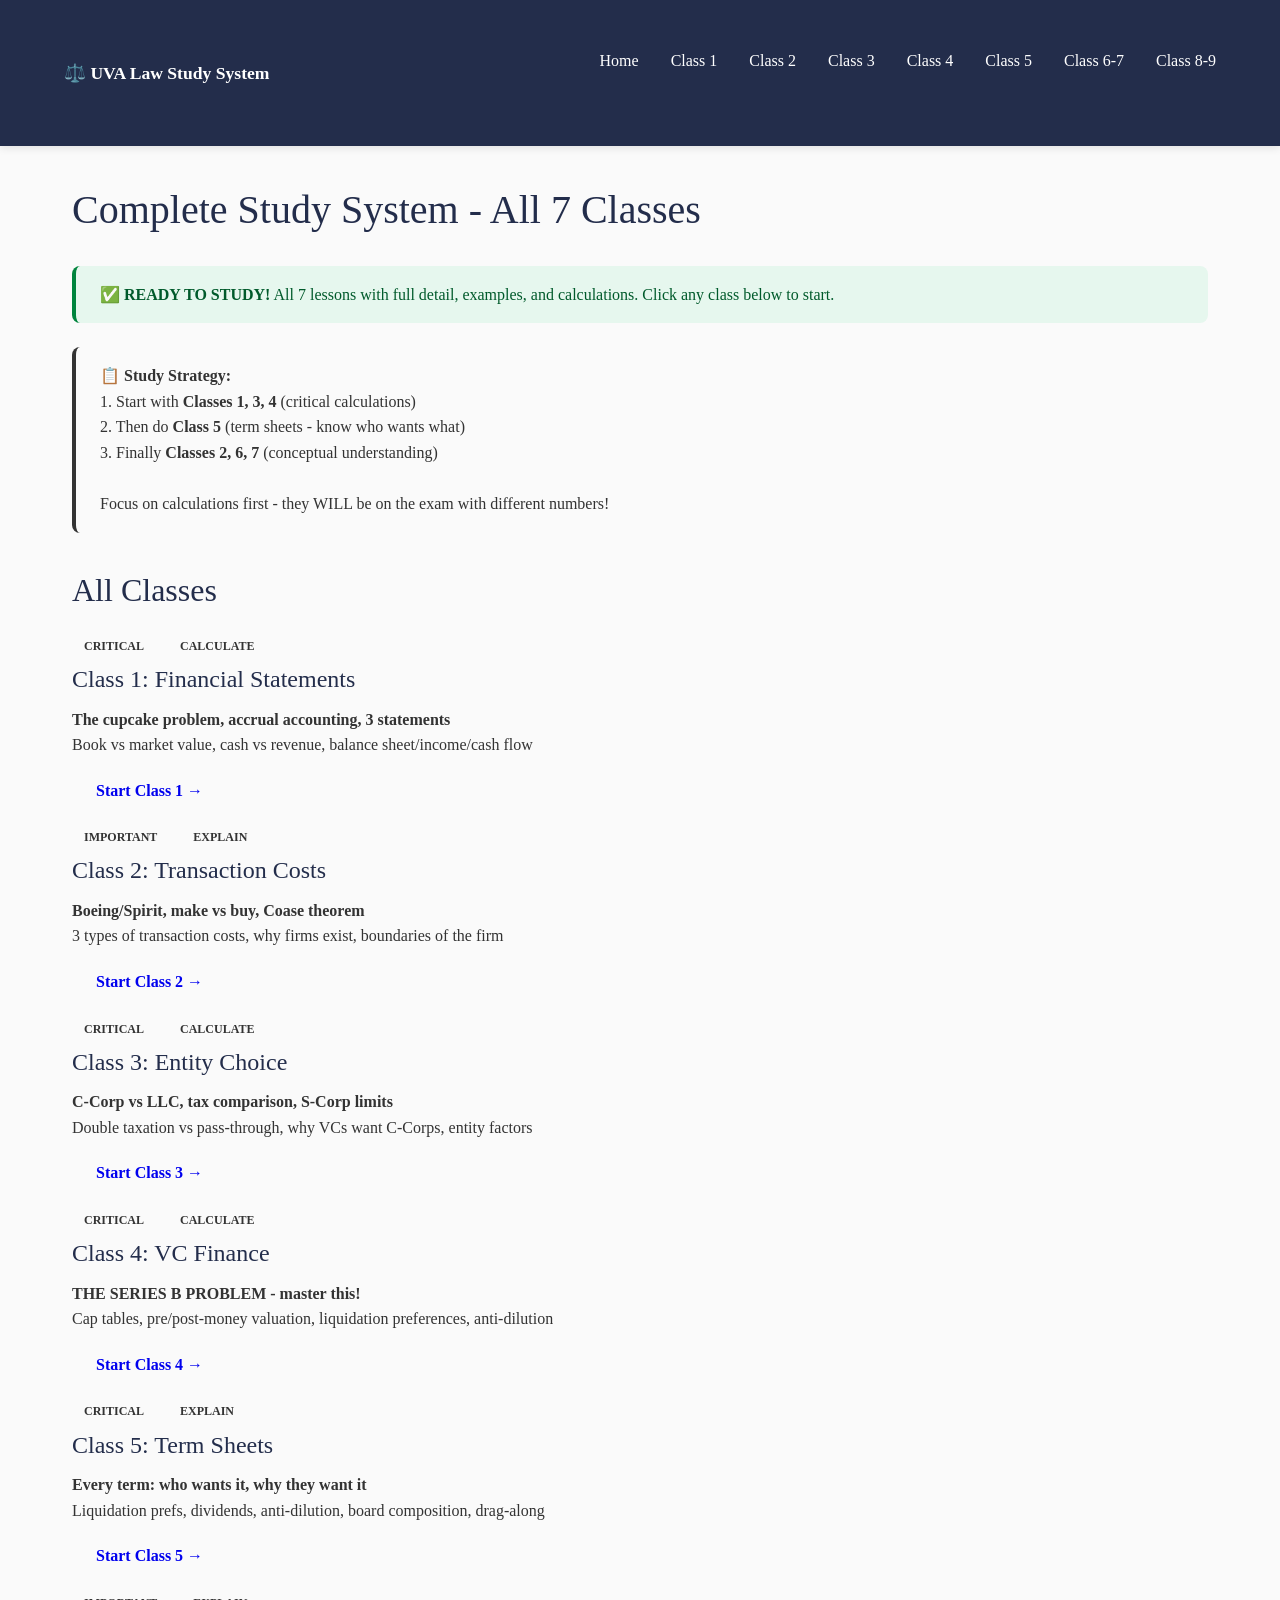
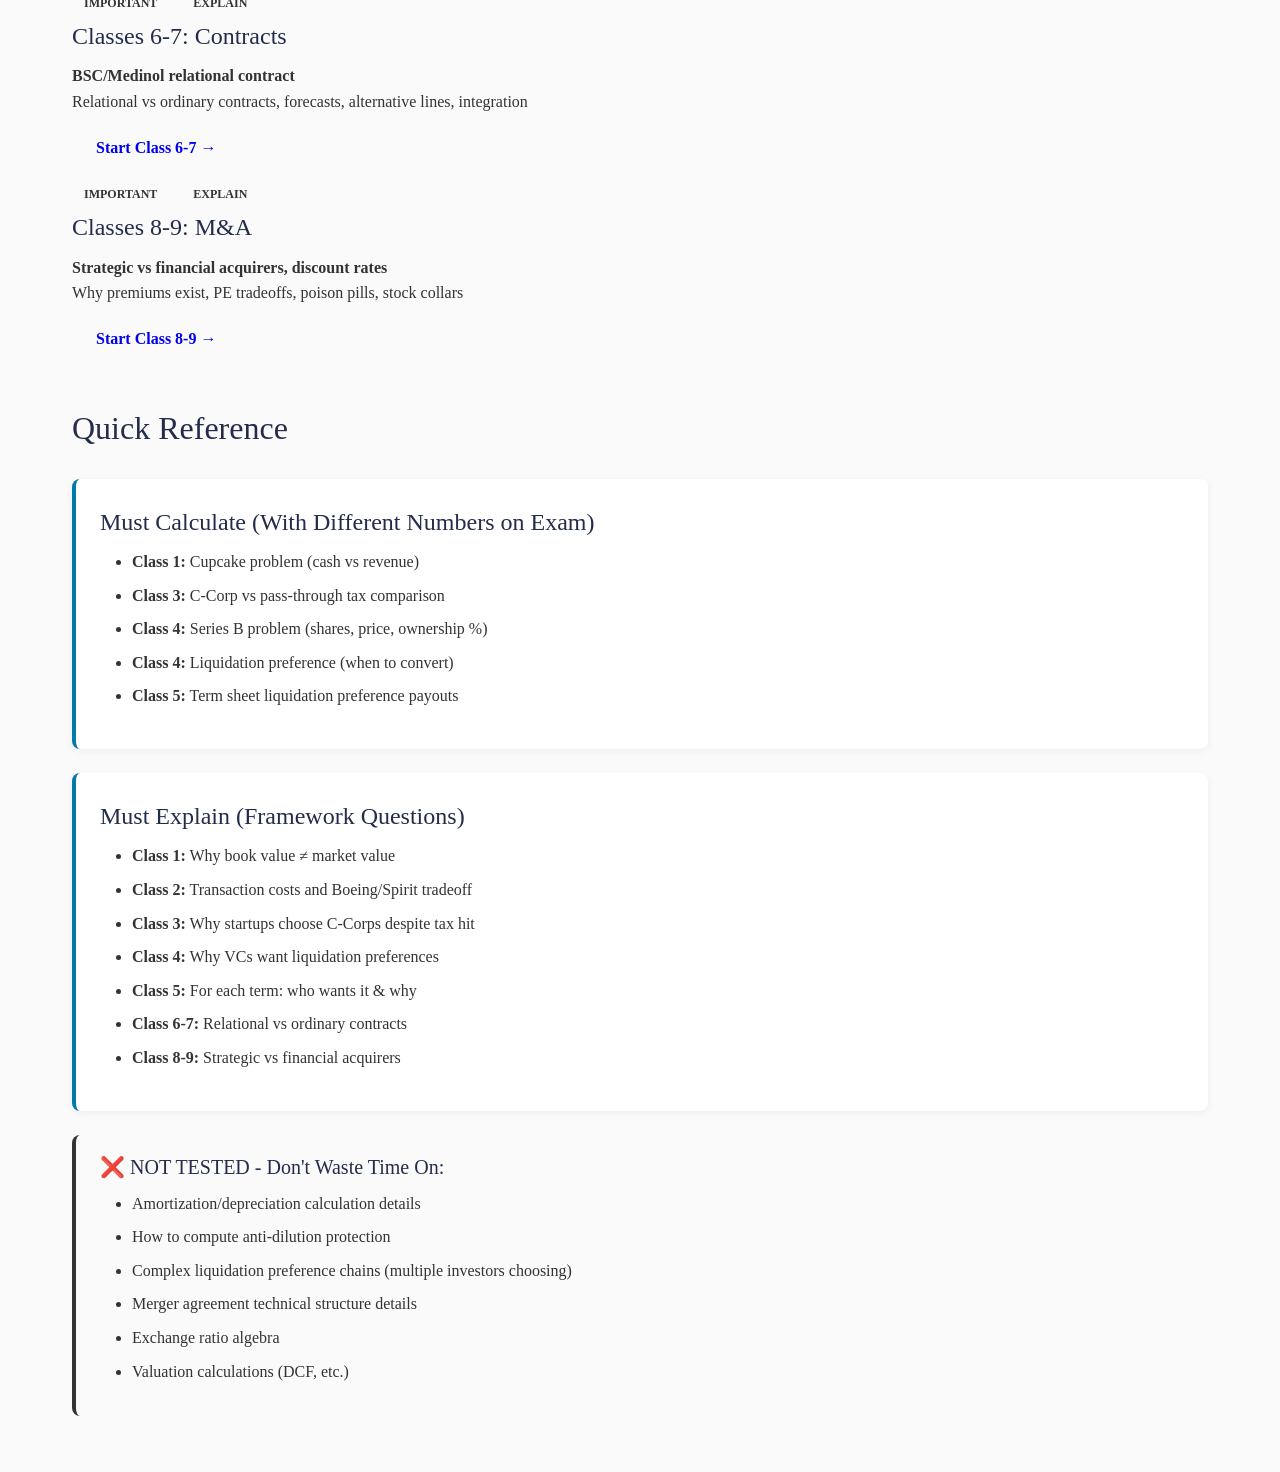
<file: index.html>
<!DOCTYPE html>
<html lang="en">
<head>
    <meta charset="UTF-8">
    <meta name="viewport" content="width=device-width, initial-scale=1.0">
    <title>UVA Law - Intro to Law & Business Study System</title>
    <link rel="stylesheet" href="styles.css">
</head>
<body>
    <nav>
        <div class="container">
            <div class="logo">⚖️ UVA Law Study System</div>
            <ul>
                <li><a href="index.html">Home</a></li>
                <li><a href="class1.html">Class 1</a></li>
                <li><a href="class2.html">Class 2</a></li>
                <li><a href="class3.html">Class 3</a></li>
                <li><a href="class4.html">Class 4</a></li>
                <li><a href="class5.html">Class 5</a></li>
                <li><a href="class6.html">Class 6-7</a></li>
                <li><a href="class7.html">Class 8-9</a></li>
            </ul>
        </div>
    </nav>

    <div class="container">
        <h1>Complete Study System - All 7 Classes</h1>
        
        <div class="alert alert-success">
            <strong>✅ READY TO STUDY!</strong> All 7 lessons with full detail, examples, and calculations.
            Click any class below to start.
        </div>

        <div class="alert alert-exam">
            <strong>📋 Study Strategy:</strong><br>
            1. Start with <strong>Classes 1, 3, 4</strong> (critical calculations)<br>
            2. Then do <strong>Class 5</strong> (term sheets - know who wants what)<br>
            3. Finally <strong>Classes 2, 6, 7</strong> (conceptual understanding)<br>
            <br>
            Focus on calculations first - they WILL be on the exam with different numbers!
        </div>

        <h2>All Classes</h2>

        <div class="lesson-grid">
            <div class="lesson-card">
                <span class="badge critical">CRITICAL</span>
                <span class="badge calculation">CALCULATE</span>
                <h3>Class 1: Financial Statements</h3>
                <p><strong>The cupcake problem, accrual accounting, 3 statements</strong></p>
                <p>Book vs market value, cash vs revenue, balance sheet/income/cash flow</p>
                <a href="class1.html" class="btn">Start Class 1 →</a>
            </div>

            <div class="lesson-card">
                <span class="badge important">IMPORTANT</span>
                <span class="badge explain">EXPLAIN</span>
                <h3>Class 2: Transaction Costs</h3>
                <p><strong>Boeing/Spirit, make vs buy, Coase theorem</strong></p>
                <p>3 types of transaction costs, why firms exist, boundaries of the firm</p>
                <a href="class2.html" class="btn">Start Class 2 →</a>
            </div>

            <div class="lesson-card">
                <span class="badge critical">CRITICAL</span>
                <span class="badge calculation">CALCULATE</span>
                <h3>Class 3: Entity Choice</h3>
                <p><strong>C-Corp vs LLC, tax comparison, S-Corp limits</strong></p>
                <p>Double taxation vs pass-through, why VCs want C-Corps, entity factors</p>
                <a href="class3.html" class="btn">Start Class 3 →</a>
            </div>

            <div class="lesson-card">
                <span class="badge critical">CRITICAL</span>
                <span class="badge calculation">CALCULATE</span>
                <h3>Class 4: VC Finance</h3>
                <p><strong>THE SERIES B PROBLEM - master this!</strong></p>
                <p>Cap tables, pre/post-money valuation, liquidation preferences, anti-dilution</p>
                <a href="class4.html" class="btn">Start Class 4 →</a>
            </div>

            <div class="lesson-card">
                <span class="badge critical">CRITICAL</span>
                <span class="badge explain">EXPLAIN</span>
                <h3>Class 5: Term Sheets</h3>
                <p><strong>Every term: who wants it, why they want it</strong></p>
                <p>Liquidation prefs, dividends, anti-dilution, board composition, drag-along</p>
                <a href="class5.html" class="btn">Start Class 5 →</a>
            </div>

            <div class="lesson-card">
                <span class="badge important">IMPORTANT</span>
                <span class="badge explain">EXPLAIN</span>
                <h3>Classes 6-7: Contracts</h3>
                <p><strong>BSC/Medinol relational contract</strong></p>
                <p>Relational vs ordinary contracts, forecasts, alternative lines, integration</p>
                <a href="class6.html" class="btn">Start Class 6-7 →</a>
            </div>

            <div class="lesson-card">
                <span class="badge important">IMPORTANT</span>
                <span class="badge explain">EXPLAIN</span>
                <h3>Classes 8-9: M&A</h3>
                <p><strong>Strategic vs financial acquirers, discount rates</strong></p>
                <p>Why premiums exist, PE tradeoffs, poison pills, stock collars</p>
                <a href="class7.html" class="btn">Start Class 8-9 →</a>
            </div>
        </div>

        <h2>Quick Reference</h2>
        
        <div class="concept-box">
            <h3>Must Calculate (With Different Numbers on Exam)</h3>
            <ul>
                <li><strong>Class 1:</strong> Cupcake problem (cash vs revenue)</li>
                <li><strong>Class 3:</strong> C-Corp vs pass-through tax comparison</li>
                <li><strong>Class 4:</strong> Series B problem (shares, price, ownership %)</li>
                <li><strong>Class 4:</strong> Liquidation preference (when to convert)</li>
                <li><strong>Class 5:</strong> Term sheet liquidation preference payouts</li>
            </ul>
        </div>

        <div class="concept-box">
            <h3>Must Explain (Framework Questions)</h3>
            <ul>
                <li><strong>Class 1:</strong> Why book value ≠ market value</li>
                <li><strong>Class 2:</strong> Transaction costs and Boeing/Spirit tradeoff</li>
                <li><strong>Class 3:</strong> Why startups choose C-Corps despite tax hit</li>
                <li><strong>Class 4:</strong> Why VCs want liquidation preferences</li>
                <li><strong>Class 5:</strong> For each term: who wants it & why</li>
                <li><strong>Class 6-7:</strong> Relational vs ordinary contracts</li>
                <li><strong>Class 8-9:</strong> Strategic vs financial acquirers</li>
            </ul>
        </div>

        <div class="alert alert-not-tested">
            <h4>❌ NOT TESTED - Don't Waste Time On:</h4>
            <ul>
                <li>Amortization/depreciation calculation details</li>
                <li>How to compute anti-dilution protection</li>
                <li>Complex liquidation preference chains (multiple investors choosing)</li>
                <li>Merger agreement technical structure details</li>
                <li>Exchange ratio algebra</li>
                <li>Valuation calculations (DCF, etc.)</li>
            </ul>
        </div>
    </div>
</body>
</html>
</file>
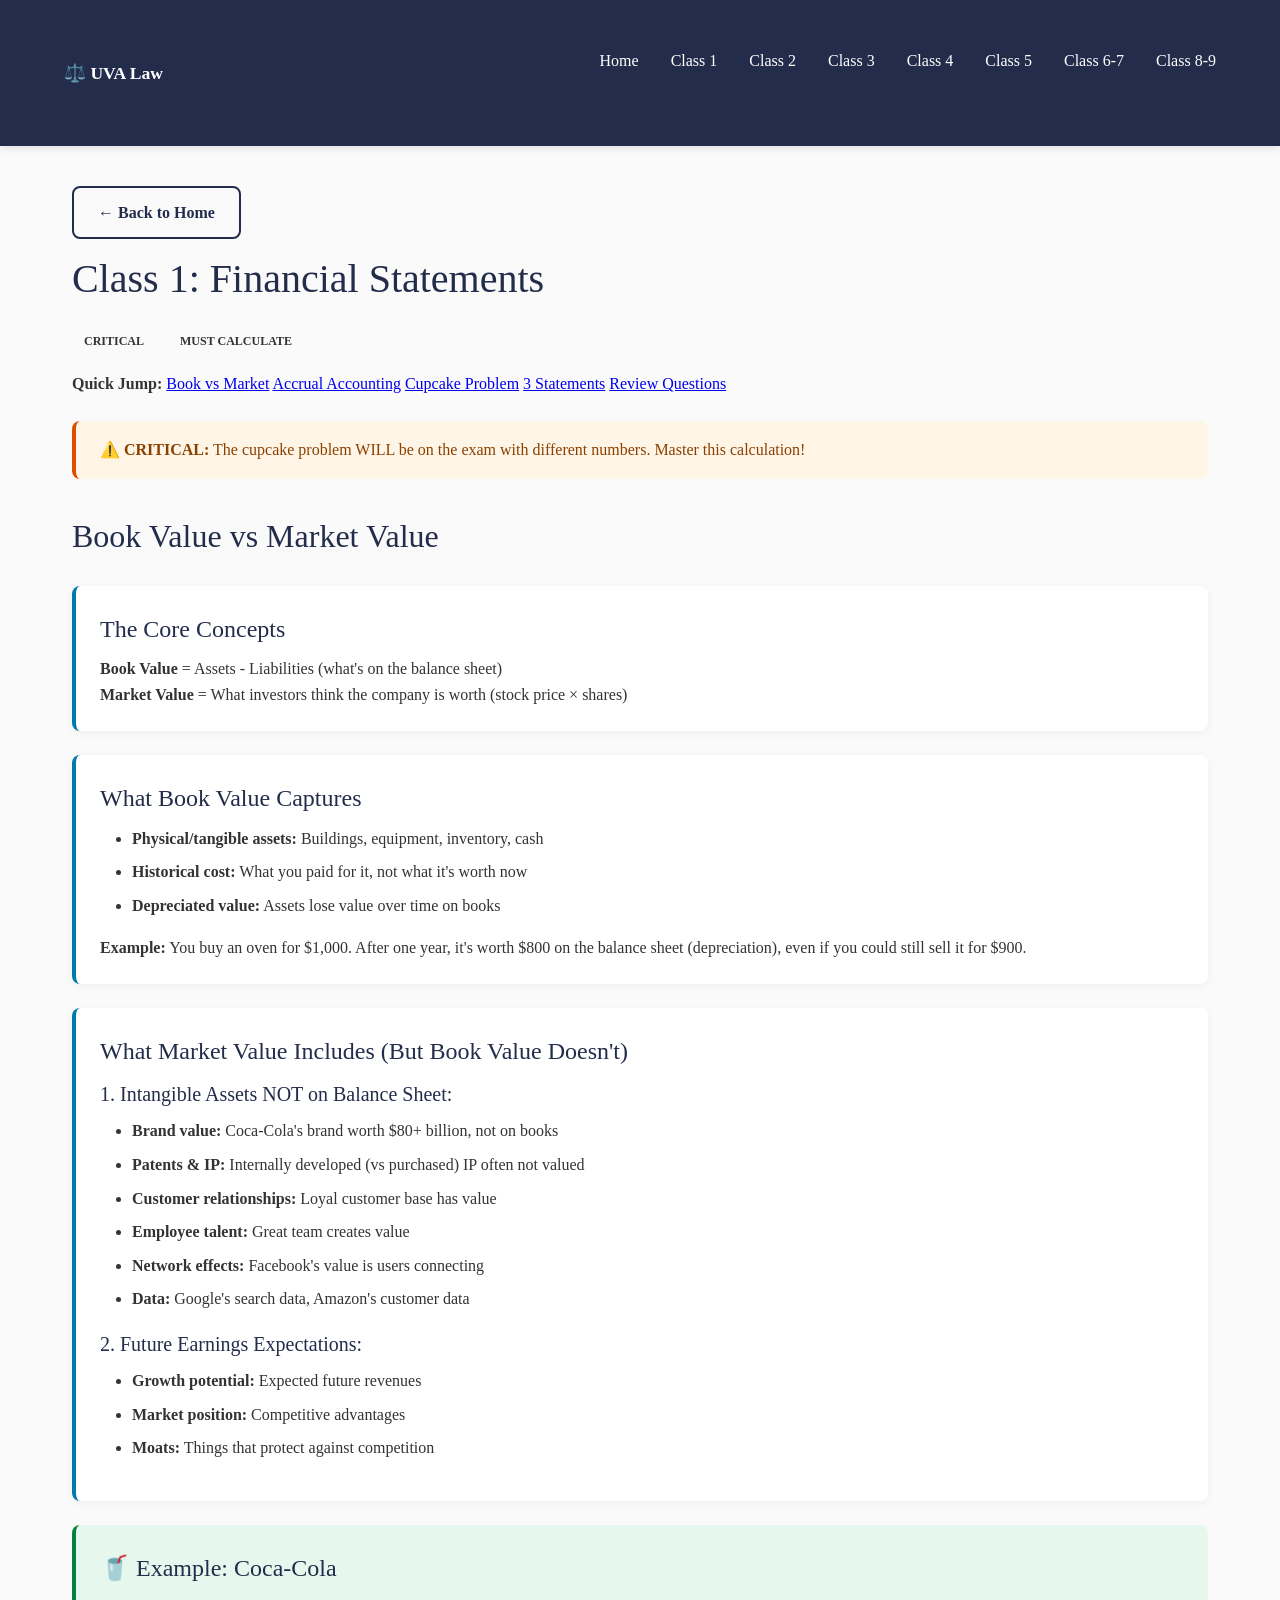
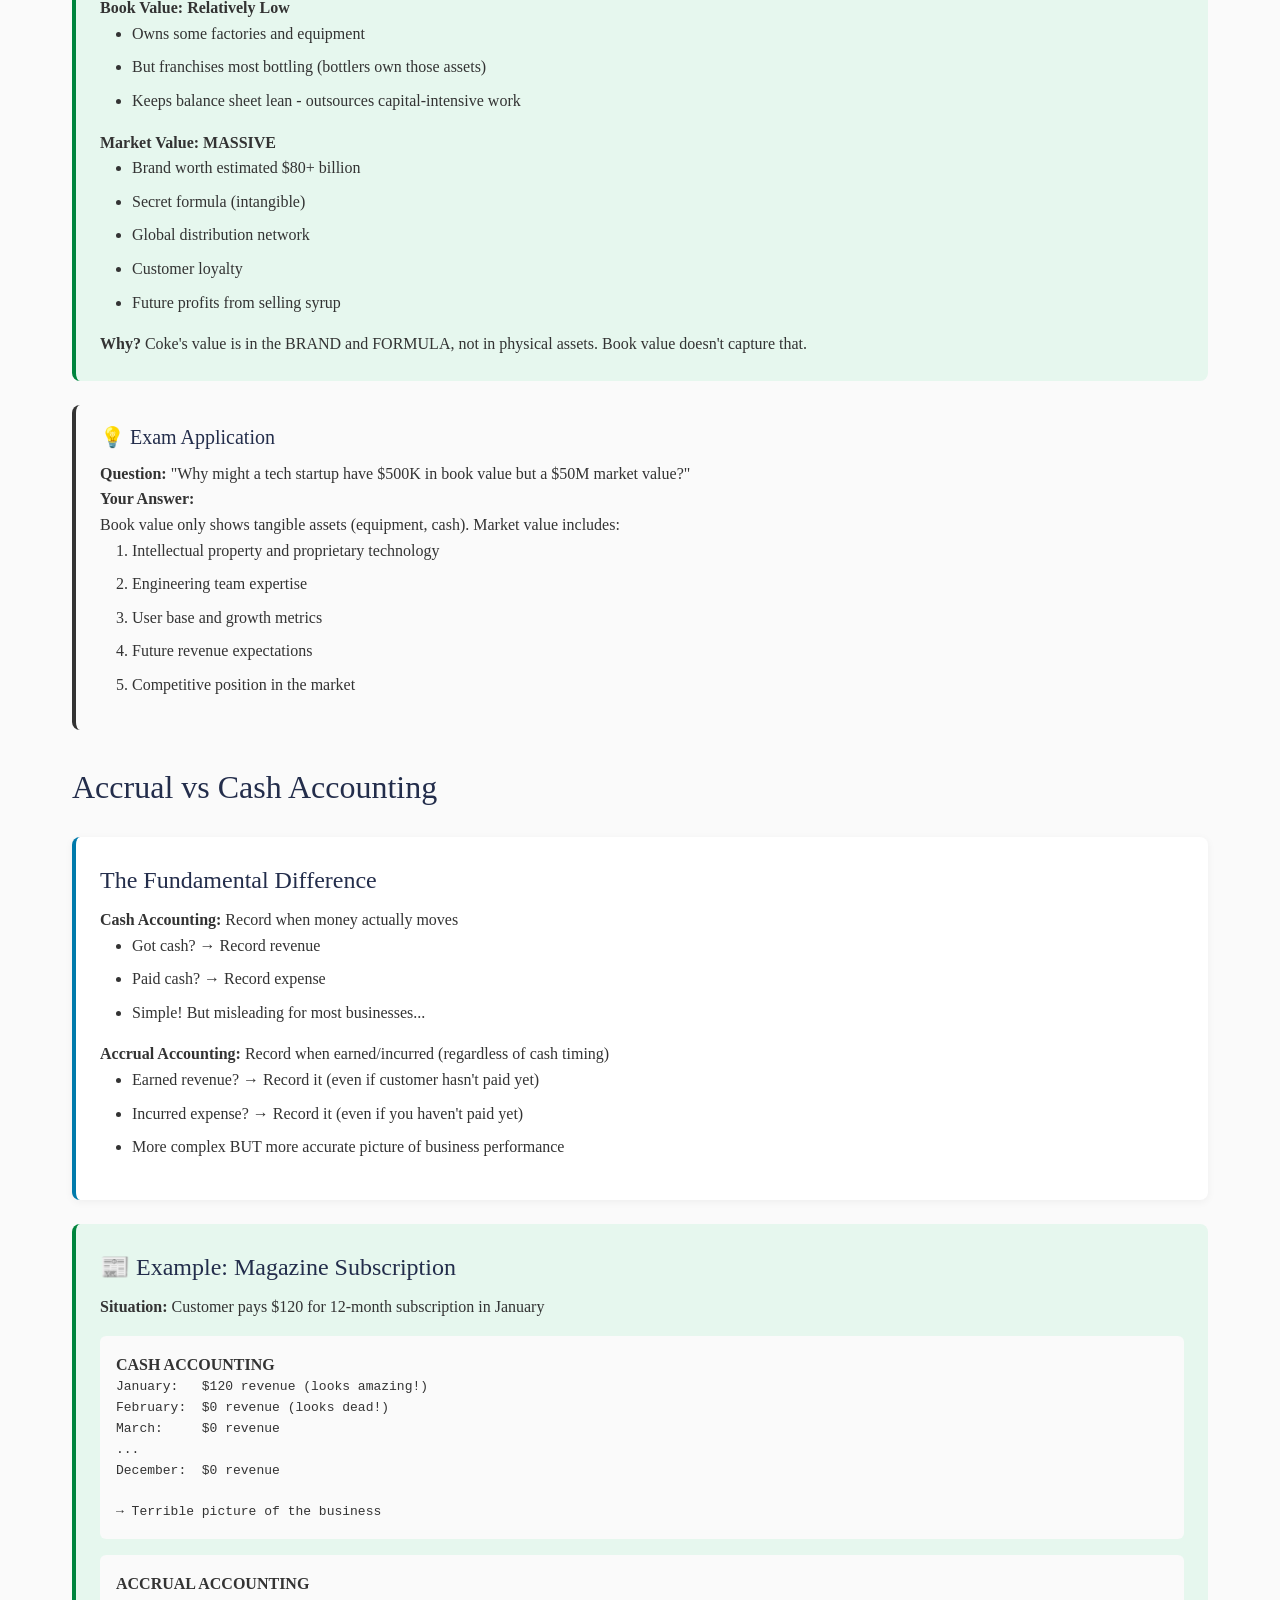
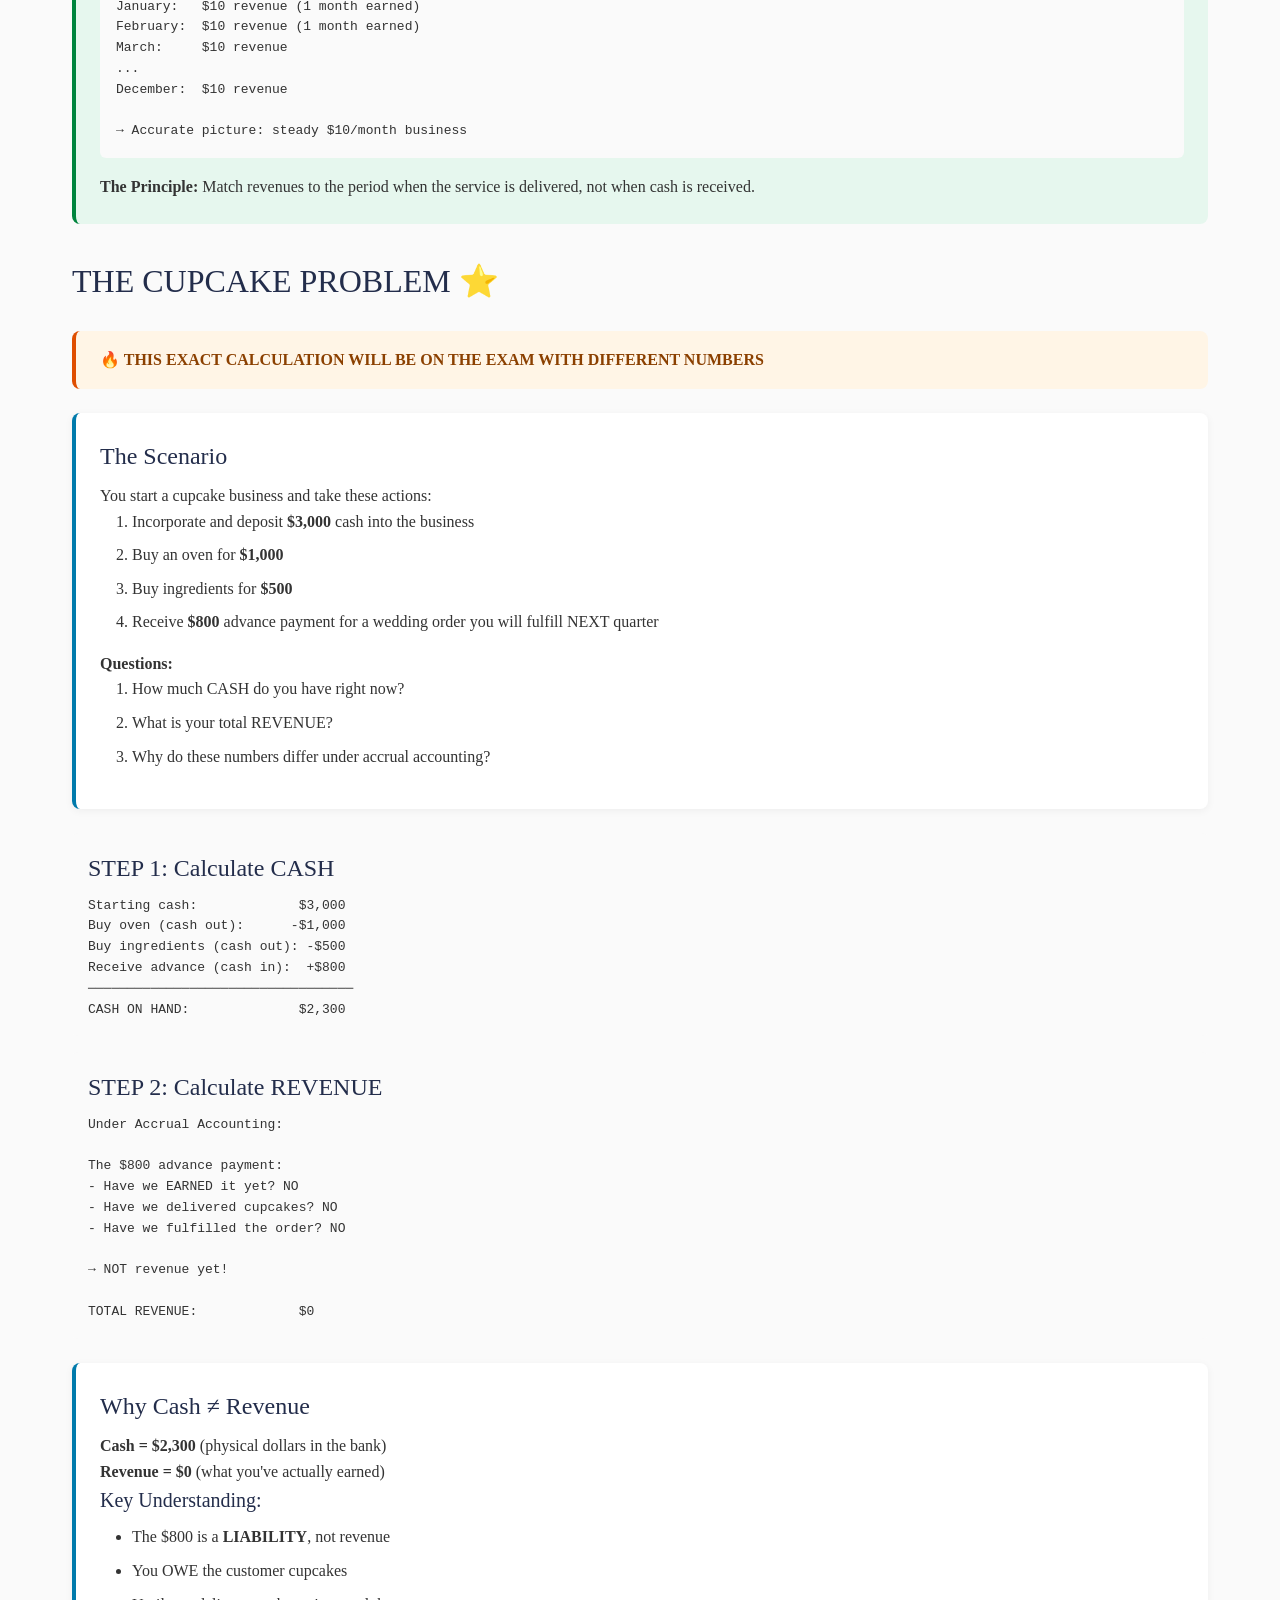
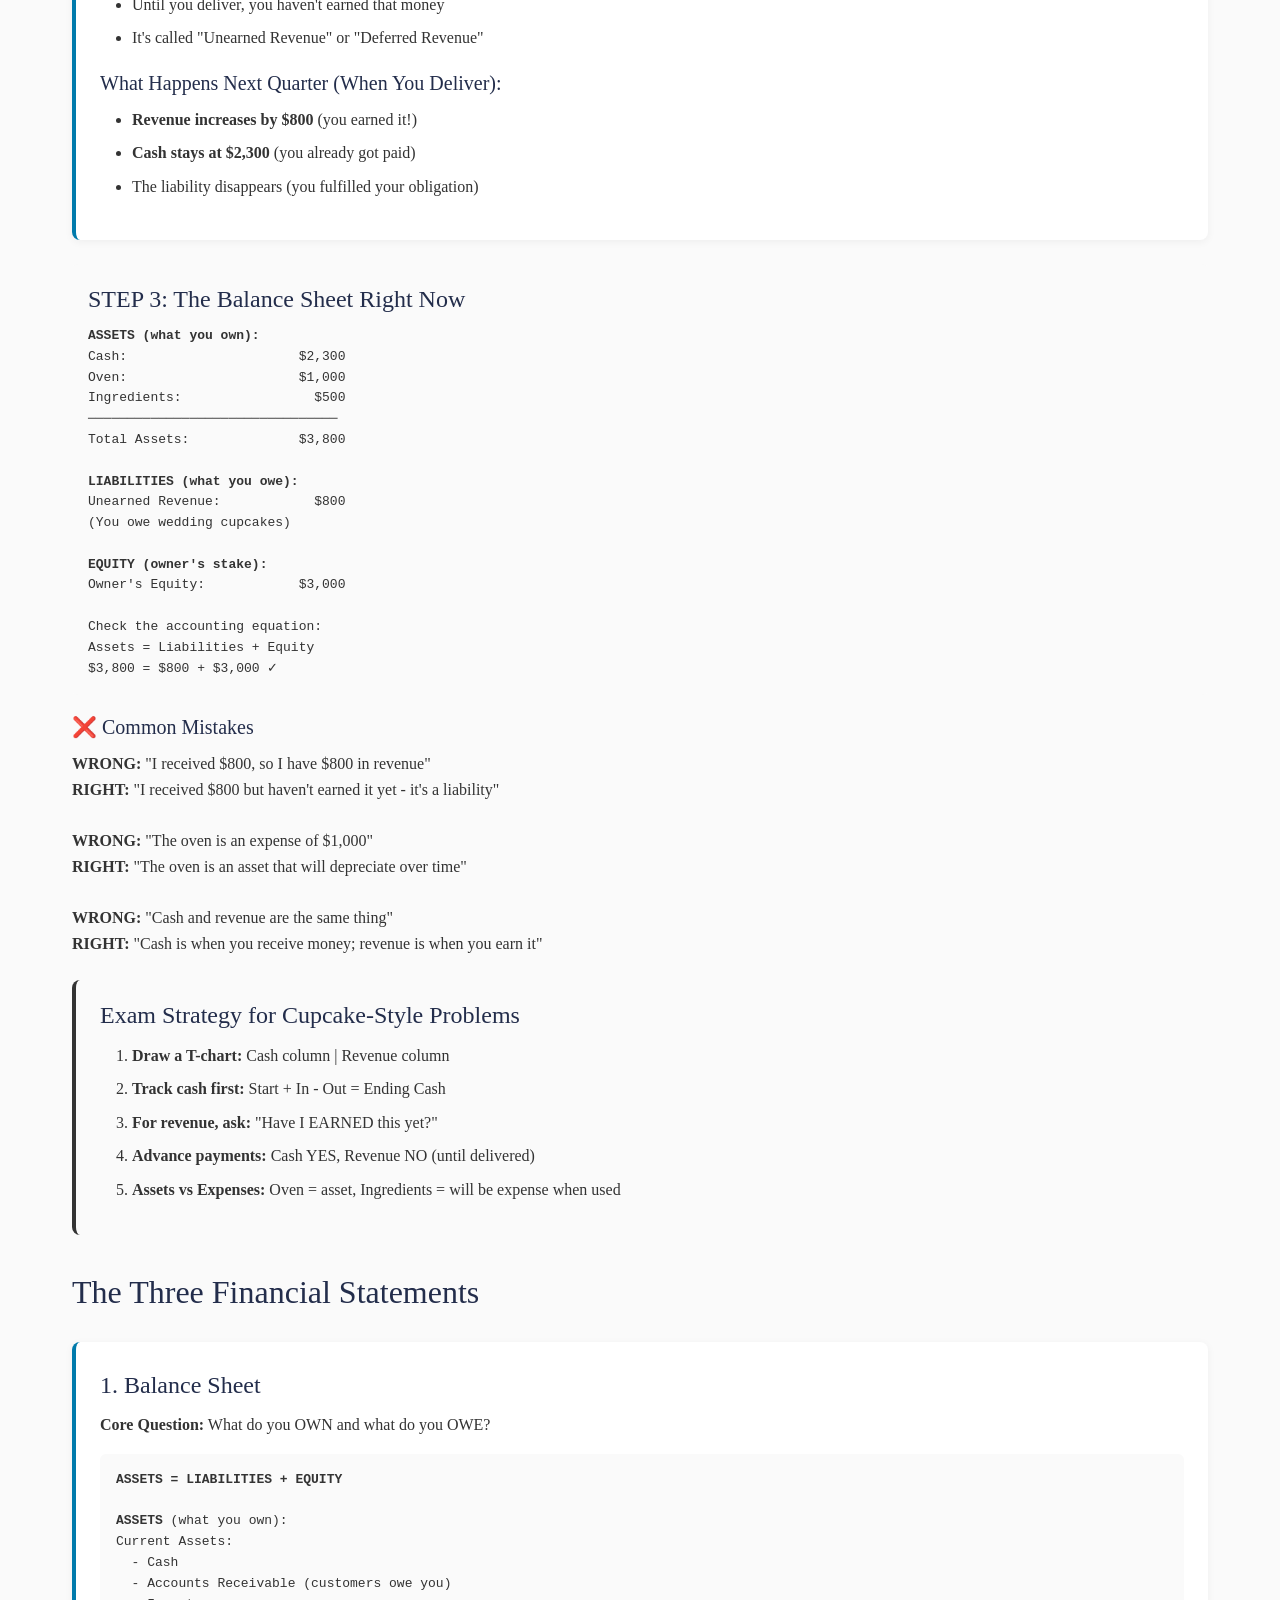
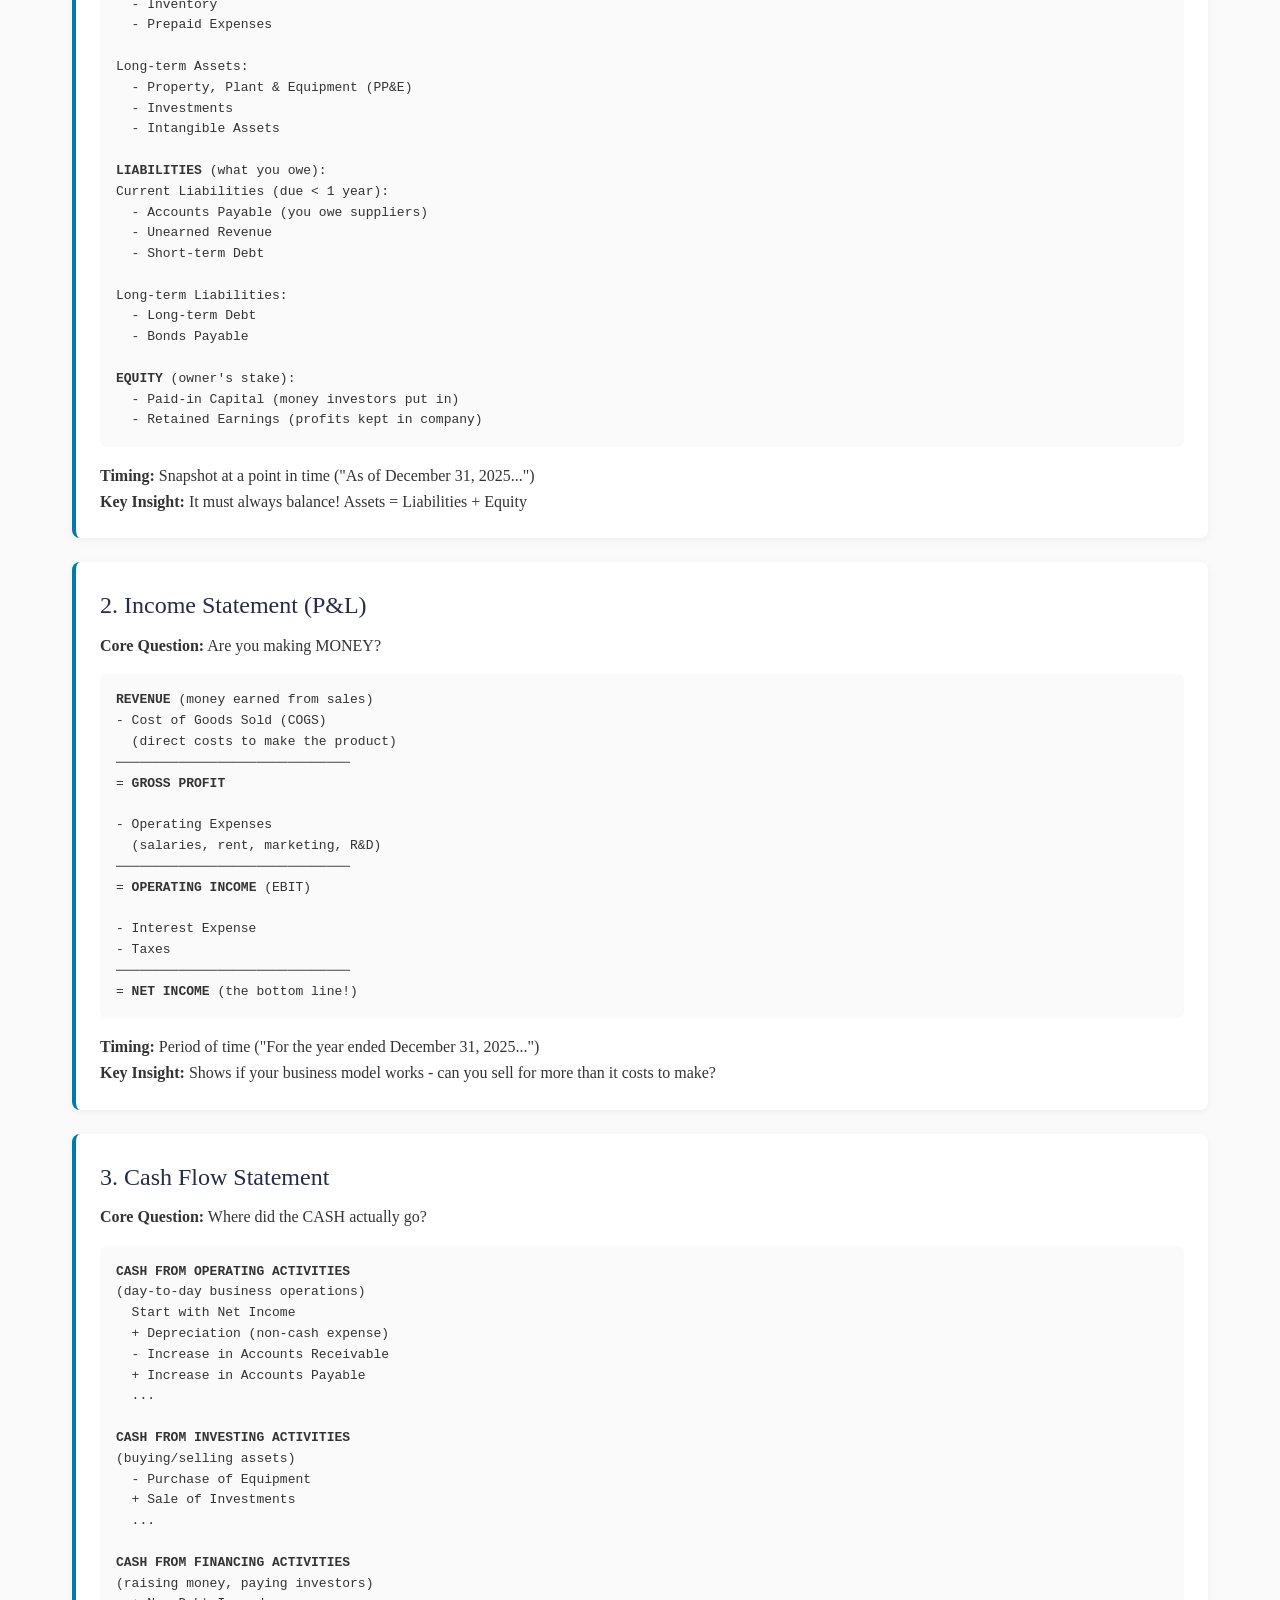
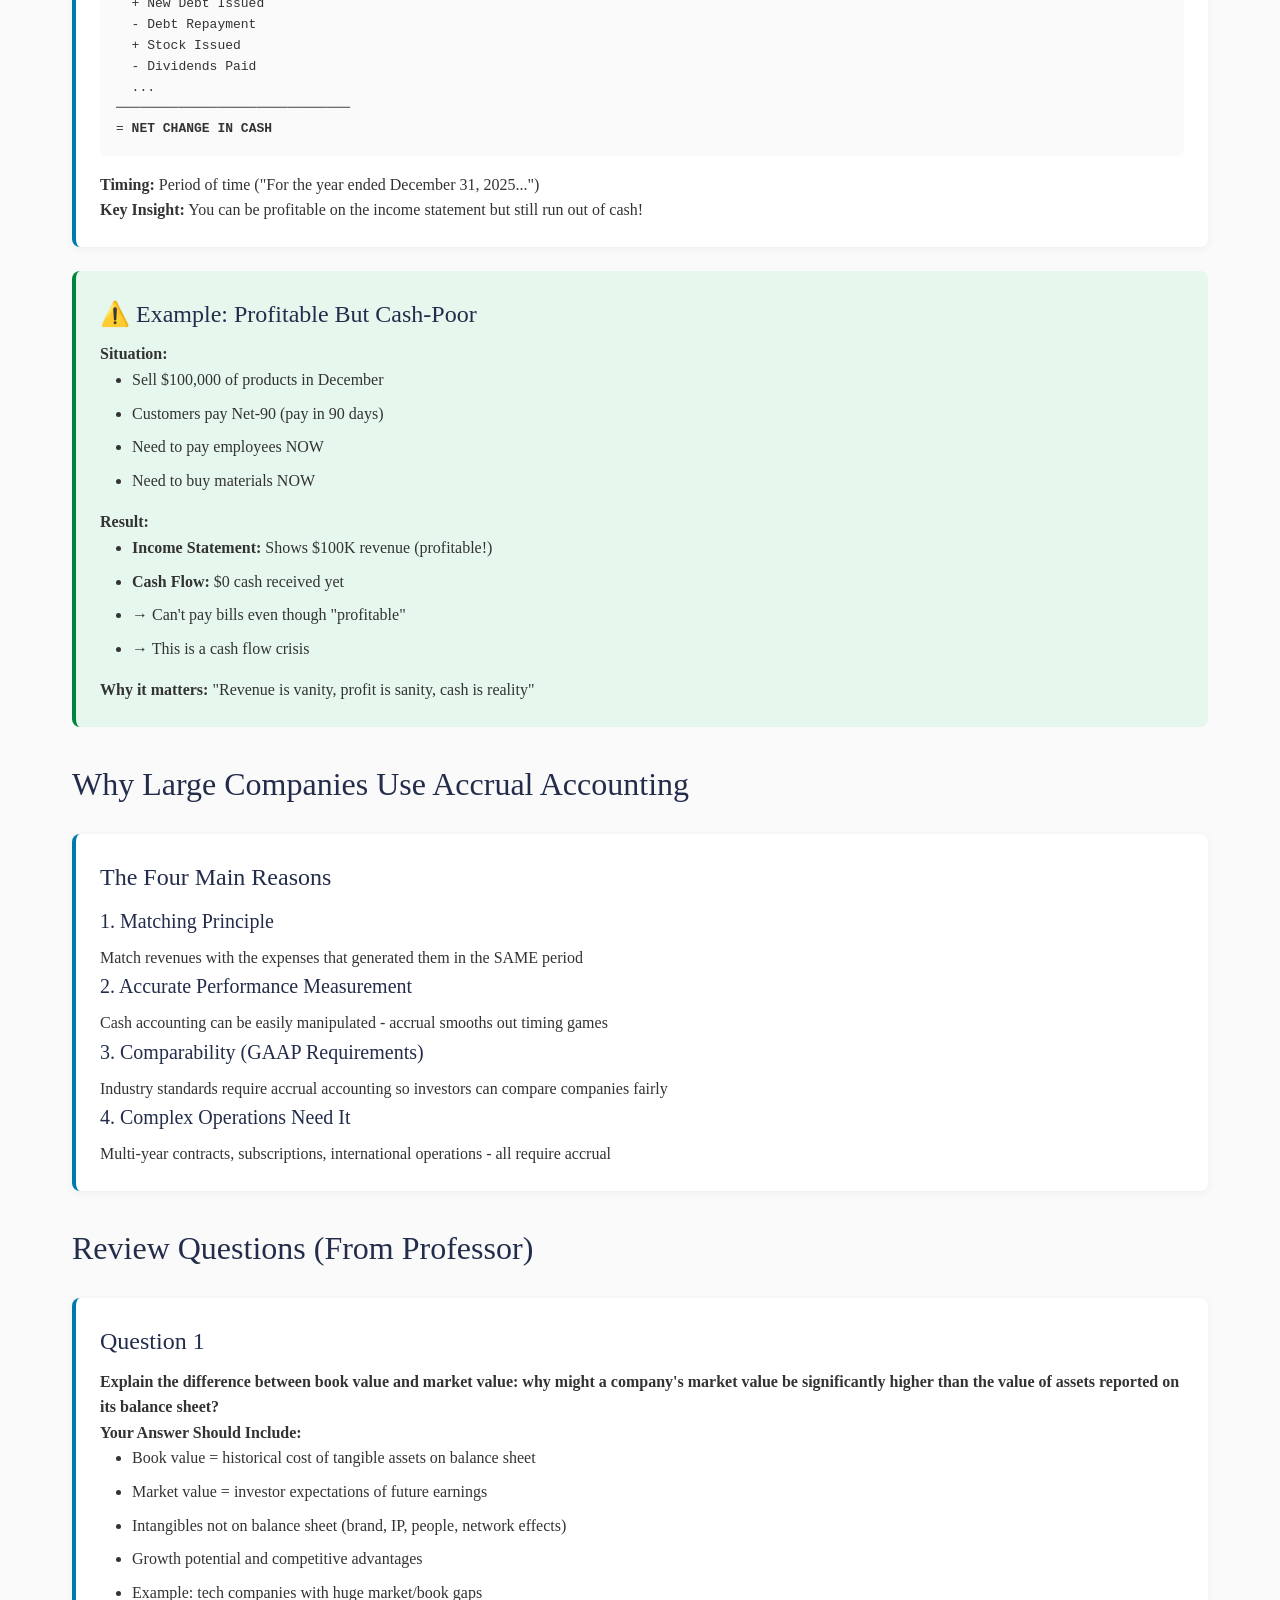
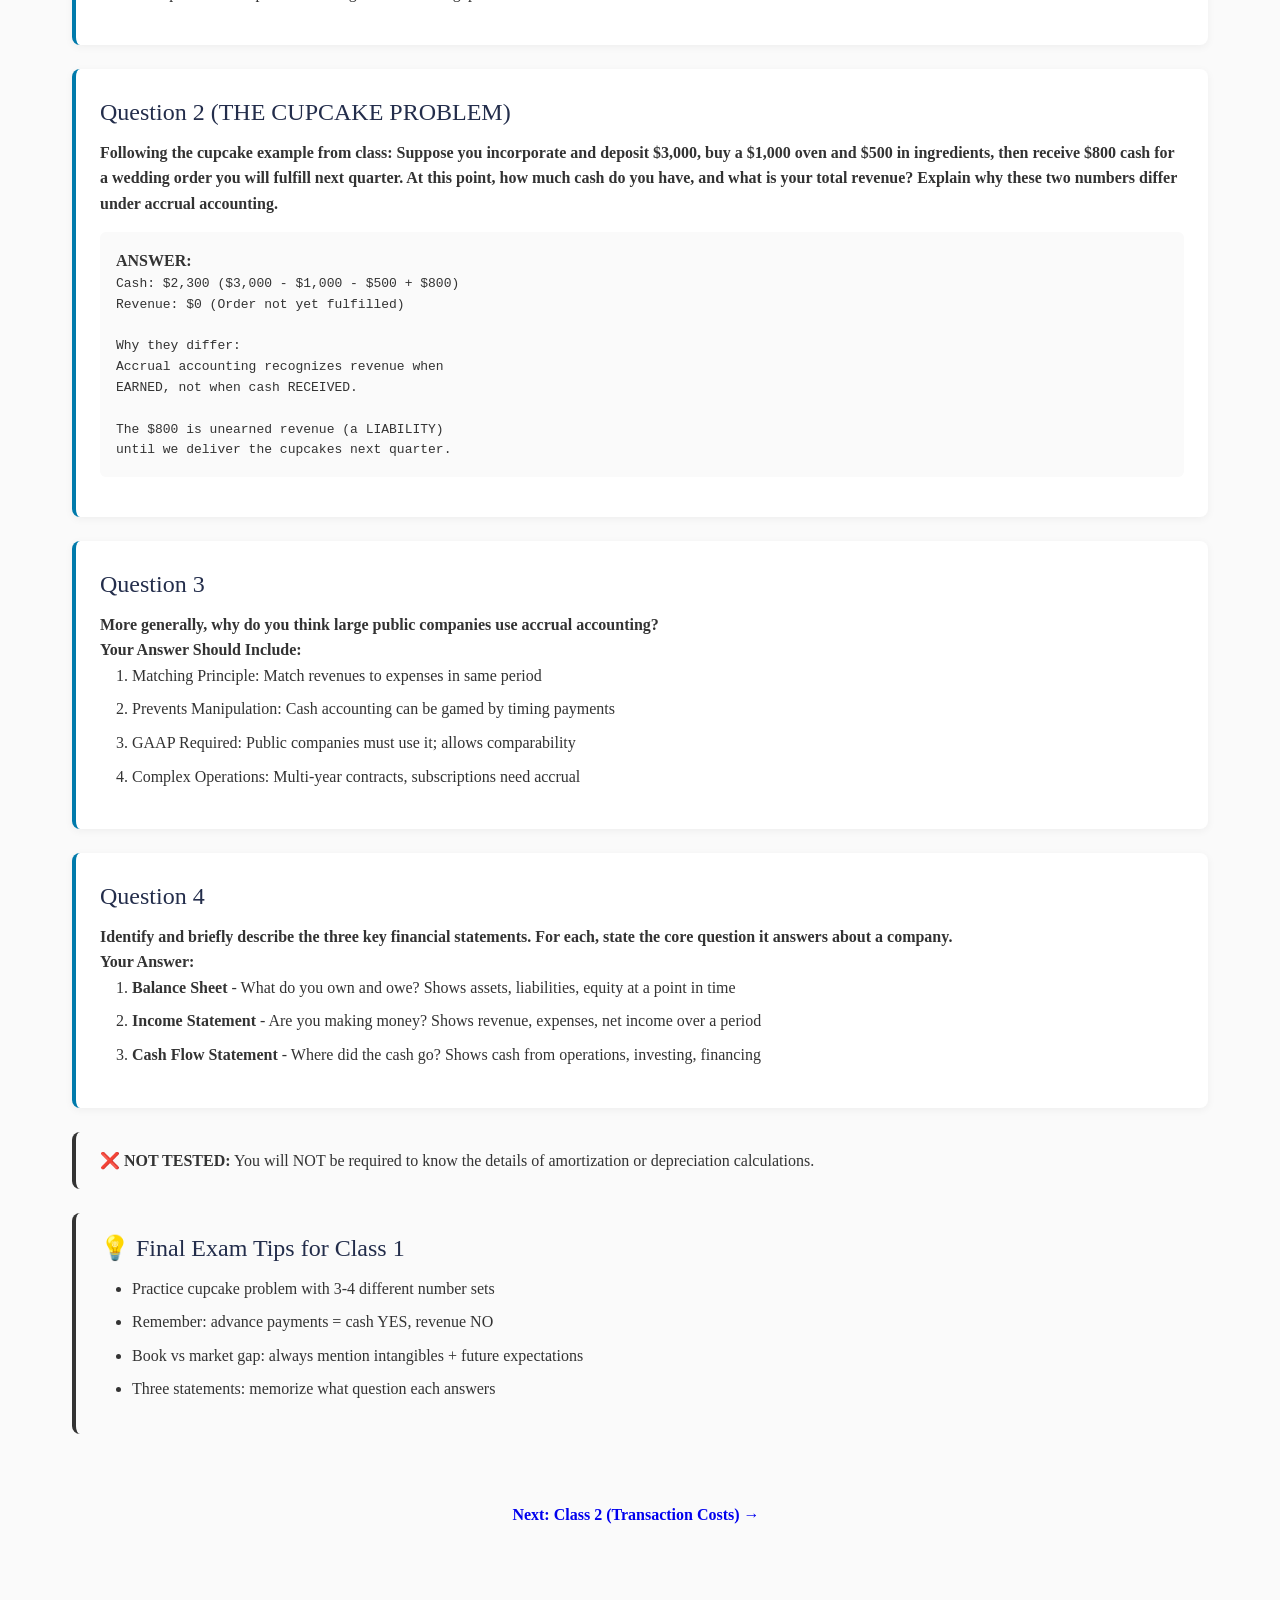
<file: class 1.html>
<!DOCTYPE html>
<html lang="en">
<head>
    <meta charset="UTF-8">
    <meta name="viewport" content="width=device-width, initial-scale=1.0">
    <title>Class 1: Financial Statements - UVA Law</title>
    <link rel="stylesheet" href="styles.css">
</head>
<body>
    <nav>
        <div class="container">
            <div class="logo"><a href="index.html" style="color: white; text-decoration: none;">⚖️ UVA Law</a></div>
            <ul>
                <li><a href="index.html">Home</a></li>
                <li><a href="class1.html">Class 1</a></li>
                <li><a href="class2.html">Class 2</a></li>
                <li><a href="class3.html">Class 3</a></li>
                <li><a href="class4.html">Class 4</a></li>
                <li><a href="class5.html">Class 5</a></li>
                <li><a href="class6.html">Class 6-7</a></li>
                <li><a href="class7.html">Class 8-9</a></li>
            </ul>
        </div>
    </nav>

    <div class="container">
        <a href="index.html" class="btn btn-secondary">← Back to Home</a>
        
        <h1>Class 1: Financial Statements</h1>
        
        <div style="margin: 1rem 0;">
            <span class="badge critical">CRITICAL</span>
            <span class="badge calculation">MUST CALCULATE</span>
        </div>

        <div class="toc">
            <strong>Quick Jump:</strong>
            <a href="#book-value">Book vs Market</a>
            <a href="#accrual">Accrual Accounting</a>
            <a href="#cupcake">Cupcake Problem</a>
            <a href="#statements">3 Statements</a>
            <a href="#review">Review Questions</a>
        </div>

        <div class="alert alert-warning">
            <strong>⚠️ CRITICAL:</strong> The cupcake problem WILL be on the exam with different numbers. Master this calculation!
        </div>

        <h2 id="book-value">Book Value vs Market Value</h2>

        <div class="concept-box">
            <h3>The Core Concepts</h3>
            <p><strong>Book Value</strong> = Assets - Liabilities (what's on the balance sheet)</p>
            <p><strong>Market Value</strong> = What investors think the company is worth (stock price × shares)</p>
        </div>

        <div class="concept-box">
            <h3>What Book Value Captures</h3>
            <ul>
                <li><strong>Physical/tangible assets:</strong> Buildings, equipment, inventory, cash</li>
                <li><strong>Historical cost:</strong> What you paid for it, not what it's worth now</li>
                <li><strong>Depreciated value:</strong> Assets lose value over time on books</li>
            </ul>

            <p><strong>Example:</strong> You buy an oven for $1,000. After one year, it's worth $800 on the balance sheet (depreciation), even if you could still sell it for $900.</p>
        </div>

        <div class="concept-box">
            <h3>What Market Value Includes (But Book Value Doesn't)</h3>

            <h4>1. Intangible Assets NOT on Balance Sheet:</h4>
            <ul>
                <li><strong>Brand value:</strong> Coca-Cola's brand worth $80+ billion, not on books</li>
                <li><strong>Patents & IP:</strong> Internally developed (vs purchased) IP often not valued</li>
                <li><strong>Customer relationships:</strong> Loyal customer base has value</li>
                <li><strong>Employee talent:</strong> Great team creates value</li>
                <li><strong>Network effects:</strong> Facebook's value is users connecting</li>
                <li><strong>Data:</strong> Google's search data, Amazon's customer data</li>
            </ul>

            <h4>2. Future Earnings Expectations:</h4>
            <ul>
                <li><strong>Growth potential:</strong> Expected future revenues</li>
                <li><strong>Market position:</strong> Competitive advantages</li>
                <li><strong>Moats:</strong> Things that protect against competition</li>
            </ul>
        </div>

        <div class="example-box">
            <h3>🥤 Example: Coca-Cola</h3>
            
            <p><strong>Book Value: Relatively Low</strong></p>
            <ul>
                <li>Owns some factories and equipment</li>
                <li>But franchises most bottling (bottlers own those assets)</li>
                <li>Keeps balance sheet lean - outsources capital-intensive work</li>
            </ul>

            <p><strong>Market Value: MASSIVE</strong></p>
            <ul>
                <li>Brand worth estimated $80+ billion</li>
                <li>Secret formula (intangible)</li>
                <li>Global distribution network</li>
                <li>Customer loyalty</li>
                <li>Future profits from selling syrup</li>
            </ul>

            <p><strong>Why?</strong> Coke's value is in the BRAND and FORMULA, not in physical assets. Book value doesn't capture that.</p>
        </div>

        <div class="alert alert-exam">
            <h4>💡 Exam Application</h4>
            <p><strong>Question:</strong> "Why might a tech startup have $500K in book value but a $50M market value?"</p>
            
            <p><strong>Your Answer:</strong></p>
            <p>Book value only shows tangible assets (equipment, cash). Market value includes:</p>
            <ol>
                <li>Intellectual property and proprietary technology</li>
                <li>Engineering team expertise</li>
                <li>User base and growth metrics</li>
                <li>Future revenue expectations</li>
                <li>Competitive position in the market</li>
            </ol>
        </div>

        <h2 id="accrual">Accrual vs Cash Accounting</h2>

        <div class="concept-box">
            <h3>The Fundamental Difference</h3>

            <p><strong>Cash Accounting:</strong> Record when money actually moves</p>
            <ul>
                <li>Got cash? → Record revenue</li>
                <li>Paid cash? → Record expense</li>
                <li>Simple! But misleading for most businesses...</li>
            </ul>

            <p><strong>Accrual Accounting:</strong> Record when earned/incurred (regardless of cash timing)</p>
            <ul>
                <li>Earned revenue? → Record it (even if customer hasn't paid yet)</li>
                <li>Incurred expense? → Record it (even if you haven't paid yet)</li>
                <li>More complex BUT more accurate picture of business performance</li>
            </ul>
        </div>

        <div class="example-box">
            <h3>📰 Example: Magazine Subscription</h3>
            
            <p><strong>Situation:</strong> Customer pays $120 for 12-month subscription in January</p>

            <div class="calculation-box">
                <strong>CASH ACCOUNTING</strong>
                <pre>January:   $120 revenue (looks amazing!)
February:  $0 revenue (looks dead!)
March:     $0 revenue
...
December:  $0 revenue

→ Terrible picture of the business</pre>
            </div>

            <div class="calculation-box">
                <strong>ACCRUAL ACCOUNTING</strong>
                <pre>January:   $10 revenue (1 month earned)
February:  $10 revenue (1 month earned)
March:     $10 revenue
...
December:  $10 revenue

→ Accurate picture: steady $10/month business</pre>
            </div>

            <p><strong>The Principle:</strong> Match revenues to the period when the service is delivered, not when cash is received.</p>
        </div>

        <h2 id="cupcake">THE CUPCAKE PROBLEM ⭐</h2>

        <div class="alert alert-warning">
            <strong>🔥 THIS EXACT CALCULATION WILL BE ON THE EXAM WITH DIFFERENT NUMBERS</strong>
        </div>

        <div class="concept-box">
            <h3>The Scenario</h3>
            <p>You start a cupcake business and take these actions:</p>
            <ol>
                <li>Incorporate and deposit <strong>$3,000</strong> cash into the business</li>
                <li>Buy an oven for <strong>$1,000</strong></li>
                <li>Buy ingredients for <strong>$500</strong></li>
                <li>Receive <strong>$800</strong> advance payment for a wedding order you will fulfill NEXT quarter</li>
            </ol>

            <p><strong>Questions:</strong></p>
            <ol>
                <li>How much CASH do you have right now?</li>
                <li>What is your total REVENUE?</li>
                <li>Why do these numbers differ under accrual accounting?</li>
            </ol>
        </div>

        <div class="calculation-box">
            <h3>STEP 1: Calculate CASH</h3>
            <pre>Starting cash:             $3,000
Buy oven (cash out):      -$1,000
Buy ingredients (cash out): -$500
Receive advance (cash in):  +$800
──────────────────────────────────
CASH ON HAND:              $2,300</pre>
        </div>

        <div class="calculation-box">
            <h3>STEP 2: Calculate REVENUE</h3>
            <pre>Under Accrual Accounting:

The $800 advance payment:
- Have we EARNED it yet? NO
- Have we delivered cupcakes? NO
- Have we fulfilled the order? NO

→ NOT revenue yet!

TOTAL REVENUE:             $0</pre>
        </div>

        <div class="concept-box">
            <h3>Why Cash ≠ Revenue</h3>

            <p><strong>Cash = $2,300</strong> (physical dollars in the bank)</p>
            <p><strong>Revenue = $0</strong> (what you've actually earned)</p>

            <h4>Key Understanding:</h4>
            <ul>
                <li>The $800 is a <strong>LIABILITY</strong>, not revenue</li>
                <li>You OWE the customer cupcakes</li>
                <li>Until you deliver, you haven't earned that money</li>
                <li>It's called "Unearned Revenue" or "Deferred Revenue"</li>
            </ul>

            <h4>What Happens Next Quarter (When You Deliver):</h4>
            <ul>
                <li><strong>Revenue increases by $800</strong> (you earned it!)</li>
                <li><strong>Cash stays at $2,300</strong> (you already got paid)</li>
                <li>The liability disappears (you fulfilled your obligation)</li>
            </ul>
        </div>

        <div class="calculation-box">
            <h3>STEP 3: The Balance Sheet Right Now</h3>
            <pre><strong>ASSETS (what you own):</strong>
Cash:                      $2,300
Oven:                      $1,000
Ingredients:                 $500
────────────────────────────────
Total Assets:              $3,800

<strong>LIABILITIES (what you owe):</strong>
Unearned Revenue:            $800
(You owe wedding cupcakes)

<strong>EQUITY (owner's stake):</strong>
Owner's Equity:            $3,000

Check the accounting equation:
Assets = Liabilities + Equity
$3,800 = $800 + $3,000 ✓</pre>
        </div>

        <div class="mistake-box">
            <h4>❌ Common Mistakes</h4>
            
            <p><strong>WRONG:</strong> "I received $800, so I have $800 in revenue"</p>
            <p><strong>RIGHT:</strong> "I received $800 but haven't earned it yet - it's a liability"</p>
            <br>
            <p><strong>WRONG:</strong> "The oven is an expense of $1,000"</p>
            <p><strong>RIGHT:</strong> "The oven is an asset that will depreciate over time"</p>
            <br>
            <p><strong>WRONG:</strong> "Cash and revenue are the same thing"</p>
            <p><strong>RIGHT:</strong> "Cash is when you receive money; revenue is when you earn it"</p>
        </div>

        <div class="alert alert-exam">
            <h3>Exam Strategy for Cupcake-Style Problems</h3>
            <ol>
                <li><strong>Draw a T-chart:</strong> Cash column | Revenue column</li>
                <li><strong>Track cash first:</strong> Start + In - Out = Ending Cash</li>
                <li><strong>For revenue, ask:</strong> "Have I EARNED this yet?"</li>
                <li><strong>Advance payments:</strong> Cash YES, Revenue NO (until delivered)</li>
                <li><strong>Assets vs Expenses:</strong> Oven = asset, Ingredients = will be expense when used</li>
            </ol>
        </div>

        <h2 id="statements">The Three Financial Statements</h2>

        <div class="concept-box">
            <h3>1. Balance Sheet</h3>
            <p><strong>Core Question:</strong> What do you OWN and what do you OWE?</p>

            <div class="calculation-box">
                <pre><strong>ASSETS = LIABILITIES + EQUITY</strong>

<strong>ASSETS</strong> (what you own):
Current Assets:
  - Cash
  - Accounts Receivable (customers owe you)
  - Inventory
  - Prepaid Expenses

Long-term Assets:
  - Property, Plant & Equipment (PP&E)
  - Investments
  - Intangible Assets

<strong>LIABILITIES</strong> (what you owe):
Current Liabilities (due < 1 year):
  - Accounts Payable (you owe suppliers)
  - Unearned Revenue
  - Short-term Debt

Long-term Liabilities:
  - Long-term Debt
  - Bonds Payable

<strong>EQUITY</strong> (owner's stake):
  - Paid-in Capital (money investors put in)
  - Retained Earnings (profits kept in company)</pre>
            </div>

            <p><strong>Timing:</strong> Snapshot at a point in time ("As of December 31, 2025...")</p>
            <p><strong>Key Insight:</strong> It must always balance! Assets = Liabilities + Equity</p>
        </div>

        <div class="concept-box">
            <h3>2. Income Statement (P&L)</h3>
            <p><strong>Core Question:</strong> Are you making MONEY?</p>

            <div class="calculation-box">
                <pre><strong>REVENUE</strong> (money earned from sales)
- Cost of Goods Sold (COGS)
  (direct costs to make the product)
──────────────────────────────
= <strong>GROSS PROFIT</strong>

- Operating Expenses
  (salaries, rent, marketing, R&D)
──────────────────────────────
= <strong>OPERATING INCOME</strong> (EBIT)

- Interest Expense
- Taxes
──────────────────────────────
= <strong>NET INCOME</strong> (the bottom line!)</pre>
            </div>

            <p><strong>Timing:</strong> Period of time ("For the year ended December 31, 2025...")</p>
            <p><strong>Key Insight:</strong> Shows if your business model works - can you sell for more than it costs to make?</p>
        </div>

        <div class="concept-box">
            <h3>3. Cash Flow Statement</h3>
            <p><strong>Core Question:</strong> Where did the CASH actually go?</p>

            <div class="calculation-box">
                <pre><strong>CASH FROM OPERATING ACTIVITIES</strong>
(day-to-day business operations)
  Start with Net Income
  + Depreciation (non-cash expense)
  - Increase in Accounts Receivable
  + Increase in Accounts Payable
  ...

<strong>CASH FROM INVESTING ACTIVITIES</strong>
(buying/selling assets)
  - Purchase of Equipment
  + Sale of Investments
  ...

<strong>CASH FROM FINANCING ACTIVITIES</strong>
(raising money, paying investors)
  + New Debt Issued
  - Debt Repayment
  + Stock Issued
  - Dividends Paid
  ...
──────────────────────────────
= <strong>NET CHANGE IN CASH</strong></pre>
            </div>

            <p><strong>Timing:</strong> Period of time ("For the year ended December 31, 2025...")</p>
            <p><strong>Key Insight:</strong> You can be profitable on the income statement but still run out of cash!</p>
        </div>

        <div class="example-box">
            <h3>⚠️ Example: Profitable But Cash-Poor</h3>
            
            <p><strong>Situation:</strong></p>
            <ul>
                <li>Sell $100,000 of products in December</li>
                <li>Customers pay Net-90 (pay in 90 days)</li>
                <li>Need to pay employees NOW</li>
                <li>Need to buy materials NOW</li>
            </ul>

            <p><strong>Result:</strong></p>
            <ul>
                <li><strong>Income Statement:</strong> Shows $100K revenue (profitable!)</li>
                <li><strong>Cash Flow:</strong> $0 cash received yet</li>
                <li>→ Can't pay bills even though "profitable"</li>
                <li>→ This is a cash flow crisis</li>
            </ul>

            <p><strong>Why it matters:</strong> "Revenue is vanity, profit is sanity, cash is reality"</p>
        </div>

        <h2>Why Large Companies Use Accrual Accounting</h2>

        <div class="concept-box">
            <h3>The Four Main Reasons</h3>

            <h4>1. Matching Principle</h4>
            <p>Match revenues with the expenses that generated them in the SAME period</p>

            <h4>2. Accurate Performance Measurement</h4>
            <p>Cash accounting can be easily manipulated - accrual smooths out timing games</p>

            <h4>3. Comparability (GAAP Requirements)</h4>
            <p>Industry standards require accrual accounting so investors can compare companies fairly</p>

            <h4>4. Complex Operations Need It</h4>
            <p>Multi-year contracts, subscriptions, international operations - all require accrual</p>
        </div>

        <h2 id="review">Review Questions (From Professor)</h2>

        <div class="concept-box">
            <h3>Question 1</h3>
            <p><strong>Explain the difference between book value and market value: why might a company's market value be significantly higher than the value of assets reported on its balance sheet?</strong></p>
            
            <p><strong>Your Answer Should Include:</strong></p>
            <ul>
                <li>Book value = historical cost of tangible assets on balance sheet</li>
                <li>Market value = investor expectations of future earnings</li>
                <li>Intangibles not on balance sheet (brand, IP, people, network effects)</li>
                <li>Growth potential and competitive advantages</li>
                <li>Example: tech companies with huge market/book gaps</li>
            </ul>
        </div>

        <div class="concept-box">
            <h3>Question 2 (THE CUPCAKE PROBLEM)</h3>
            <p><strong>Following the cupcake example from class: Suppose you incorporate and deposit $3,000, buy a $1,000 oven and $500 in ingredients, then receive $800 cash for a wedding order you will fulfill next quarter. At this point, how much cash do you have, and what is your total revenue? Explain why these two numbers differ under accrual accounting.</strong></p>
            
            <div class="calculation-box">
                <strong>ANSWER:</strong>
                <pre>Cash: $2,300 ($3,000 - $1,000 - $500 + $800)
Revenue: $0 (Order not yet fulfilled)

Why they differ:
Accrual accounting recognizes revenue when 
EARNED, not when cash RECEIVED.

The $800 is unearned revenue (a LIABILITY)
until we deliver the cupcakes next quarter.</pre>
            </div>
        </div>

        <div class="concept-box">
            <h3>Question 3</h3>
            <p><strong>More generally, why do you think large public companies use accrual accounting?</strong></p>
            
            <p><strong>Your Answer Should Include:</strong></p>
            <ol>
                <li>Matching Principle: Match revenues to expenses in same period</li>
                <li>Prevents Manipulation: Cash accounting can be gamed by timing payments</li>
                <li>GAAP Required: Public companies must use it; allows comparability</li>
                <li>Complex Operations: Multi-year contracts, subscriptions need accrual</li>
            </ol>
        </div>

        <div class="concept-box">
            <h3>Question 4</h3>
            <p><strong>Identify and briefly describe the three key financial statements. For each, state the core question it answers about a company.</strong></p>
            
            <p><strong>Your Answer:</strong></p>
            <ol>
                <li><strong>Balance Sheet</strong> - What do you own and owe? Shows assets, liabilities, equity at a point in time</li>
                <li><strong>Income Statement</strong> - Are you making money? Shows revenue, expenses, net income over a period</li>
                <li><strong>Cash Flow Statement</strong> - Where did the cash go? Shows cash from operations, investing, financing</li>
            </ol>
        </div>

        <div class="alert-not-tested alert">
            <strong>❌ NOT TESTED:</strong> You will NOT be required to know the details of amortization or depreciation calculations.
        </div>

        <div class="alert alert-exam">
            <h3>💡 Final Exam Tips for Class 1</h3>
            <ul>
                <li>Practice cupcake problem with 3-4 different number sets</li>
                <li>Remember: advance payments = cash YES, revenue NO</li>
                <li>Book vs market gap: always mention intangibles + future expectations</li>
                <li>Three statements: memorize what question each answers</li>
            </ul>
        </div>

        <div style="margin: 3rem 0; text-align: center;">
            <a href="class2.html" class="btn">Next: Class 2 (Transaction Costs) →</a>
        </div>
    </div>
</body>
</html>
</file>
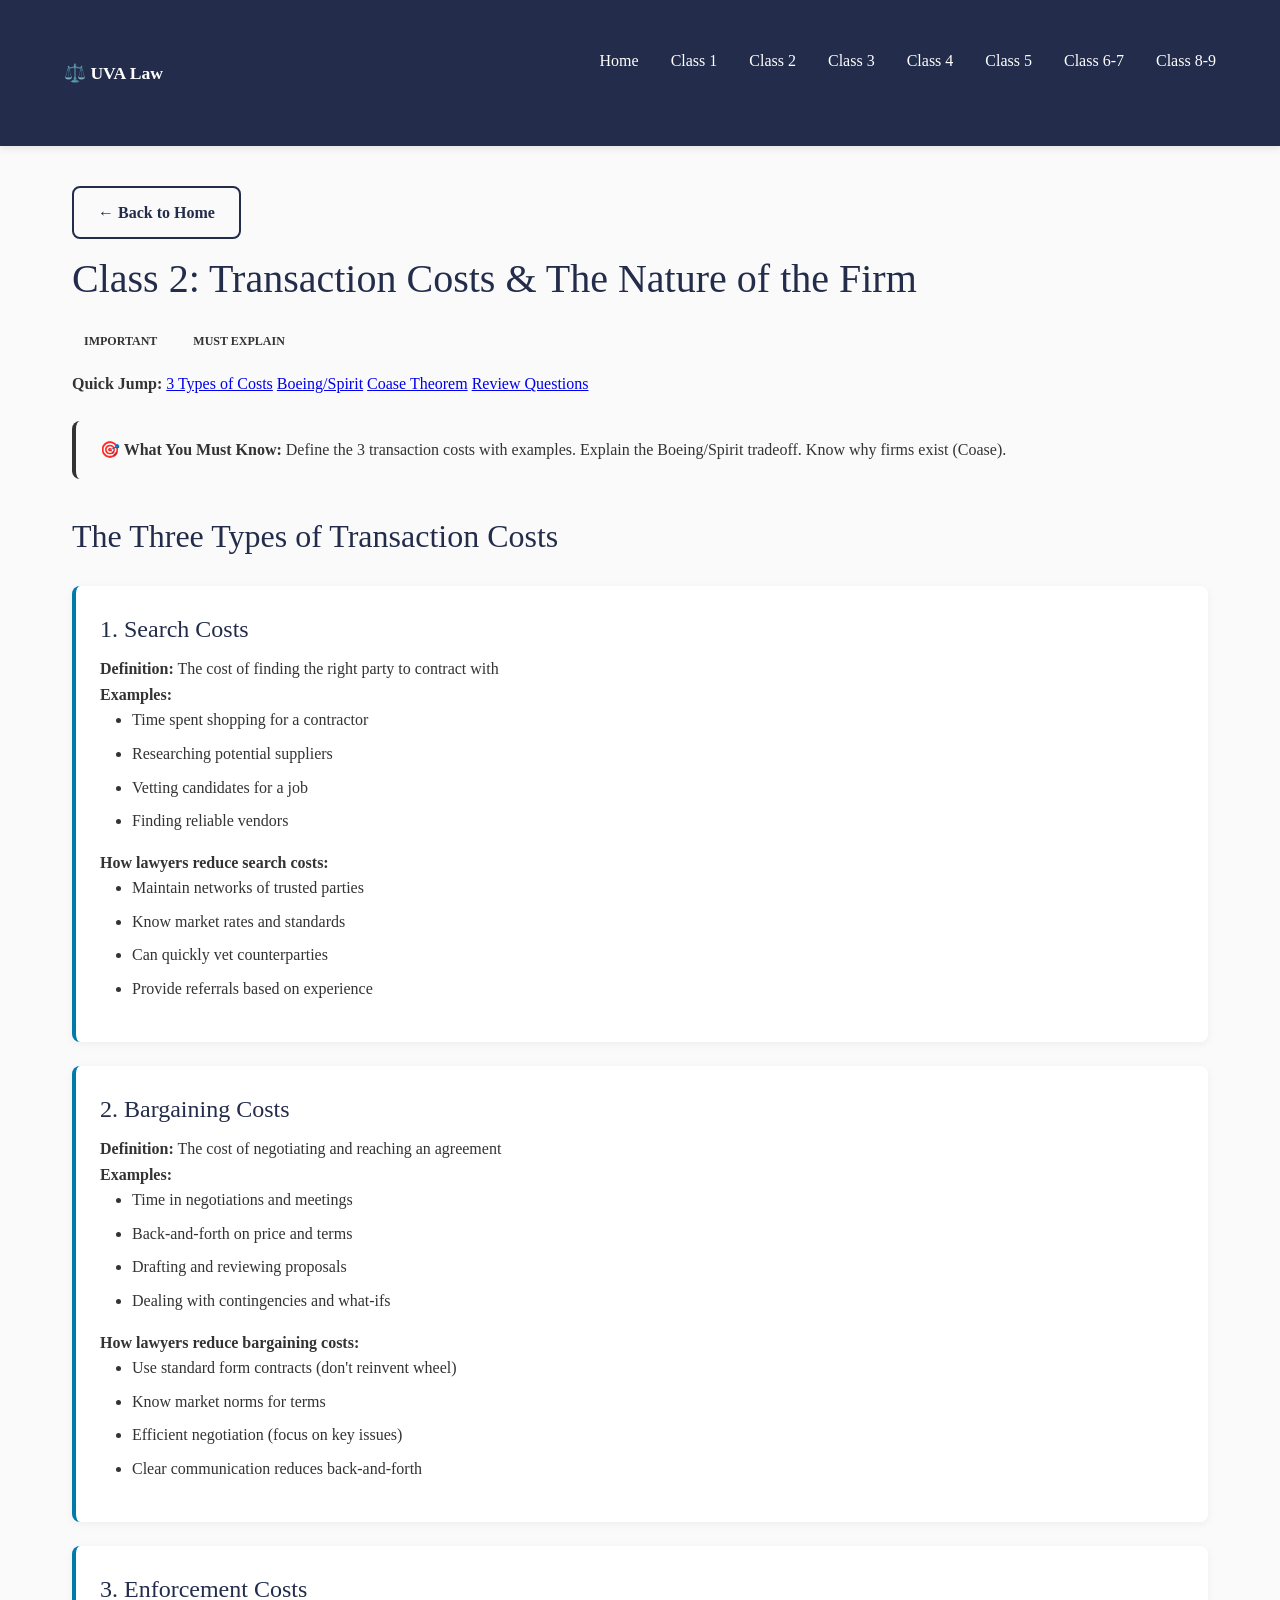
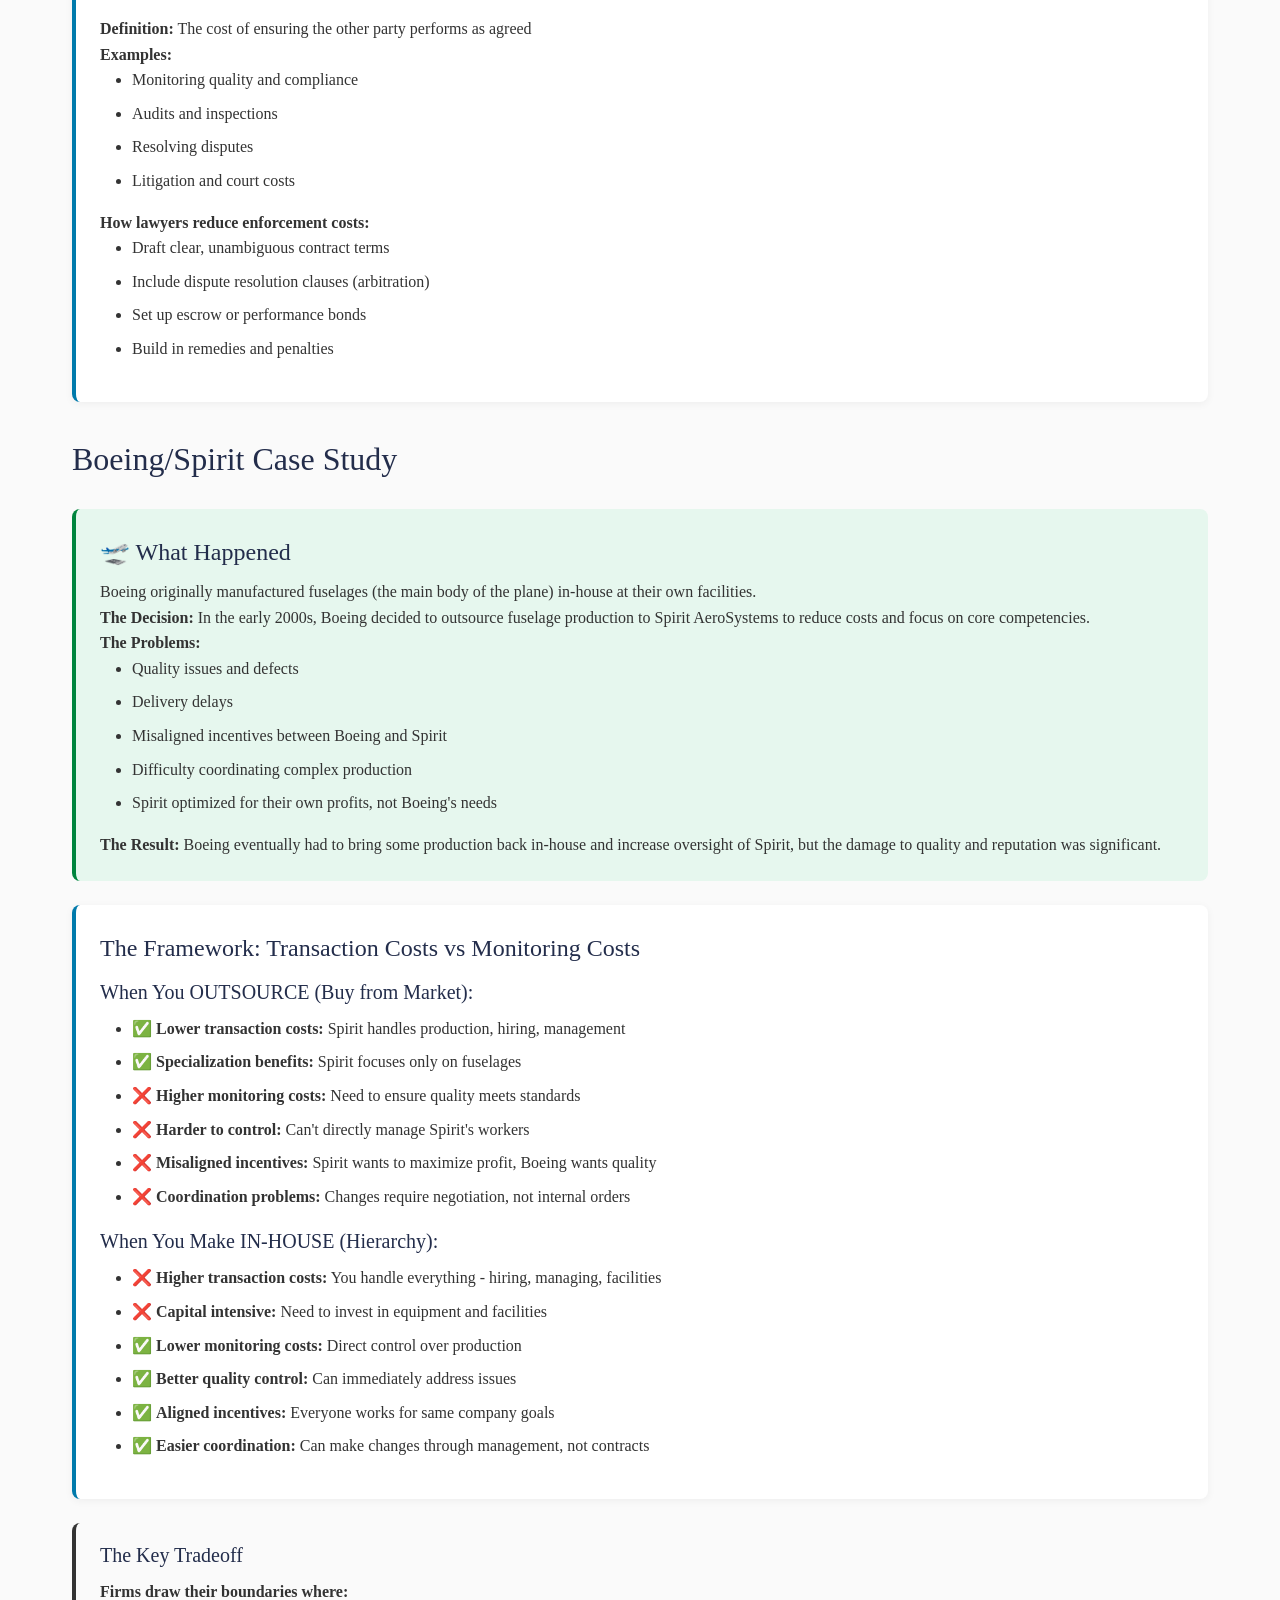
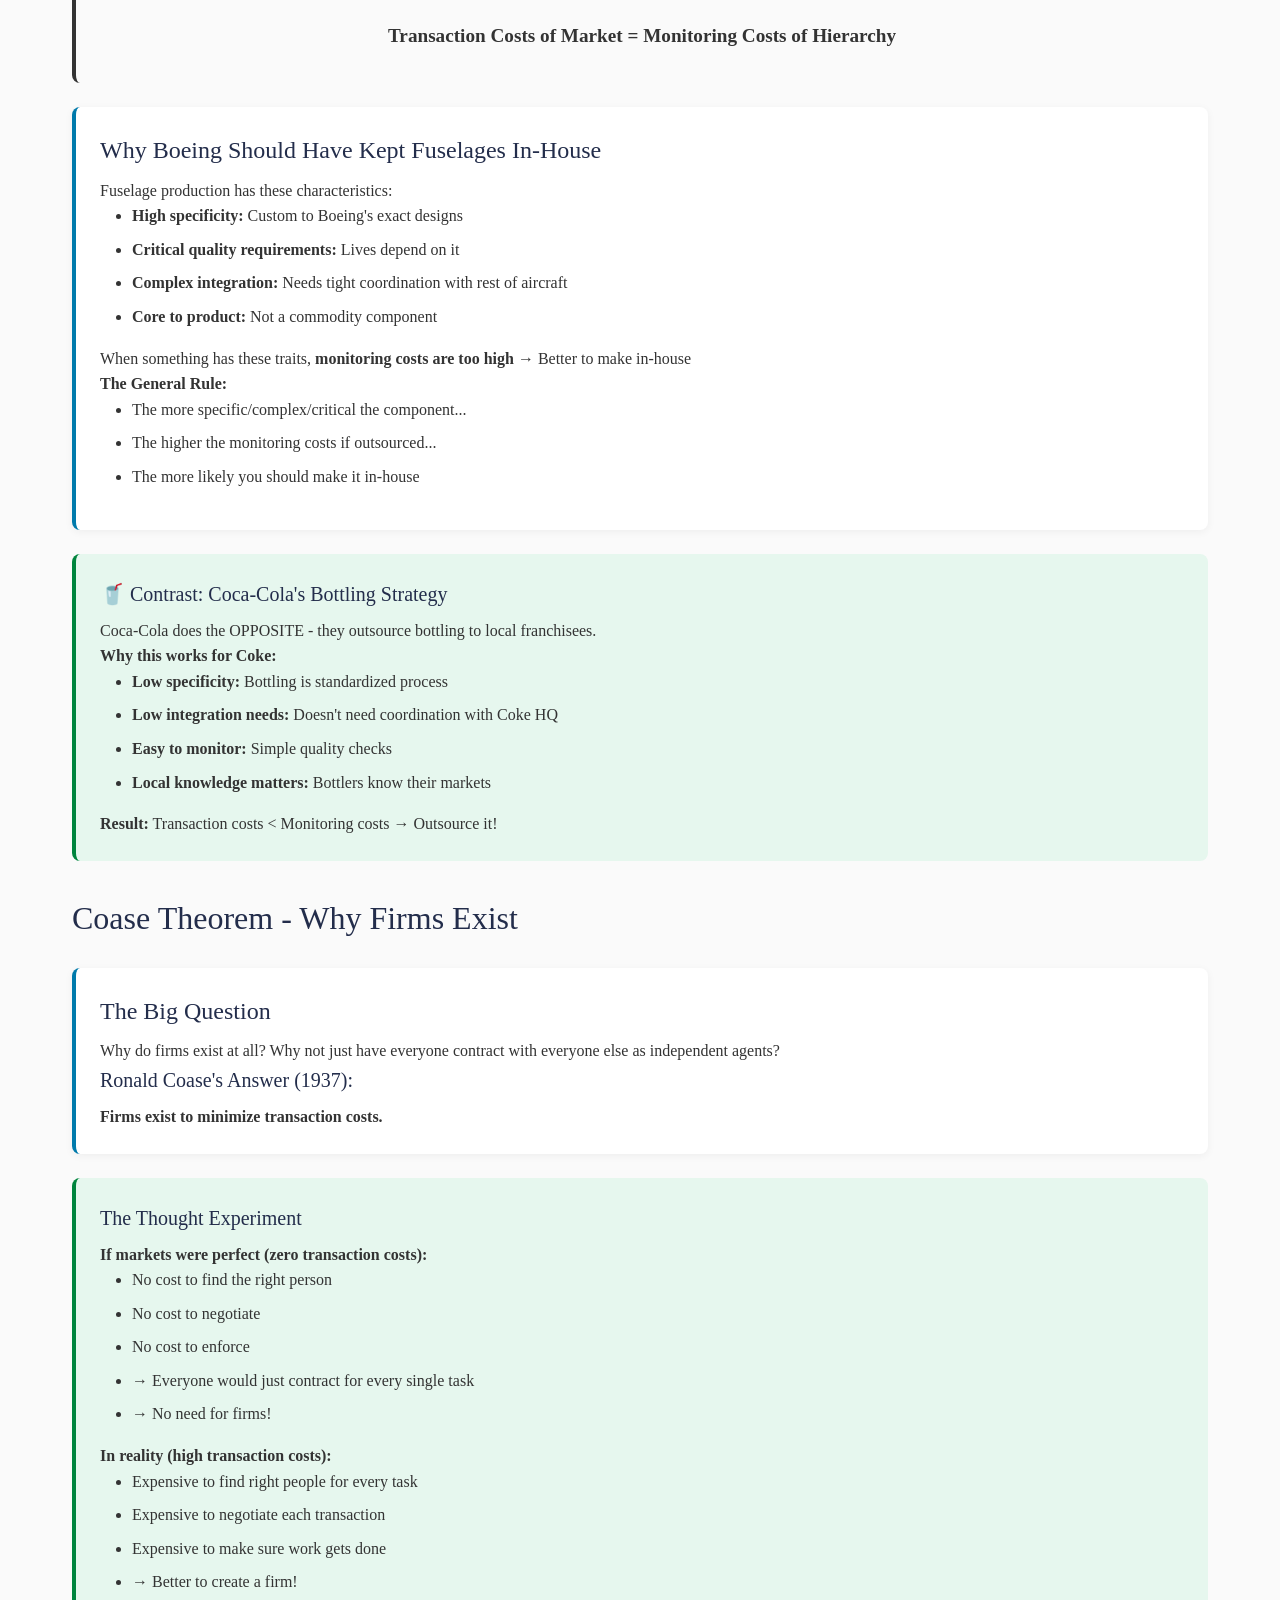
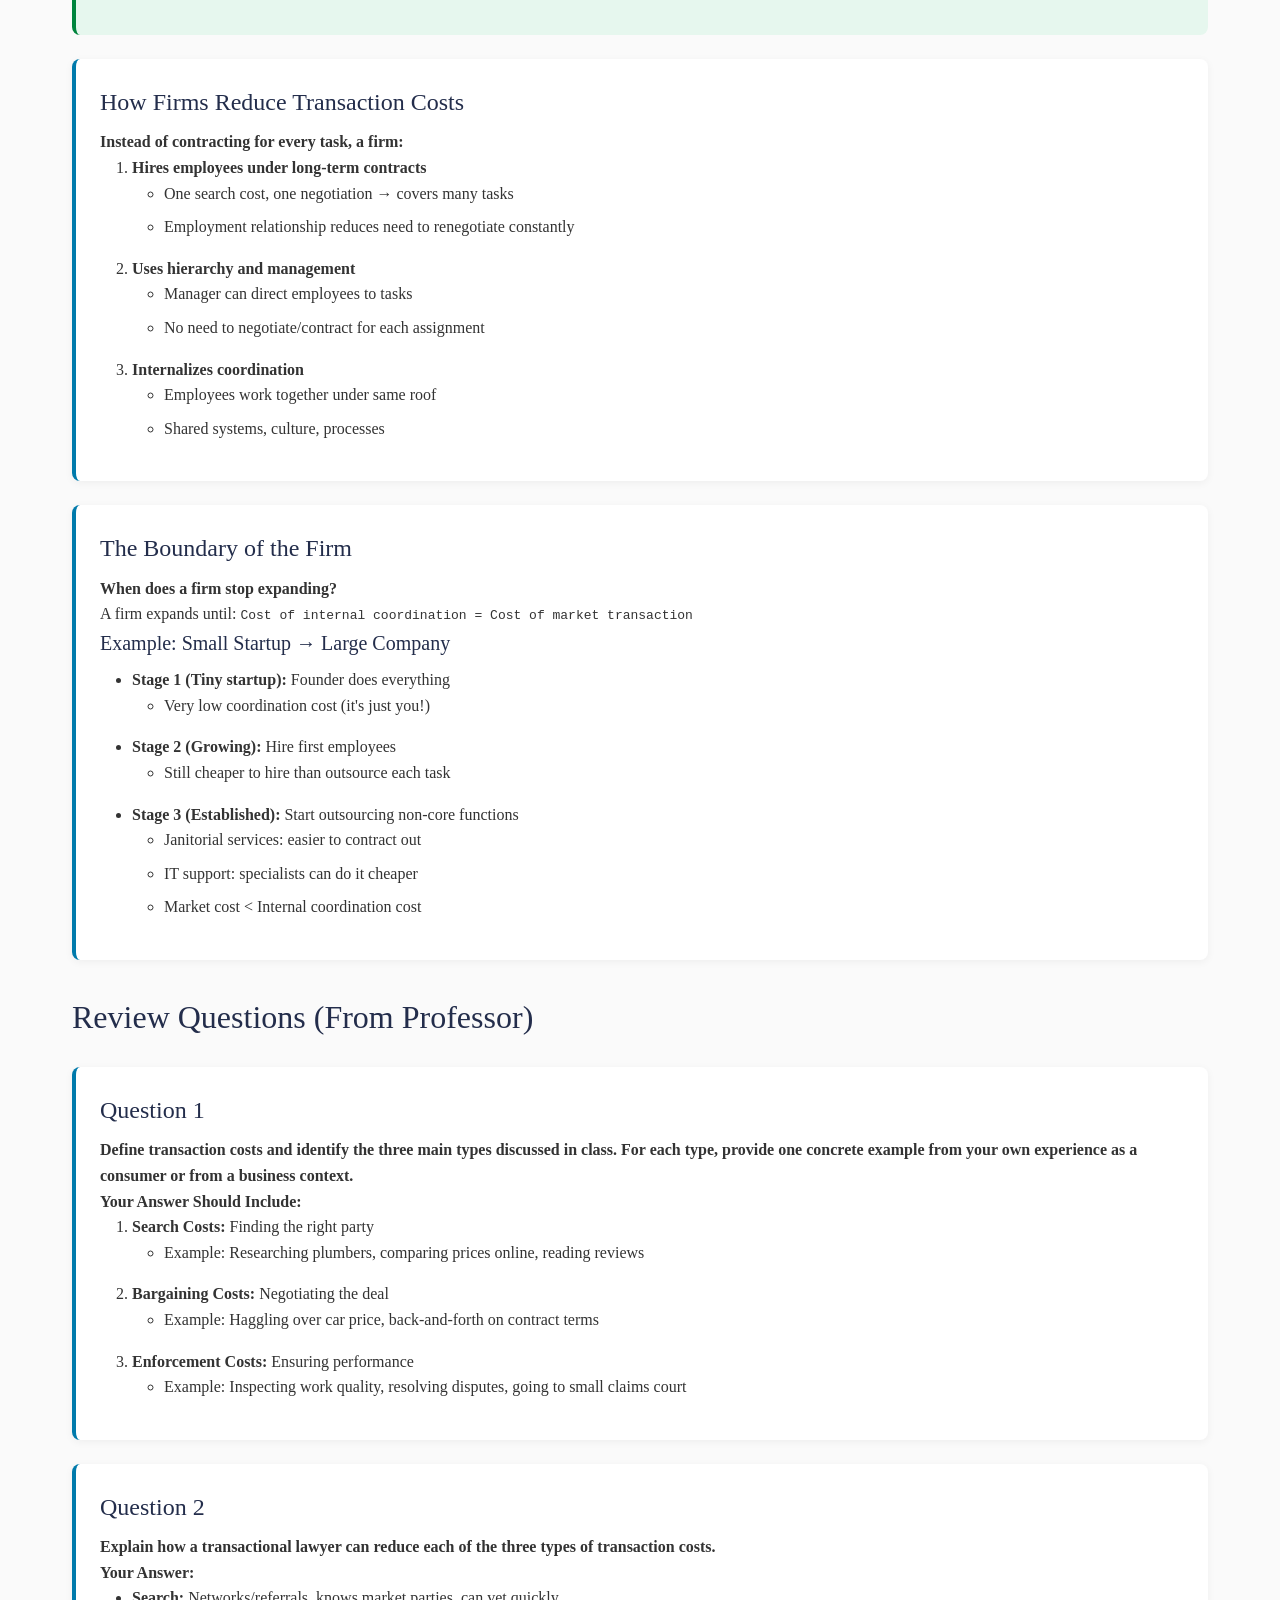
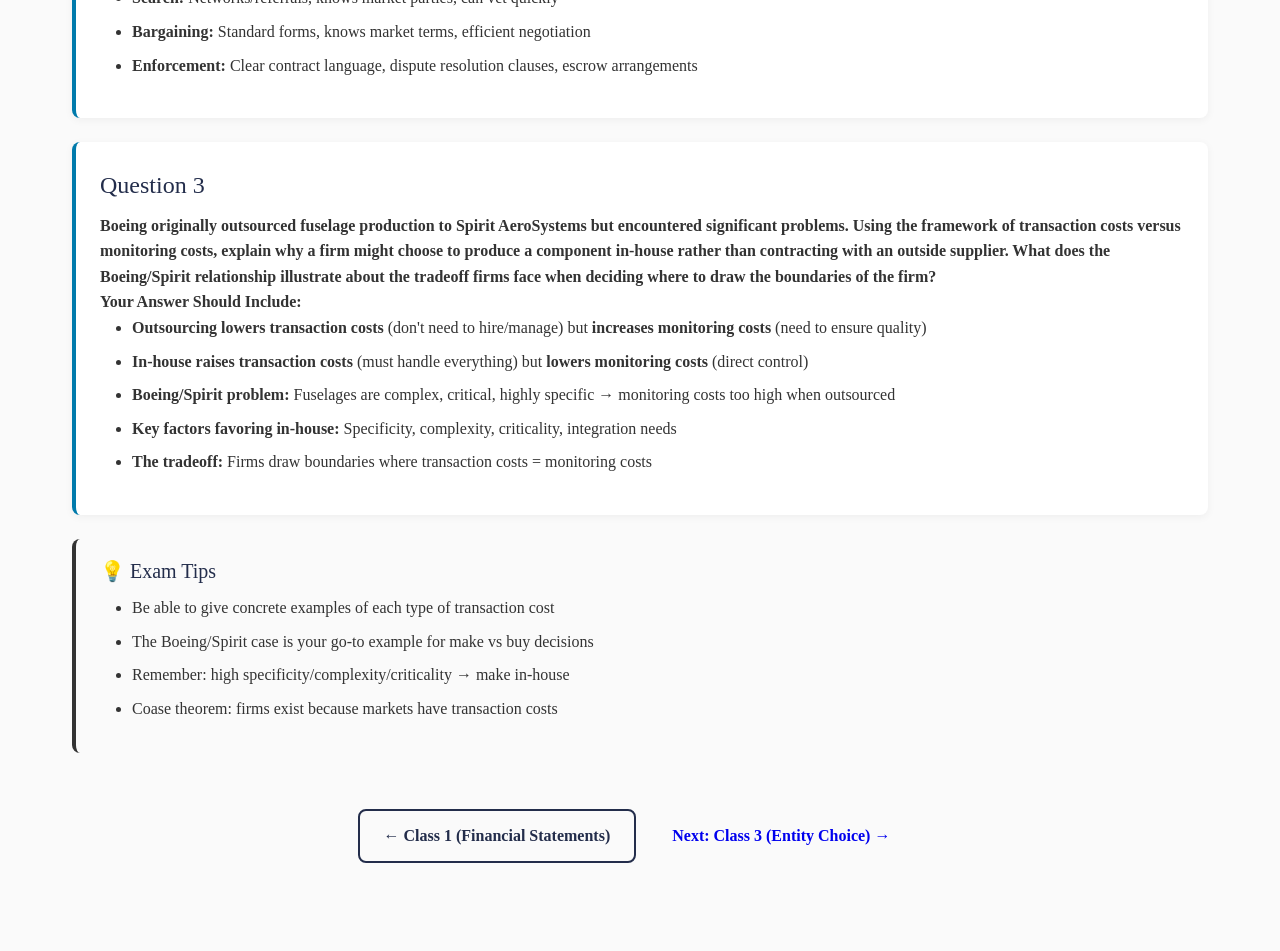
<file: class 2.html>
<!DOCTYPE html>
<html lang="en">
<head>
    <meta charset="UTF-8">
    <meta name="viewport" content="width=device-width, initial-scale=1.0">
    <title>Class 2: Transaction Costs - UVA Law</title>
    <link rel="stylesheet" href="styles.css">
</head>
<body>
    <nav>
        <div class="container">
            <div class="logo"><a href="index.html" style="color: white; text-decoration: none;">⚖️ UVA Law</a></div>
            <ul>
                <li><a href="index.html">Home</a></li>
                <li><a href="class1.html">Class 1</a></li>
                <li><a href="class2.html">Class 2</a></li>
                <li><a href="class3.html">Class 3</a></li>
                <li><a href="class4.html">Class 4</a></li>
                <li><a href="class5.html">Class 5</a></li>
                <li><a href="class6.html">Class 6-7</a></li>
                <li><a href="class7.html">Class 8-9</a></li>
            </ul>
        </div>
    </nav>

    <div class="container">
        <a href="index.html" class="btn btn-secondary">← Back to Home</a>
        
        <h1>Class 2: Transaction Costs & The Nature of the Firm</h1>
        
        <div style="margin: 1rem 0;">
            <span class="badge important">IMPORTANT</span>
            <span class="badge explain">MUST EXPLAIN</span>
        </div>

        <div class="toc">
            <strong>Quick Jump:</strong>
            <a href="#costs">3 Types of Costs</a>
            <a href="#boeing">Boeing/Spirit</a>
            <a href="#coase">Coase Theorem</a>
            <a href="#review">Review Questions</a>
        </div>

        <div class="alert alert-exam">
            <strong>🎯 What You Must Know:</strong> Define the 3 transaction costs with examples. Explain the Boeing/Spirit tradeoff. Know why firms exist (Coase).
        </div>

        <h2 id="costs">The Three Types of Transaction Costs</h2>

        <div class="concept-box">
            <h3>1. Search Costs</h3>
            <p><strong>Definition:</strong> The cost of finding the right party to contract with</p>
            
            <p><strong>Examples:</strong></p>
            <ul>
                <li>Time spent shopping for a contractor</li>
                <li>Researching potential suppliers</li>
                <li>Vetting candidates for a job</li>
                <li>Finding reliable vendors</li>
            </ul>

            <p><strong>How lawyers reduce search costs:</strong></p>
            <ul>
                <li>Maintain networks of trusted parties</li>
                <li>Know market rates and standards</li>
                <li>Can quickly vet counterparties</li>
                <li>Provide referrals based on experience</li>
            </ul>
        </div>

        <div class="concept-box">
            <h3>2. Bargaining Costs</h3>
            <p><strong>Definition:</strong> The cost of negotiating and reaching an agreement</p>
            
            <p><strong>Examples:</strong></p>
            <ul>
                <li>Time in negotiations and meetings</li>
                <li>Back-and-forth on price and terms</li>
                <li>Drafting and reviewing proposals</li>
                <li>Dealing with contingencies and what-ifs</li>
            </ul>

            <p><strong>How lawyers reduce bargaining costs:</strong></p>
            <ul>
                <li>Use standard form contracts (don't reinvent wheel)</li>
                <li>Know market norms for terms</li>
                <li>Efficient negotiation (focus on key issues)</li>
                <li>Clear communication reduces back-and-forth</li>
            </ul>
        </div>

        <div class="concept-box">
            <h3>3. Enforcement Costs</h3>
            <p><strong>Definition:</strong> The cost of ensuring the other party performs as agreed</p>
            
            <p><strong>Examples:</strong></p>
            <ul>
                <li>Monitoring quality and compliance</li>
                <li>Audits and inspections</li>
                <li>Resolving disputes</li>
                <li>Litigation and court costs</li>
            </ul>

            <p><strong>How lawyers reduce enforcement costs:</strong></p>
            <ul>
                <li>Draft clear, unambiguous contract terms</li>
                <li>Include dispute resolution clauses (arbitration)</li>
                <li>Set up escrow or performance bonds</li>
                <li>Build in remedies and penalties</li>
            </ul>
        </div>

        <h2 id="boeing">Boeing/Spirit Case Study</h2>

        <div class="example-box">
            <h3>🛫 What Happened</h3>
            <p>Boeing originally manufactured fuselages (the main body of the plane) in-house at their own facilities.</p>
            
            <p><strong>The Decision:</strong> In the early 2000s, Boeing decided to outsource fuselage production to Spirit AeroSystems to reduce costs and focus on core competencies.</p>

            <p><strong>The Problems:</strong></p>
            <ul>
                <li>Quality issues and defects</li>
                <li>Delivery delays</li>
                <li>Misaligned incentives between Boeing and Spirit</li>
                <li>Difficulty coordinating complex production</li>
                <li>Spirit optimized for their own profits, not Boeing's needs</li>
            </ul>

            <p><strong>The Result:</strong> Boeing eventually had to bring some production back in-house and increase oversight of Spirit, but the damage to quality and reputation was significant.</p>
        </div>

        <div class="concept-box">
            <h3>The Framework: Transaction Costs vs Monitoring Costs</h3>

            <h4>When You OUTSOURCE (Buy from Market):</h4>
            <ul>
                <li>✅ <strong>Lower transaction costs:</strong> Spirit handles production, hiring, management</li>
                <li>✅ <strong>Specialization benefits:</strong> Spirit focuses only on fuselages</li>
                <li>❌ <strong>Higher monitoring costs:</strong> Need to ensure quality meets standards</li>
                <li>❌ <strong>Harder to control:</strong> Can't directly manage Spirit's workers</li>
                <li>❌ <strong>Misaligned incentives:</strong> Spirit wants to maximize profit, Boeing wants quality</li>
                <li>❌ <strong>Coordination problems:</strong> Changes require negotiation, not internal orders</li>
            </ul>

            <h4>When You Make IN-HOUSE (Hierarchy):</h4>
            <ul>
                <li>❌ <strong>Higher transaction costs:</strong> You handle everything - hiring, managing, facilities</li>
                <li>❌ <strong>Capital intensive:</strong> Need to invest in equipment and facilities</li>
                <li>✅ <strong>Lower monitoring costs:</strong> Direct control over production</li>
                <li>✅ <strong>Better quality control:</strong> Can immediately address issues</li>
                <li>✅ <strong>Aligned incentives:</strong> Everyone works for same company goals</li>
                <li>✅ <strong>Easier coordination:</strong> Can make changes through management, not contracts</li>
            </ul>
        </div>

        <div class="alert alert-exam">
            <h4>The Key Tradeoff</h4>
            <p><strong>Firms draw their boundaries where:</strong></p>
            <p style="text-align: center; font-size: 1.2rem; margin: 1rem 0;">
                <strong>Transaction Costs of Market = Monitoring Costs of Hierarchy</strong>
            </p>
        </div>

        <div class="concept-box">
            <h3>Why Boeing Should Have Kept Fuselages In-House</h3>

            <p>Fuselage production has these characteristics:</p>
            <ul>
                <li><strong>High specificity:</strong> Custom to Boeing's exact designs</li>
                <li><strong>Critical quality requirements:</strong> Lives depend on it</li>
                <li><strong>Complex integration:</strong> Needs tight coordination with rest of aircraft</li>
                <li><strong>Core to product:</strong> Not a commodity component</li>
            </ul>

            <p>When something has these traits, <strong>monitoring costs are too high</strong> → Better to make in-house</p>

            <p><strong>The General Rule:</strong></p>
            <ul>
                <li>The more specific/complex/critical the component...</li>
                <li>The higher the monitoring costs if outsourced...</li>
                <li>The more likely you should make it in-house</li>
            </ul>
        </div>

        <div class="example-box">
            <h4>🥤 Contrast: Coca-Cola's Bottling Strategy</h4>
            <p>Coca-Cola does the OPPOSITE - they outsource bottling to local franchisees.</p>

            <p><strong>Why this works for Coke:</strong></p>
            <ul>
                <li><strong>Low specificity:</strong> Bottling is standardized process</li>
                <li><strong>Low integration needs:</strong> Doesn't need coordination with Coke HQ</li>
                <li><strong>Easy to monitor:</strong> Simple quality checks</li>
                <li><strong>Local knowledge matters:</strong> Bottlers know their markets</li>
            </ul>

            <p><strong>Result:</strong> Transaction costs < Monitoring costs → Outsource it!</p>
        </div>

        <h2 id="coase">Coase Theorem - Why Firms Exist</h2>

        <div class="concept-box">
            <h3>The Big Question</h3>
            <p>Why do firms exist at all? Why not just have everyone contract with everyone else as independent agents?</p>

            <h4>Ronald Coase's Answer (1937):</h4>
            <p><strong>Firms exist to minimize transaction costs.</strong></p>
        </div>

        <div class="example-box">
            <h4>The Thought Experiment</h4>
            
            <p><strong>If markets were perfect (zero transaction costs):</strong></p>
            <ul>
                <li>No cost to find the right person</li>
                <li>No cost to negotiate</li>
                <li>No cost to enforce</li>
                <li>→ Everyone would just contract for every single task</li>
                <li>→ No need for firms!</li>
            </ul>

            <p><strong>In reality (high transaction costs):</strong></p>
            <ul>
                <li>Expensive to find right people for every task</li>
                <li>Expensive to negotiate each transaction</li>
                <li>Expensive to make sure work gets done</li>
                <li>→ Better to create a firm!</li>
            </ul>
        </div>

        <div class="concept-box">
            <h3>How Firms Reduce Transaction Costs</h3>

            <p><strong>Instead of contracting for every task, a firm:</strong></p>
            <ol>
                <li><strong>Hires employees under long-term contracts</strong>
                    <ul>
                        <li>One search cost, one negotiation → covers many tasks</li>
                        <li>Employment relationship reduces need to renegotiate constantly</li>
                    </ul>
                </li>
                <li><strong>Uses hierarchy and management</strong>
                    <ul>
                        <li>Manager can direct employees to tasks</li>
                        <li>No need to negotiate/contract for each assignment</li>
                    </ul>
                </li>
                <li><strong>Internalizes coordination</strong>
                    <ul>
                        <li>Employees work together under same roof</li>
                        <li>Shared systems, culture, processes</li>
                    </ul>
                </li>
            </ol>
        </div>

        <div class="concept-box">
            <h3>The Boundary of the Firm</h3>

            <p><strong>When does a firm stop expanding?</strong></p>
            <p>A firm expands until: <code>Cost of internal coordination = Cost of market transaction</code></p>

            <h4>Example: Small Startup → Large Company</h4>
            <ul>
                <li><strong>Stage 1 (Tiny startup):</strong> Founder does everything
                    <ul><li>Very low coordination cost (it's just you!)</li></ul>
                </li>
                <li><strong>Stage 2 (Growing):</strong> Hire first employees
                    <ul><li>Still cheaper to hire than outsource each task</li></ul>
                </li>
                <li><strong>Stage 3 (Established):</strong> Start outsourcing non-core functions
                    <ul>
                        <li>Janitorial services: easier to contract out</li>
                        <li>IT support: specialists can do it cheaper</li>
                        <li>Market cost < Internal coordination cost</li>
                    </ul>
                </li>
            </ul>
        </div>

        <h2 id="review">Review Questions (From Professor)</h2>

        <div class="concept-box">
            <h3>Question 1</h3>
            <p><strong>Define transaction costs and identify the three main types discussed in class. For each type, provide one concrete example from your own experience as a consumer or from a business context.</strong></p>
            
            <p><strong>Your Answer Should Include:</strong></p>
            <ol>
                <li><strong>Search Costs:</strong> Finding the right party
                    <ul><li>Example: Researching plumbers, comparing prices online, reading reviews</li></ul>
                </li>
                <li><strong>Bargaining Costs:</strong> Negotiating the deal
                    <ul><li>Example: Haggling over car price, back-and-forth on contract terms</li></ul>
                </li>
                <li><strong>Enforcement Costs:</strong> Ensuring performance
                    <ul><li>Example: Inspecting work quality, resolving disputes, going to small claims court</li></ul>
                </li>
            </ol>
        </div>

        <div class="concept-box">
            <h3>Question 2</h3>
            <p><strong>Explain how a transactional lawyer can reduce each of the three types of transaction costs.</strong></p>
            
            <p><strong>Your Answer:</strong></p>
            <ul>
                <li><strong>Search:</strong> Networks/referrals, knows market parties, can vet quickly</li>
                <li><strong>Bargaining:</strong> Standard forms, knows market terms, efficient negotiation</li>
                <li><strong>Enforcement:</strong> Clear contract language, dispute resolution clauses, escrow arrangements</li>
            </ul>
        </div>

        <div class="concept-box">
            <h3>Question 3</h3>
            <p><strong>Boeing originally outsourced fuselage production to Spirit AeroSystems but encountered significant problems. Using the framework of transaction costs versus monitoring costs, explain why a firm might choose to produce a component in-house rather than contracting with an outside supplier. What does the Boeing/Spirit relationship illustrate about the tradeoff firms face when deciding where to draw the boundaries of the firm?</strong></p>
            
            <p><strong>Your Answer Should Include:</strong></p>
            <ul>
                <li><strong>Outsourcing lowers transaction costs</strong> (don't need to hire/manage) but <strong>increases monitoring costs</strong> (need to ensure quality)</li>
                <li><strong>In-house raises transaction costs</strong> (must handle everything) but <strong>lowers monitoring costs</strong> (direct control)</li>
                <li><strong>Boeing/Spirit problem:</strong> Fuselages are complex, critical, highly specific → monitoring costs too high when outsourced</li>
                <li><strong>Key factors favoring in-house:</strong> Specificity, complexity, criticality, integration needs</li>
                <li><strong>The tradeoff:</strong> Firms draw boundaries where transaction costs = monitoring costs</li>
            </ul>
        </div>

        <div class="alert alert-exam">
            <h4>💡 Exam Tips</h4>
            <ul>
                <li>Be able to give concrete examples of each type of transaction cost</li>
                <li>The Boeing/Spirit case is your go-to example for make vs buy decisions</li>
                <li>Remember: high specificity/complexity/criticality → make in-house</li>
                <li>Coase theorem: firms exist because markets have transaction costs</li>
            </ul>
        </div>

        <div style="margin: 3rem 0; text-align: center;">
            <a href="class1.html" class="btn btn-secondary">← Class 1 (Financial Statements)</a>
            <a href="class3.html" class="btn">Next: Class 3 (Entity Choice) →</a>
        </div>
    </div>
</body>
</html>
</file>
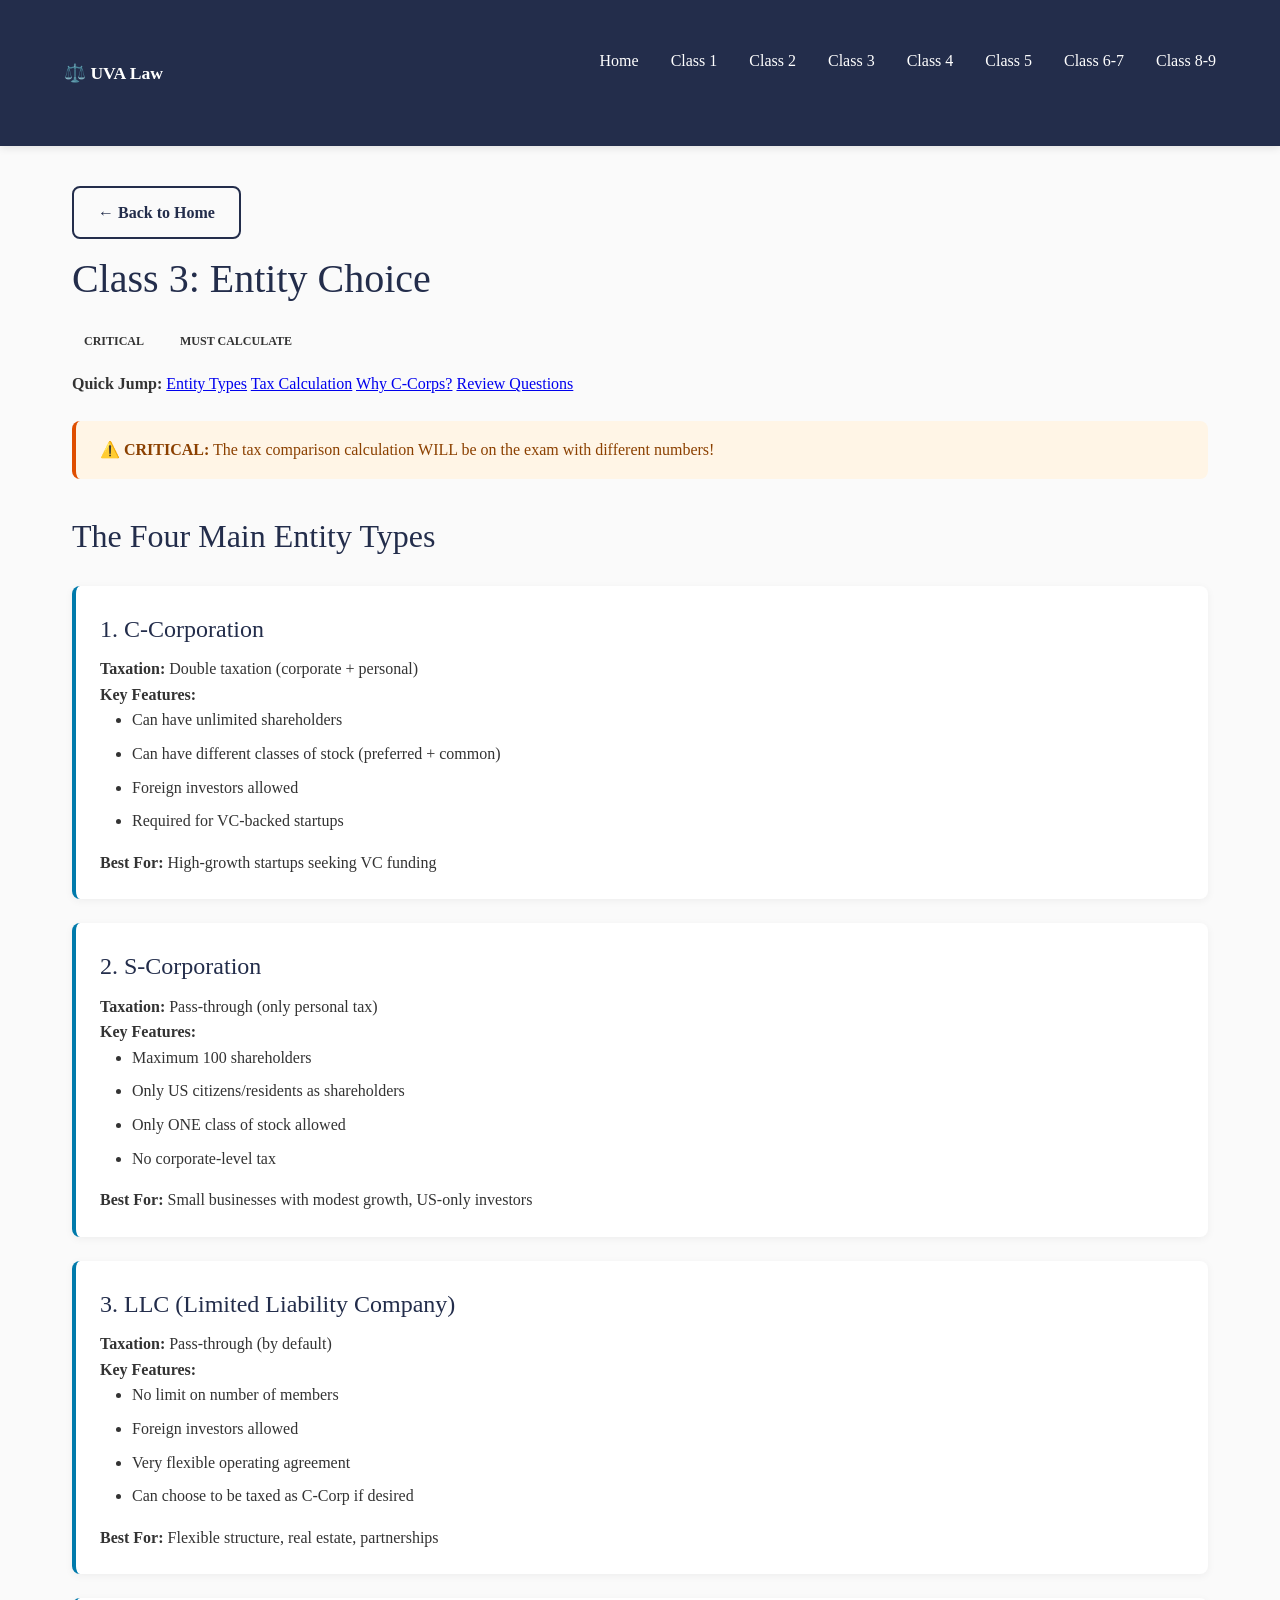
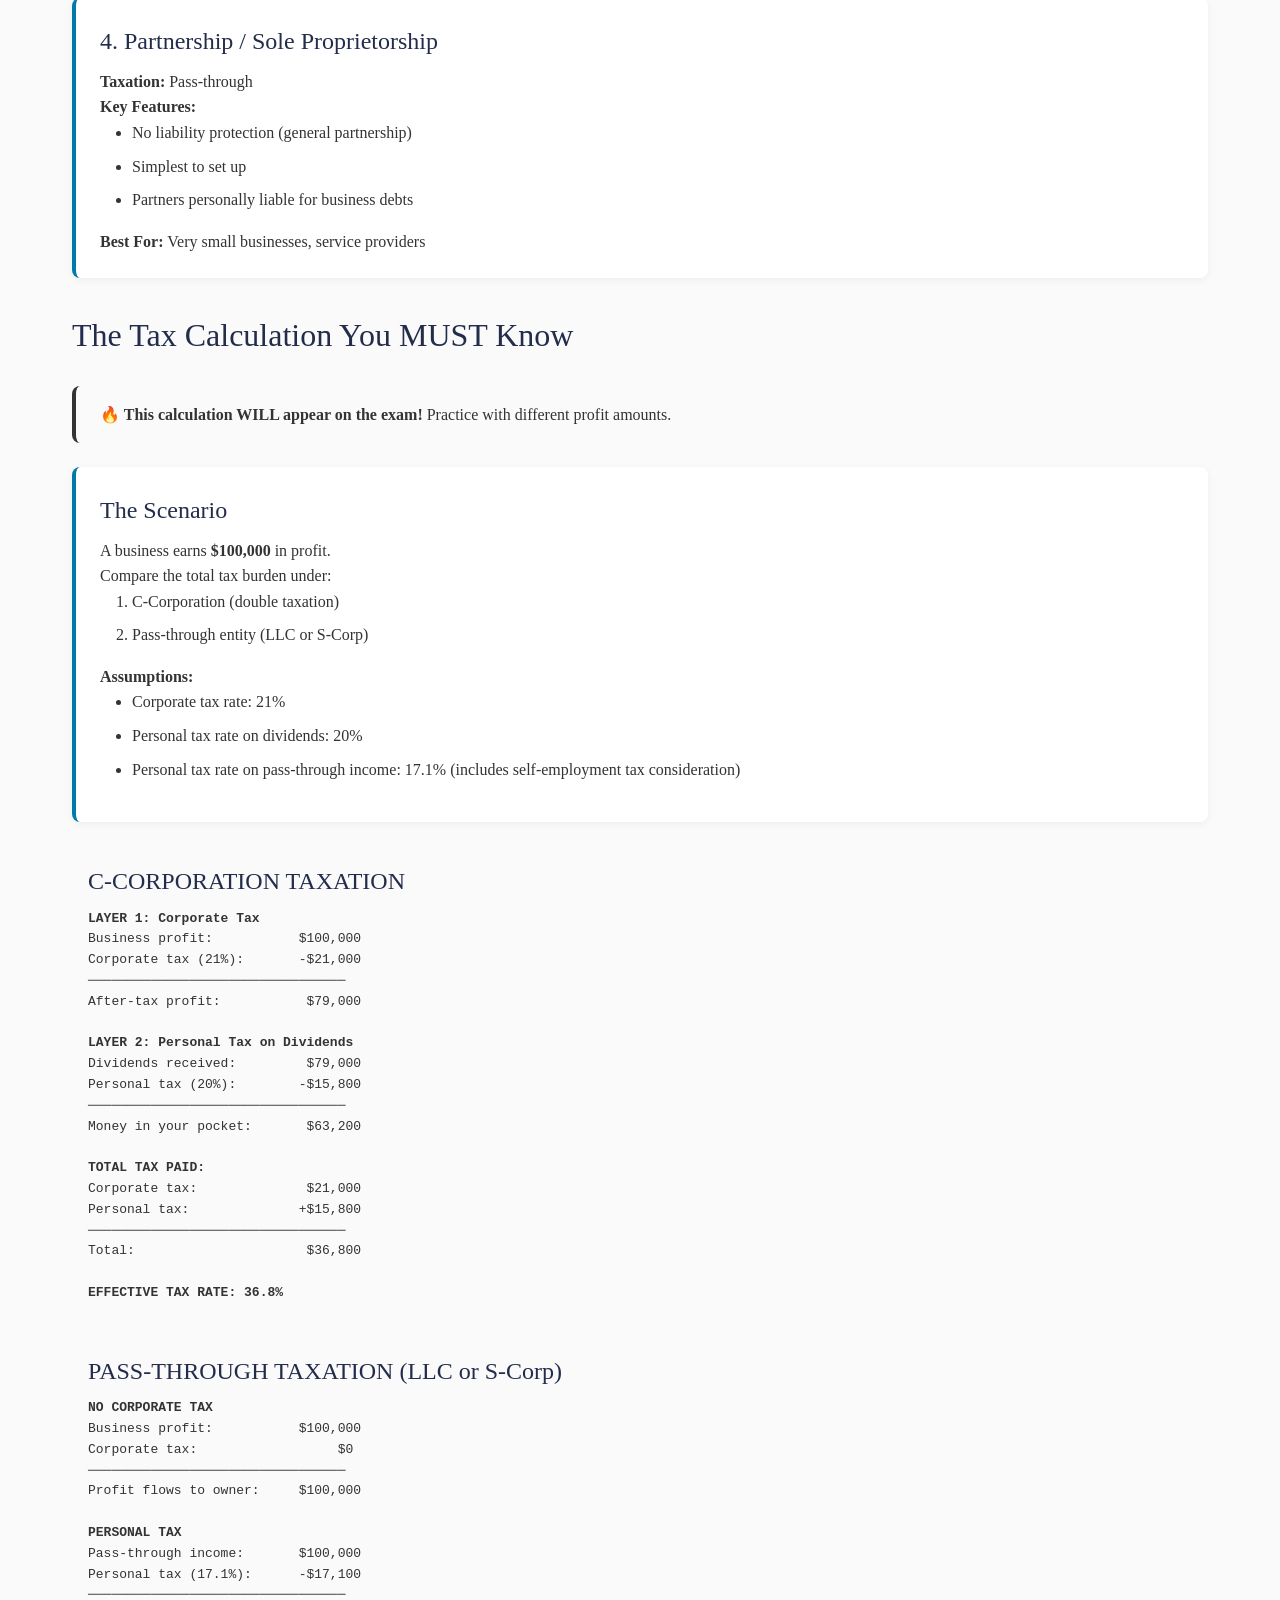
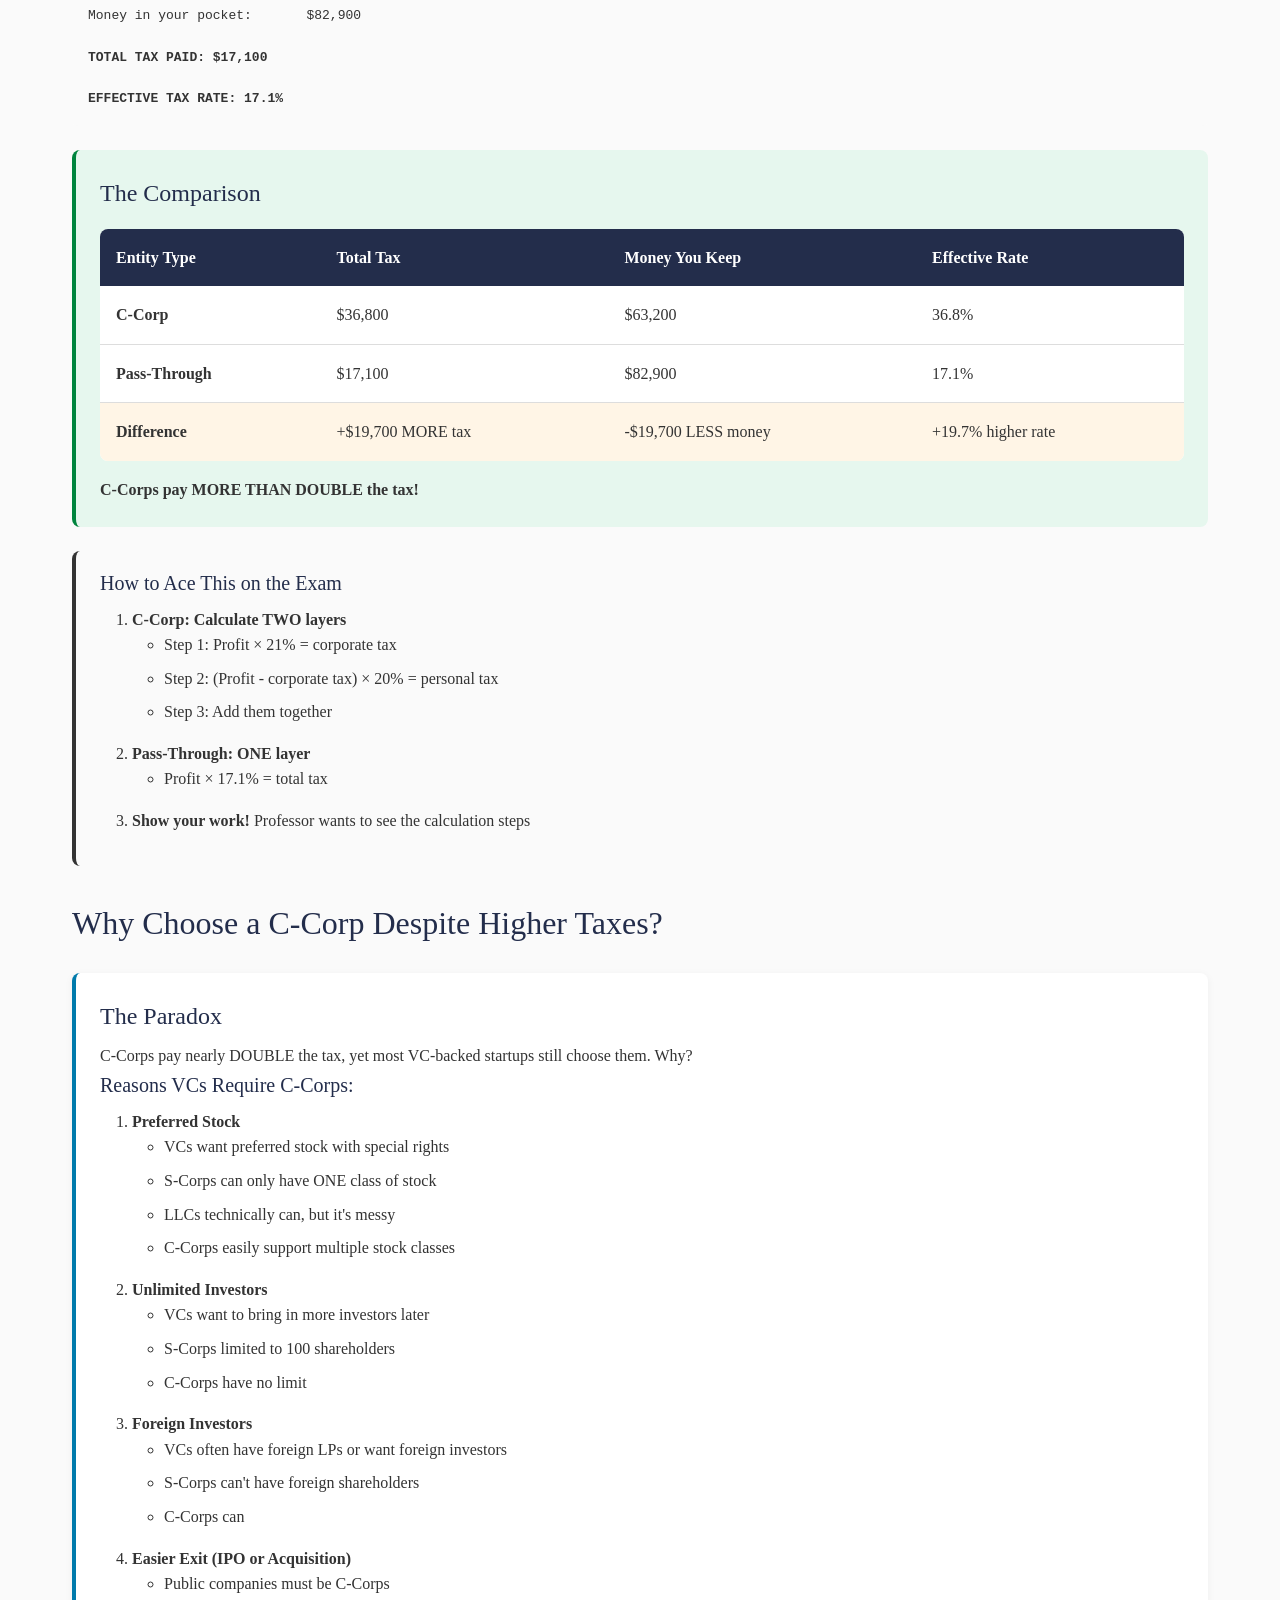
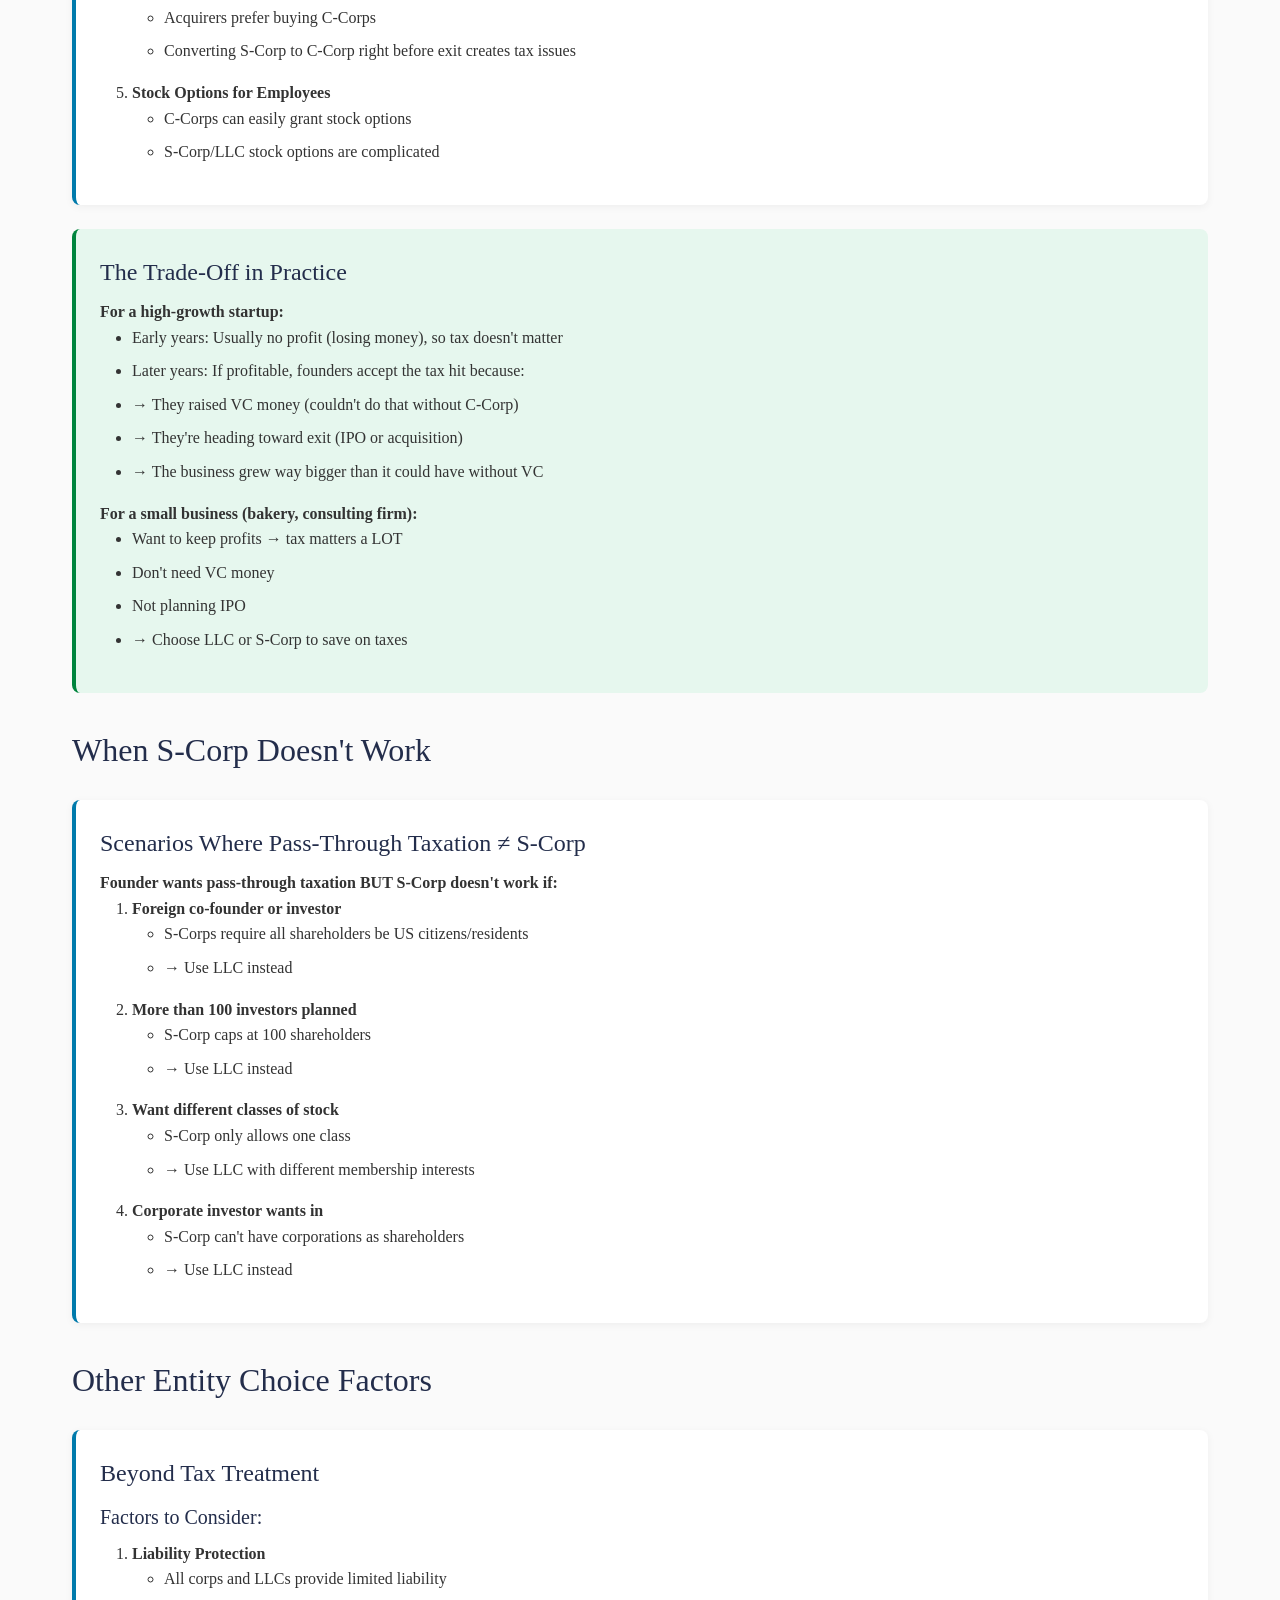
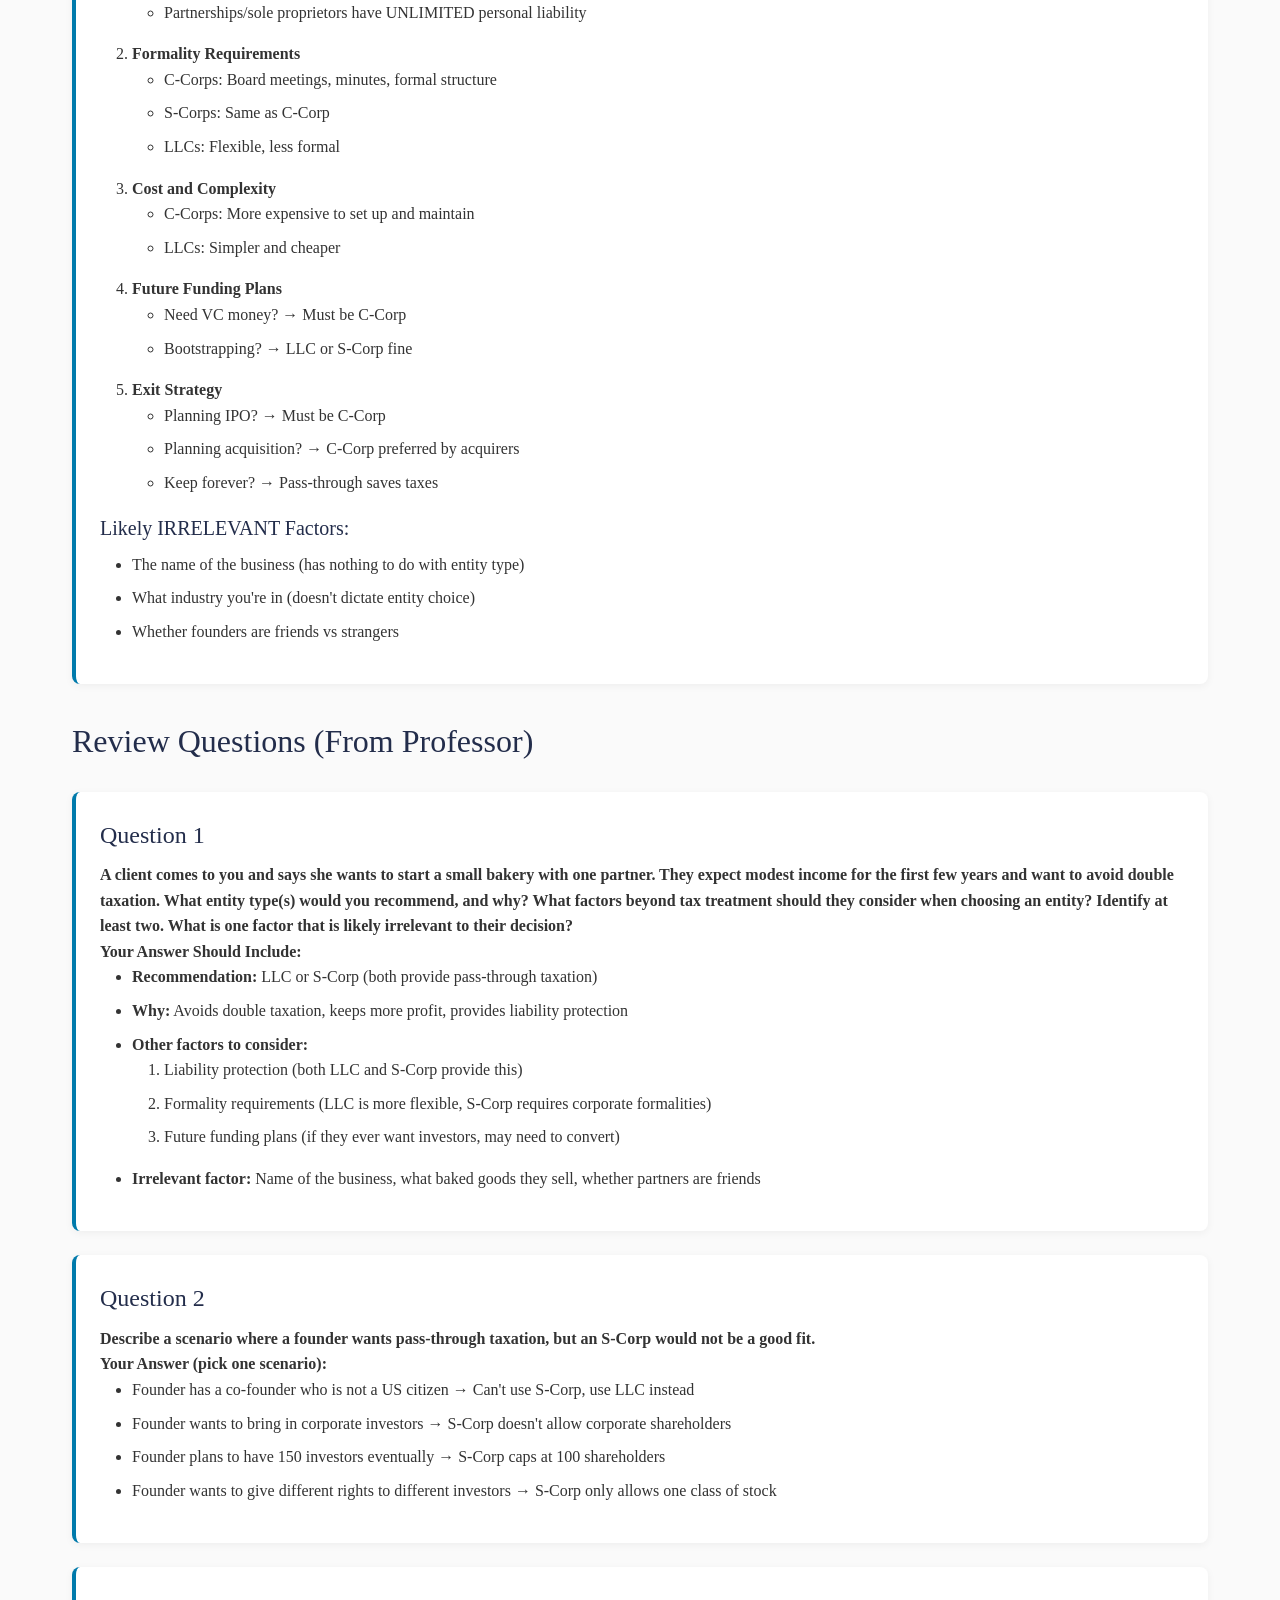
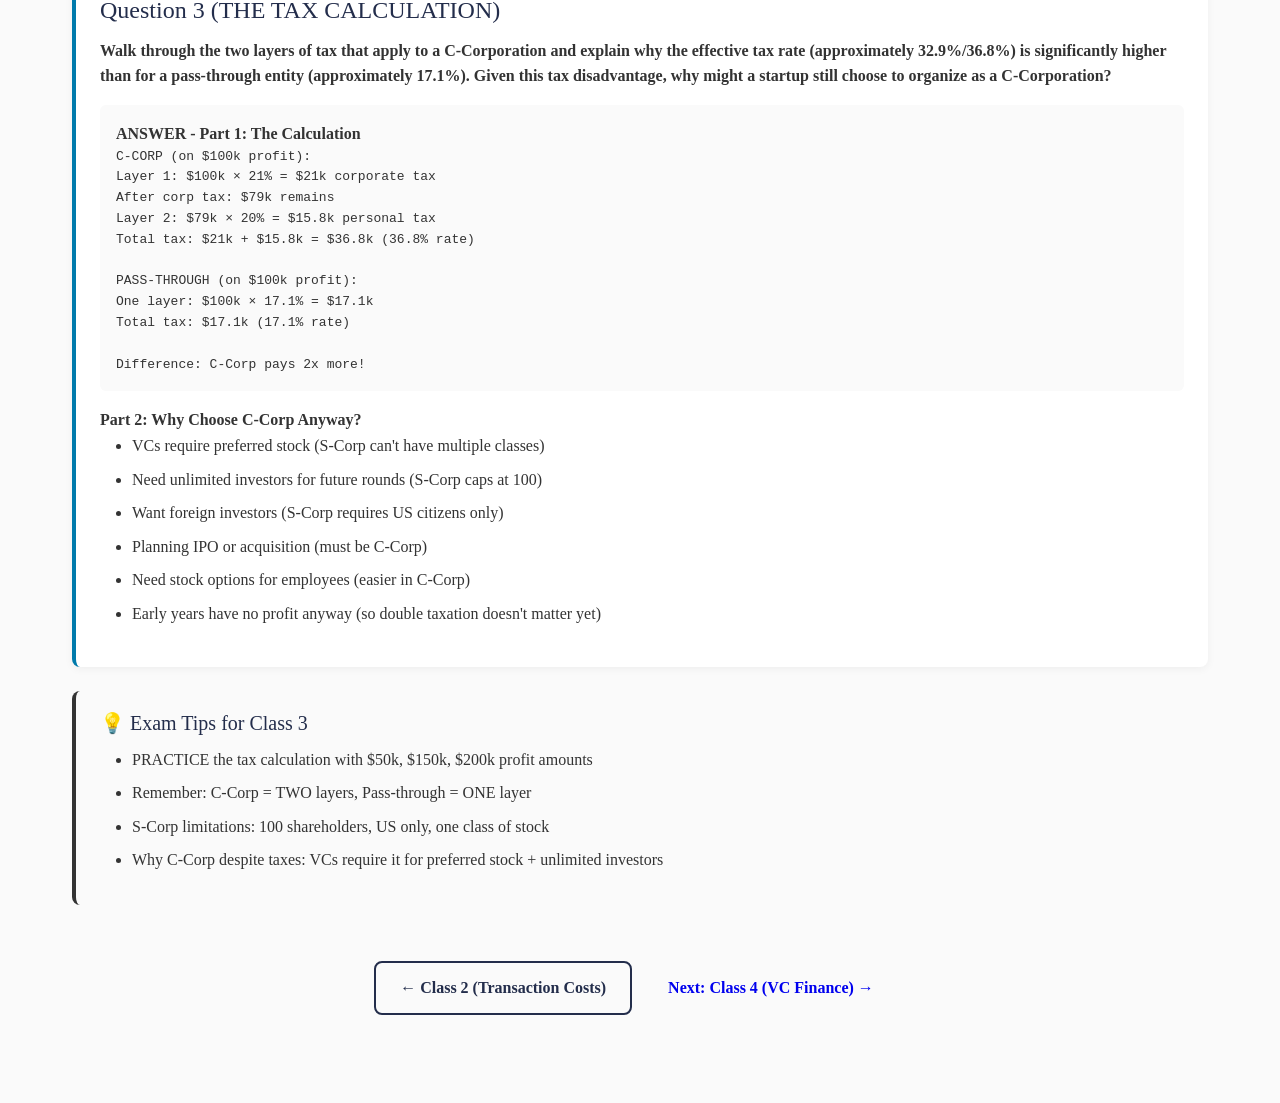
<file: class 3.html>
<!DOCTYPE html>
<html lang="en">
<head>
    <meta charset="UTF-8">
    <meta name="viewport" content="width=device-width, initial-scale=1.0">
    <title>Class 3: Entity Choice - UVA Law</title>
    <link rel="stylesheet" href="styles.css">
</head>
<body>
    <nav>
        <div class="container">
            <div class="logo"><a href="index.html" style="color: white; text-decoration: none;">⚖️ UVA Law</a></div>
            <ul>
                <li><a href="index.html">Home</a></li>
                <li><a href="class1.html">Class 1</a></li>
                <li><a href="class2.html">Class 2</a></li>
                <li><a href="class3.html">Class 3</a></li>
                <li><a href="class4.html">Class 4</a></li>
                <li><a href="class5.html">Class 5</a></li>
                <li><a href="class6.html">Class 6-7</a></li>
                <li><a href="class7.html">Class 8-9</a></li>
            </ul>
        </div>
    </nav>

    <div class="container">
        <a href="index.html" class="btn btn-secondary">← Back to Home</a>
        
        <h1>Class 3: Entity Choice</h1>
        
        <div style="margin: 1rem 0;">
            <span class="badge critical">CRITICAL</span>
            <span class="badge calculation">MUST CALCULATE</span>
        </div>

        <div class="toc">
            <strong>Quick Jump:</strong>
            <a href="#entities">Entity Types</a>
            <a href="#tax-calc">Tax Calculation</a>
            <a href="#ccorp-choice">Why C-Corps?</a>
            <a href="#review">Review Questions</a>
        </div>

        <div class="alert alert-warning">
            <strong>⚠️ CRITICAL:</strong> The tax comparison calculation WILL be on the exam with different numbers!
        </div>

        <h2 id="entities">The Four Main Entity Types</h2>

        <div class="concept-box">
            <h3>1. C-Corporation</h3>
            <p><strong>Taxation:</strong> Double taxation (corporate + personal)</p>
            <p><strong>Key Features:</strong></p>
            <ul>
                <li>Can have unlimited shareholders</li>
                <li>Can have different classes of stock (preferred + common)</li>
                <li>Foreign investors allowed</li>
                <li>Required for VC-backed startups</li>
            </ul>
            <p><strong>Best For:</strong> High-growth startups seeking VC funding</p>
        </div>

        <div class="concept-box">
            <h3>2. S-Corporation</h3>
            <p><strong>Taxation:</strong> Pass-through (only personal tax)</p>
            <p><strong>Key Features:</strong></p>
            <ul>
                <li>Maximum 100 shareholders</li>
                <li>Only US citizens/residents as shareholders</li>
                <li>Only ONE class of stock allowed</li>
                <li>No corporate-level tax</li>
            </ul>
            <p><strong>Best For:</strong> Small businesses with modest growth, US-only investors</p>
        </div>

        <div class="concept-box">
            <h3>3. LLC (Limited Liability Company)</h3>
            <p><strong>Taxation:</strong> Pass-through (by default)</p>
            <p><strong>Key Features:</strong></p>
            <ul>
                <li>No limit on number of members</li>
                <li>Foreign investors allowed</li>
                <li>Very flexible operating agreement</li>
                <li>Can choose to be taxed as C-Corp if desired</li>
            </ul>
            <p><strong>Best For:</strong> Flexible structure, real estate, partnerships</p>
        </div>

        <div class="concept-box">
            <h3>4. Partnership / Sole Proprietorship</h3>
            <p><strong>Taxation:</strong> Pass-through</p>
            <p><strong>Key Features:</strong></p>
            <ul>
                <li>No liability protection (general partnership)</li>
                <li>Simplest to set up</li>
                <li>Partners personally liable for business debts</li>
            </ul>
            <p><strong>Best For:</strong> Very small businesses, service providers</p>
        </div>

        <h2 id="tax-calc">The Tax Calculation You MUST Know</h2>

        <div class="alert alert-exam">
            <strong>🔥 This calculation WILL appear on the exam!</strong> Practice with different profit amounts.
        </div>

        <div class="concept-box">
            <h3>The Scenario</h3>
            <p>A business earns <strong>$100,000</strong> in profit.</p>
            <p>Compare the total tax burden under:</p>
            <ol>
                <li>C-Corporation (double taxation)</li>
                <li>Pass-through entity (LLC or S-Corp)</li>
            </ol>

            <p><strong>Assumptions:</strong></p>
            <ul>
                <li>Corporate tax rate: 21%</li>
                <li>Personal tax rate on dividends: 20%</li>
                <li>Personal tax rate on pass-through income: 17.1% (includes self-employment tax consideration)</li>
            </ul>
        </div>

        <div class="calculation-box">
            <h3>C-CORPORATION TAXATION</h3>
            <pre><strong>LAYER 1: Corporate Tax</strong>
Business profit:           $100,000
Corporate tax (21%):       -$21,000
─────────────────────────────────
After-tax profit:           $79,000

<strong>LAYER 2: Personal Tax on Dividends</strong>
Dividends received:         $79,000
Personal tax (20%):        -$15,800
─────────────────────────────────
Money in your pocket:       $63,200

<strong>TOTAL TAX PAID:</strong>
Corporate tax:              $21,000
Personal tax:              +$15,800
─────────────────────────────────
Total:                      $36,800

<strong>EFFECTIVE TAX RATE: 36.8%</strong></pre>
        </div>

        <div class="calculation-box">
            <h3>PASS-THROUGH TAXATION (LLC or S-Corp)</h3>
            <pre><strong>NO CORPORATE TAX</strong>
Business profit:           $100,000
Corporate tax:                  $0
─────────────────────────────────
Profit flows to owner:     $100,000

<strong>PERSONAL TAX</strong>
Pass-through income:       $100,000
Personal tax (17.1%):      -$17,100
─────────────────────────────────
Money in your pocket:       $82,900

<strong>TOTAL TAX PAID: $17,100</strong>

<strong>EFFECTIVE TAX RATE: 17.1%</strong></pre>
        </div>

        <div class="example-box">
            <h3>The Comparison</h3>
            <table style="width: 100%; margin: 1rem 0;">
                <tr>
                    <th>Entity Type</th>
                    <th>Total Tax</th>
                    <th>Money You Keep</th>
                    <th>Effective Rate</th>
                </tr>
                <tr>
                    <td><strong>C-Corp</strong></td>
                    <td>$36,800</td>
                    <td>$63,200</td>
                    <td>36.8%</td>
                </tr>
                <tr>
                    <td><strong>Pass-Through</strong></td>
                    <td>$17,100</td>
                    <td>$82,900</td>
                    <td>17.1%</td>
                </tr>
                <tr style="background: #FFF5E6;">
                    <td><strong>Difference</strong></td>
                    <td>+$19,700 MORE tax</td>
                    <td>-$19,700 LESS money</td>
                    <td>+19.7% higher rate</td>
                </tr>
            </table>

            <p><strong>C-Corps pay MORE THAN DOUBLE the tax!</strong></p>
        </div>

        <div class="alert alert-exam">
            <h4>How to Ace This on the Exam</h4>
            <ol>
                <li><strong>C-Corp: Calculate TWO layers</strong>
                    <ul>
                        <li>Step 1: Profit × 21% = corporate tax</li>
                        <li>Step 2: (Profit - corporate tax) × 20% = personal tax</li>
                        <li>Step 3: Add them together</li>
                    </ul>
                </li>
                <li><strong>Pass-Through: ONE layer</strong>
                    <ul>
                        <li>Profit × 17.1% = total tax</li>
                    </ul>
                </li>
                <li><strong>Show your work!</strong> Professor wants to see the calculation steps</li>
            </ol>
        </div>

        <h2 id="ccorp-choice">Why Choose a C-Corp Despite Higher Taxes?</h2>

        <div class="concept-box">
            <h3>The Paradox</h3>
            <p>C-Corps pay nearly DOUBLE the tax, yet most VC-backed startups still choose them. Why?</p>

            <h4>Reasons VCs Require C-Corps:</h4>
            <ol>
                <li><strong>Preferred Stock</strong>
                    <ul>
                        <li>VCs want preferred stock with special rights</li>
                        <li>S-Corps can only have ONE class of stock</li>
                        <li>LLCs technically can, but it's messy</li>
                        <li>C-Corps easily support multiple stock classes</li>
                    </ul>
                </li>

                <li><strong>Unlimited Investors</strong>
                    <ul>
                        <li>VCs want to bring in more investors later</li>
                        <li>S-Corps limited to 100 shareholders</li>
                        <li>C-Corps have no limit</li>
                    </ul>
                </li>

                <li><strong>Foreign Investors</strong>
                    <ul>
                        <li>VCs often have foreign LPs or want foreign investors</li>
                        <li>S-Corps can't have foreign shareholders</li>
                        <li>C-Corps can</li>
                    </ul>
                </li>

                <li><strong>Easier Exit (IPO or Acquisition)</strong>
                    <ul>
                        <li>Public companies must be C-Corps</li>
                        <li>Acquirers prefer buying C-Corps</li>
                        <li>Converting S-Corp to C-Corp right before exit creates tax issues</li>
                    </ul>
                </li>

                <li><strong>Stock Options for Employees</strong>
                    <ul>
                        <li>C-Corps can easily grant stock options</li>
                        <li>S-Corp/LLC stock options are complicated</li>
                    </ul>
                </li>
            </ol>
        </div>

        <div class="example-box">
            <h3>The Trade-Off in Practice</h3>
            
            <p><strong>For a high-growth startup:</strong></p>
            <ul>
                <li>Early years: Usually no profit (losing money), so tax doesn't matter</li>
                <li>Later years: If profitable, founders accept the tax hit because:</li>
                <li>→ They raised VC money (couldn't do that without C-Corp)</li>
                <li>→ They're heading toward exit (IPO or acquisition)</li>
                <li>→ The business grew way bigger than it could have without VC</li>
            </ul>

            <p><strong>For a small business (bakery, consulting firm):</strong></p>
            <ul>
                <li>Want to keep profits → tax matters a LOT</li>
                <li>Don't need VC money</li>
                <li>Not planning IPO</li>
                <li>→ Choose LLC or S-Corp to save on taxes</li>
            </ul>
        </div>

        <h2>When S-Corp Doesn't Work</h2>

        <div class="concept-box">
            <h3>Scenarios Where Pass-Through Taxation ≠ S-Corp</h3>

            <p><strong>Founder wants pass-through taxation BUT S-Corp doesn't work if:</strong></p>

            <ol>
                <li><strong>Foreign co-founder or investor</strong>
                    <ul><li>S-Corps require all shareholders be US citizens/residents</li>
                    <li>→ Use LLC instead</li></ul>
                </li>

                <li><strong>More than 100 investors planned</strong>
                    <ul><li>S-Corp caps at 100 shareholders</li>
                    <li>→ Use LLC instead</li></ul>
                </li>

                <li><strong>Want different classes of stock</strong>
                    <ul><li>S-Corp only allows one class</li>
                    <li>→ Use LLC with different membership interests</li></ul>
                </li>

                <li><strong>Corporate investor wants in</strong>
                    <ul><li>S-Corp can't have corporations as shareholders</li>
                    <li>→ Use LLC instead</li></ul>
                </li>
            </ol>
        </div>

        <h2>Other Entity Choice Factors</h2>

        <div class="concept-box">
            <h3>Beyond Tax Treatment</h3>

            <h4>Factors to Consider:</h4>
            <ol>
                <li><strong>Liability Protection</strong>
                    <ul>
                        <li>All corps and LLCs provide limited liability</li>
                        <li>Partnerships/sole proprietors have UNLIMITED personal liability</li>
                    </ul>
                </li>

                <li><strong>Formality Requirements</strong>
                    <ul>
                        <li>C-Corps: Board meetings, minutes, formal structure</li>
                        <li>S-Corps: Same as C-Corp</li>
                        <li>LLCs: Flexible, less formal</li>
                    </ul>
                </li>

                <li><strong>Cost and Complexity</strong>
                    <ul>
                        <li>C-Corps: More expensive to set up and maintain</li>
                        <li>LLCs: Simpler and cheaper</li>
                    </ul>
                </li>

                <li><strong>Future Funding Plans</strong>
                    <ul>
                        <li>Need VC money? → Must be C-Corp</li>
                        <li>Bootstrapping? → LLC or S-Corp fine</li>
                    </ul>
                </li>

                <li><strong>Exit Strategy</strong>
                    <ul>
                        <li>Planning IPO? → Must be C-Corp</li>
                        <li>Planning acquisition? → C-Corp preferred by acquirers</li>
                        <li>Keep forever? → Pass-through saves taxes</li>
                    </ul>
                </li>
            </ol>

            <h4>Likely IRRELEVANT Factors:</h4>
            <ul>
                <li>The name of the business (has nothing to do with entity type)</li>
                <li>What industry you're in (doesn't dictate entity choice)</li>
                <li>Whether founders are friends vs strangers</li>
            </ul>
        </div>

        <h2 id="review">Review Questions (From Professor)</h2>

        <div class="concept-box">
            <h3>Question 1</h3>
            <p><strong>A client comes to you and says she wants to start a small bakery with one partner. They expect modest income for the first few years and want to avoid double taxation. What entity type(s) would you recommend, and why? What factors beyond tax treatment should they consider when choosing an entity? Identify at least two. What is one factor that is likely irrelevant to their decision?</strong></p>
            
            <p><strong>Your Answer Should Include:</strong></p>
            <ul>
                <li><strong>Recommendation:</strong> LLC or S-Corp (both provide pass-through taxation)</li>
                <li><strong>Why:</strong> Avoids double taxation, keeps more profit, provides liability protection</li>
                <li><strong>Other factors to consider:</strong>
                    <ol>
                        <li>Liability protection (both LLC and S-Corp provide this)</li>
                        <li>Formality requirements (LLC is more flexible, S-Corp requires corporate formalities)</li>
                        <li>Future funding plans (if they ever want investors, may need to convert)</li>
                    </ol>
                </li>
                <li><strong>Irrelevant factor:</strong> Name of the business, what baked goods they sell, whether partners are friends</li>
            </ul>
        </div>

        <div class="concept-box">
            <h3>Question 2</h3>
            <p><strong>Describe a scenario where a founder wants pass-through taxation, but an S-Corp would not be a good fit.</strong></p>
            
            <p><strong>Your Answer (pick one scenario):</strong></p>
            <ul>
                <li>Founder has a co-founder who is not a US citizen → Can't use S-Corp, use LLC instead</li>
                <li>Founder wants to bring in corporate investors → S-Corp doesn't allow corporate shareholders</li>
                <li>Founder plans to have 150 investors eventually → S-Corp caps at 100 shareholders</li>
                <li>Founder wants to give different rights to different investors → S-Corp only allows one class of stock</li>
            </ul>
        </div>

        <div class="concept-box">
            <h3>Question 3 (THE TAX CALCULATION)</h3>
            <p><strong>Walk through the two layers of tax that apply to a C-Corporation and explain why the effective tax rate (approximately 32.9%/36.8%) is significantly higher than for a pass-through entity (approximately 17.1%). Given this tax disadvantage, why might a startup still choose to organize as a C-Corporation?</strong></p>
            
            <div class="calculation-box">
                <strong>ANSWER - Part 1: The Calculation</strong>
                <pre>C-CORP (on $100k profit):
Layer 1: $100k × 21% = $21k corporate tax
After corp tax: $79k remains
Layer 2: $79k × 20% = $15.8k personal tax
Total tax: $21k + $15.8k = $36.8k (36.8% rate)

PASS-THROUGH (on $100k profit):
One layer: $100k × 17.1% = $17.1k
Total tax: $17.1k (17.1% rate)

Difference: C-Corp pays 2x more!</pre>
            </div>

            <p><strong>Part 2: Why Choose C-Corp Anyway?</strong></p>
            <ul>
                <li>VCs require preferred stock (S-Corp can't have multiple classes)</li>
                <li>Need unlimited investors for future rounds (S-Corp caps at 100)</li>
                <li>Want foreign investors (S-Corp requires US citizens only)</li>
                <li>Planning IPO or acquisition (must be C-Corp)</li>
                <li>Need stock options for employees (easier in C-Corp)</li>
                <li>Early years have no profit anyway (so double taxation doesn't matter yet)</li>
            </ul>
        </div>

        <div class="alert alert-exam">
            <h4>💡 Exam Tips for Class 3</h4>
            <ul>
                <li>PRACTICE the tax calculation with $50k, $150k, $200k profit amounts</li>
                <li>Remember: C-Corp = TWO layers, Pass-through = ONE layer</li>
                <li>S-Corp limitations: 100 shareholders, US only, one class of stock</li>
                <li>Why C-Corp despite taxes: VCs require it for preferred stock + unlimited investors</li>
            </ul>
        </div>

        <div style="margin: 3rem 0; text-align: center;">
            <a href="class2.html" class="btn btn-secondary">← Class 2 (Transaction Costs)</a>
            <a href="class4.html" class="btn">Next: Class 4 (VC Finance) →</a>
        </div>
    </div>
</body>
</html>
</file>
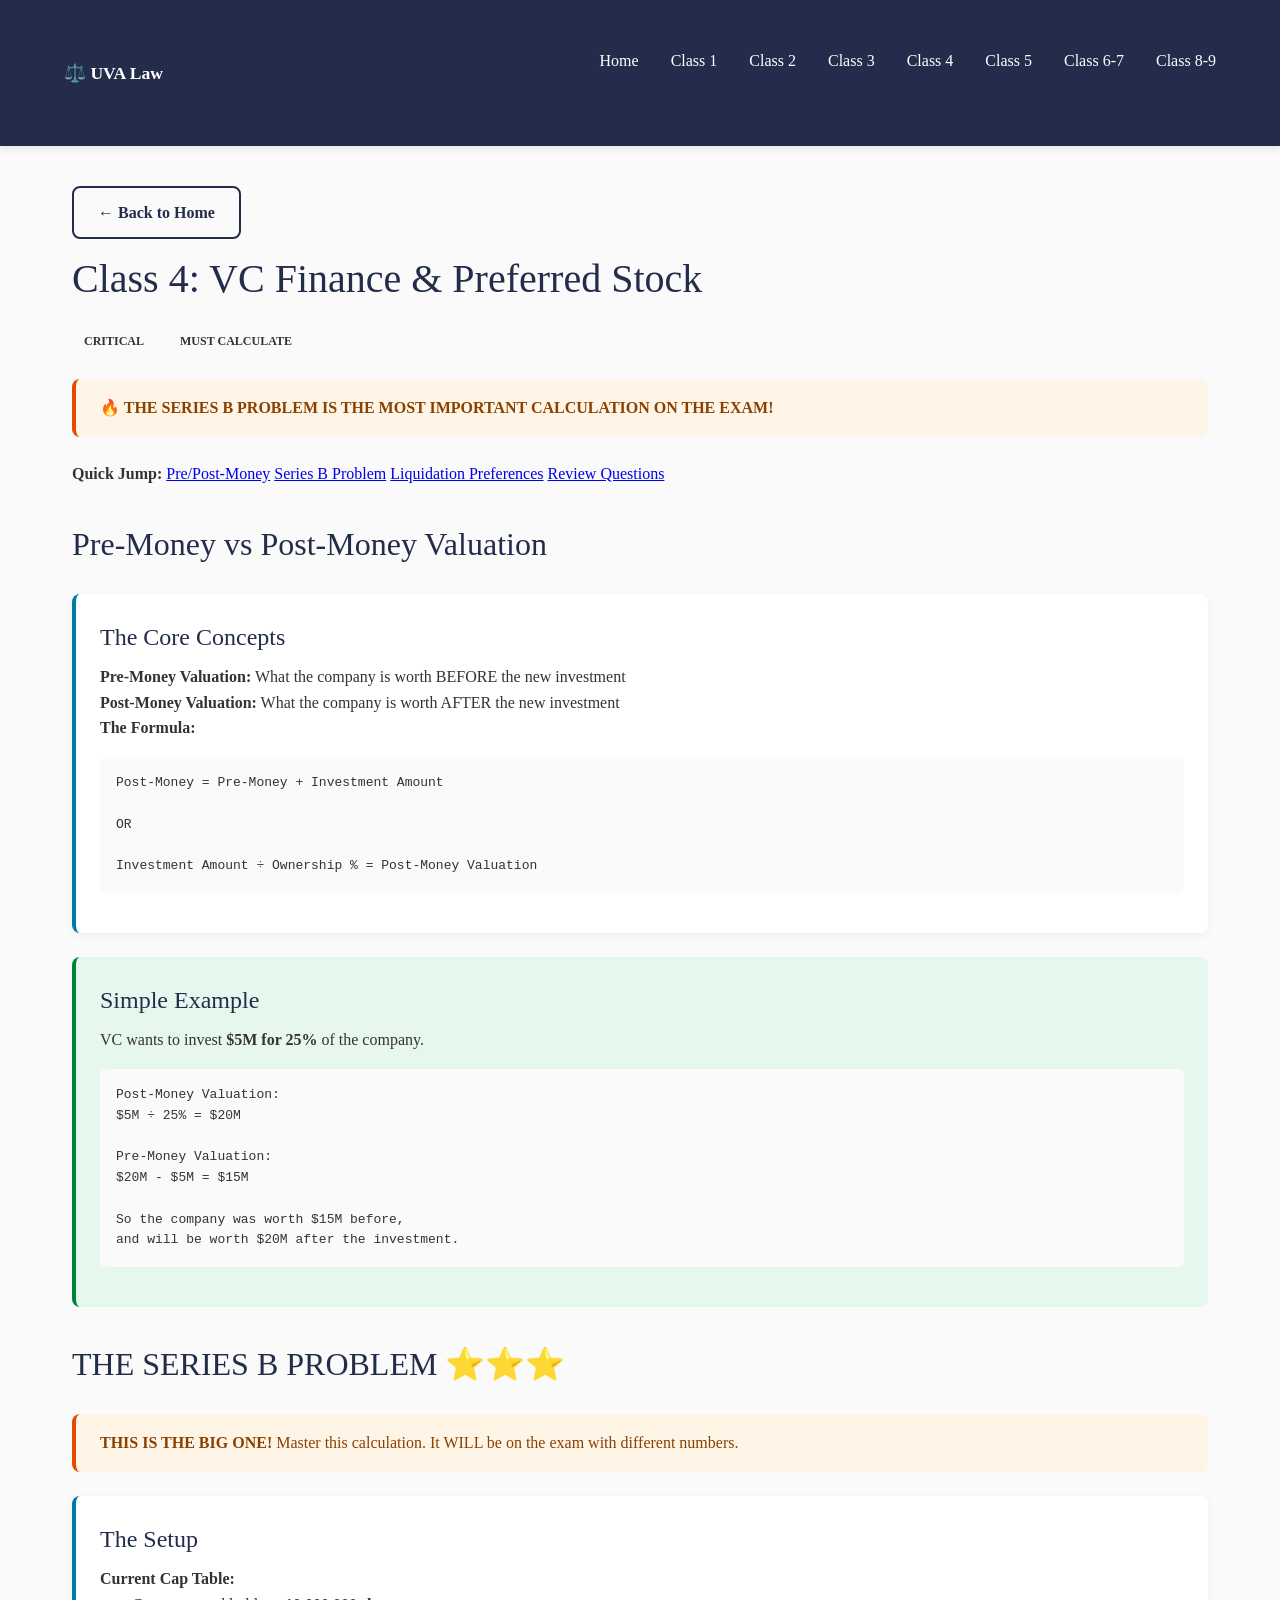
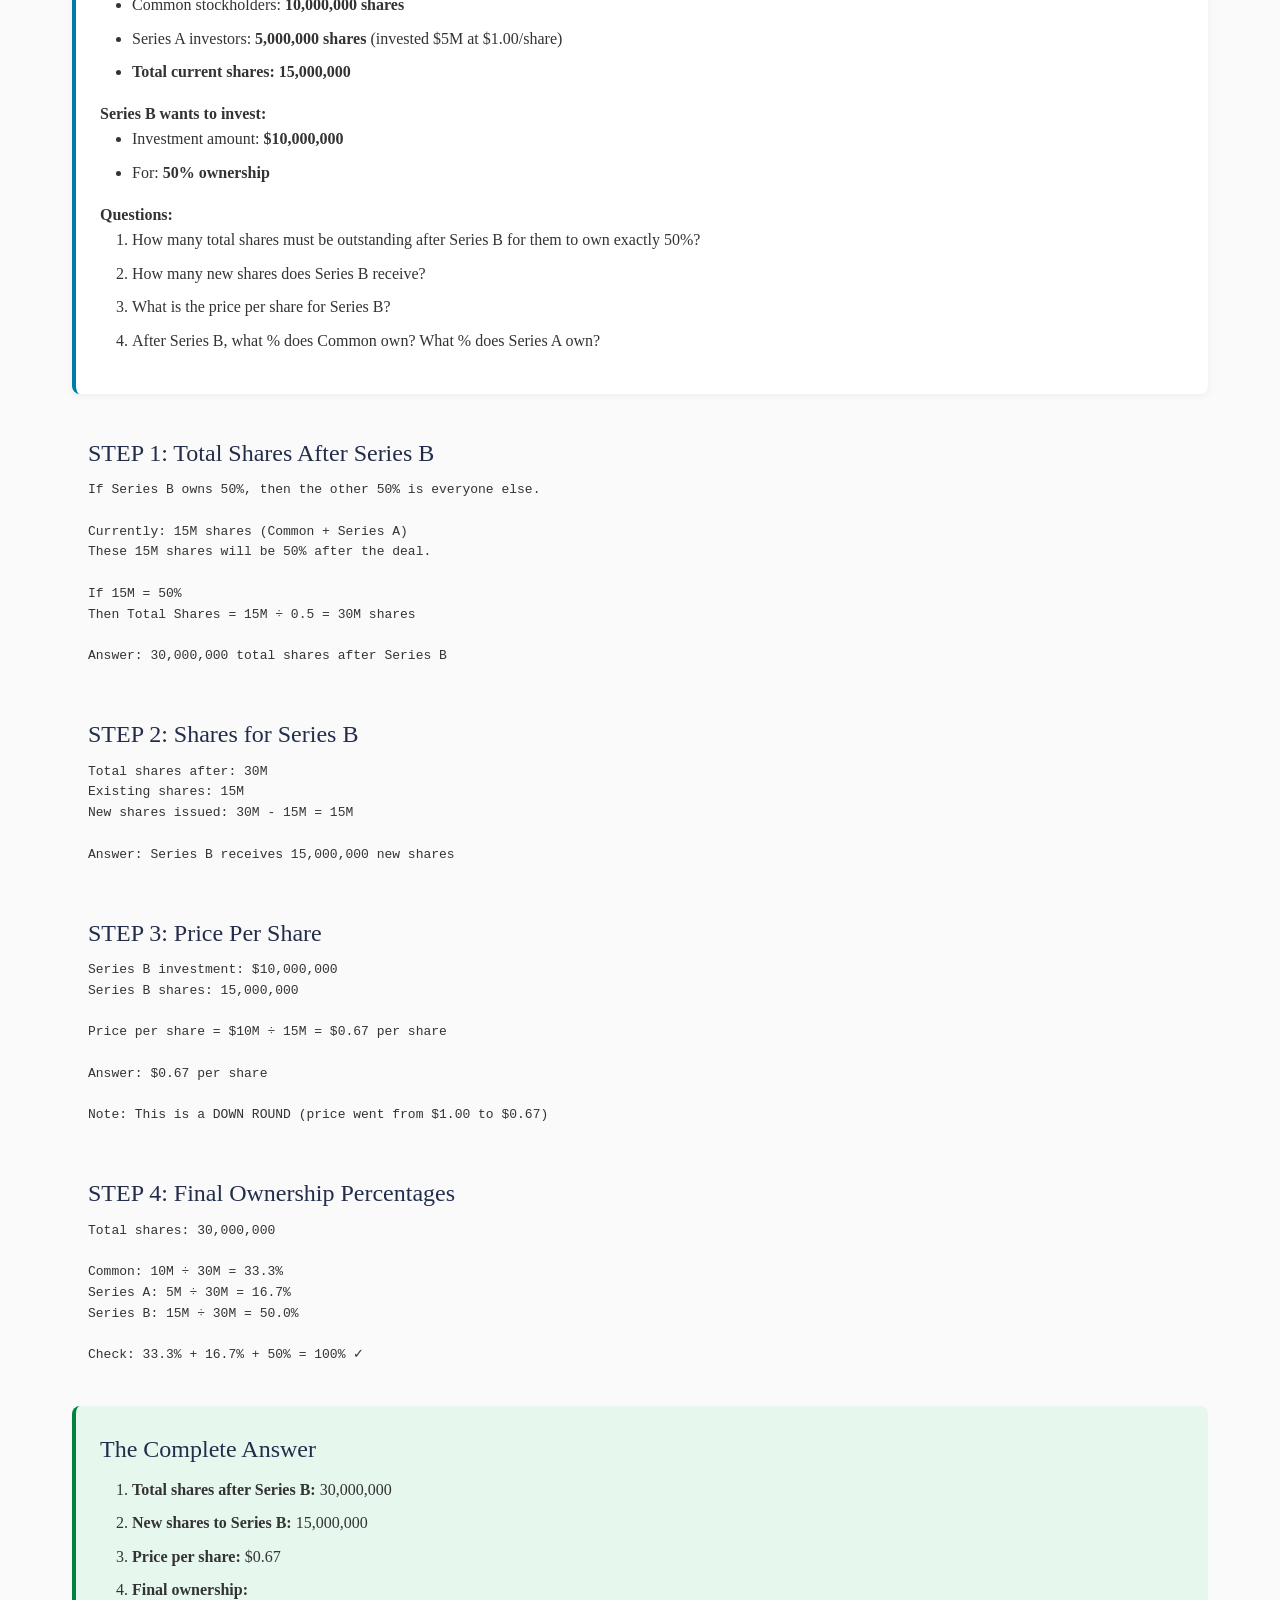
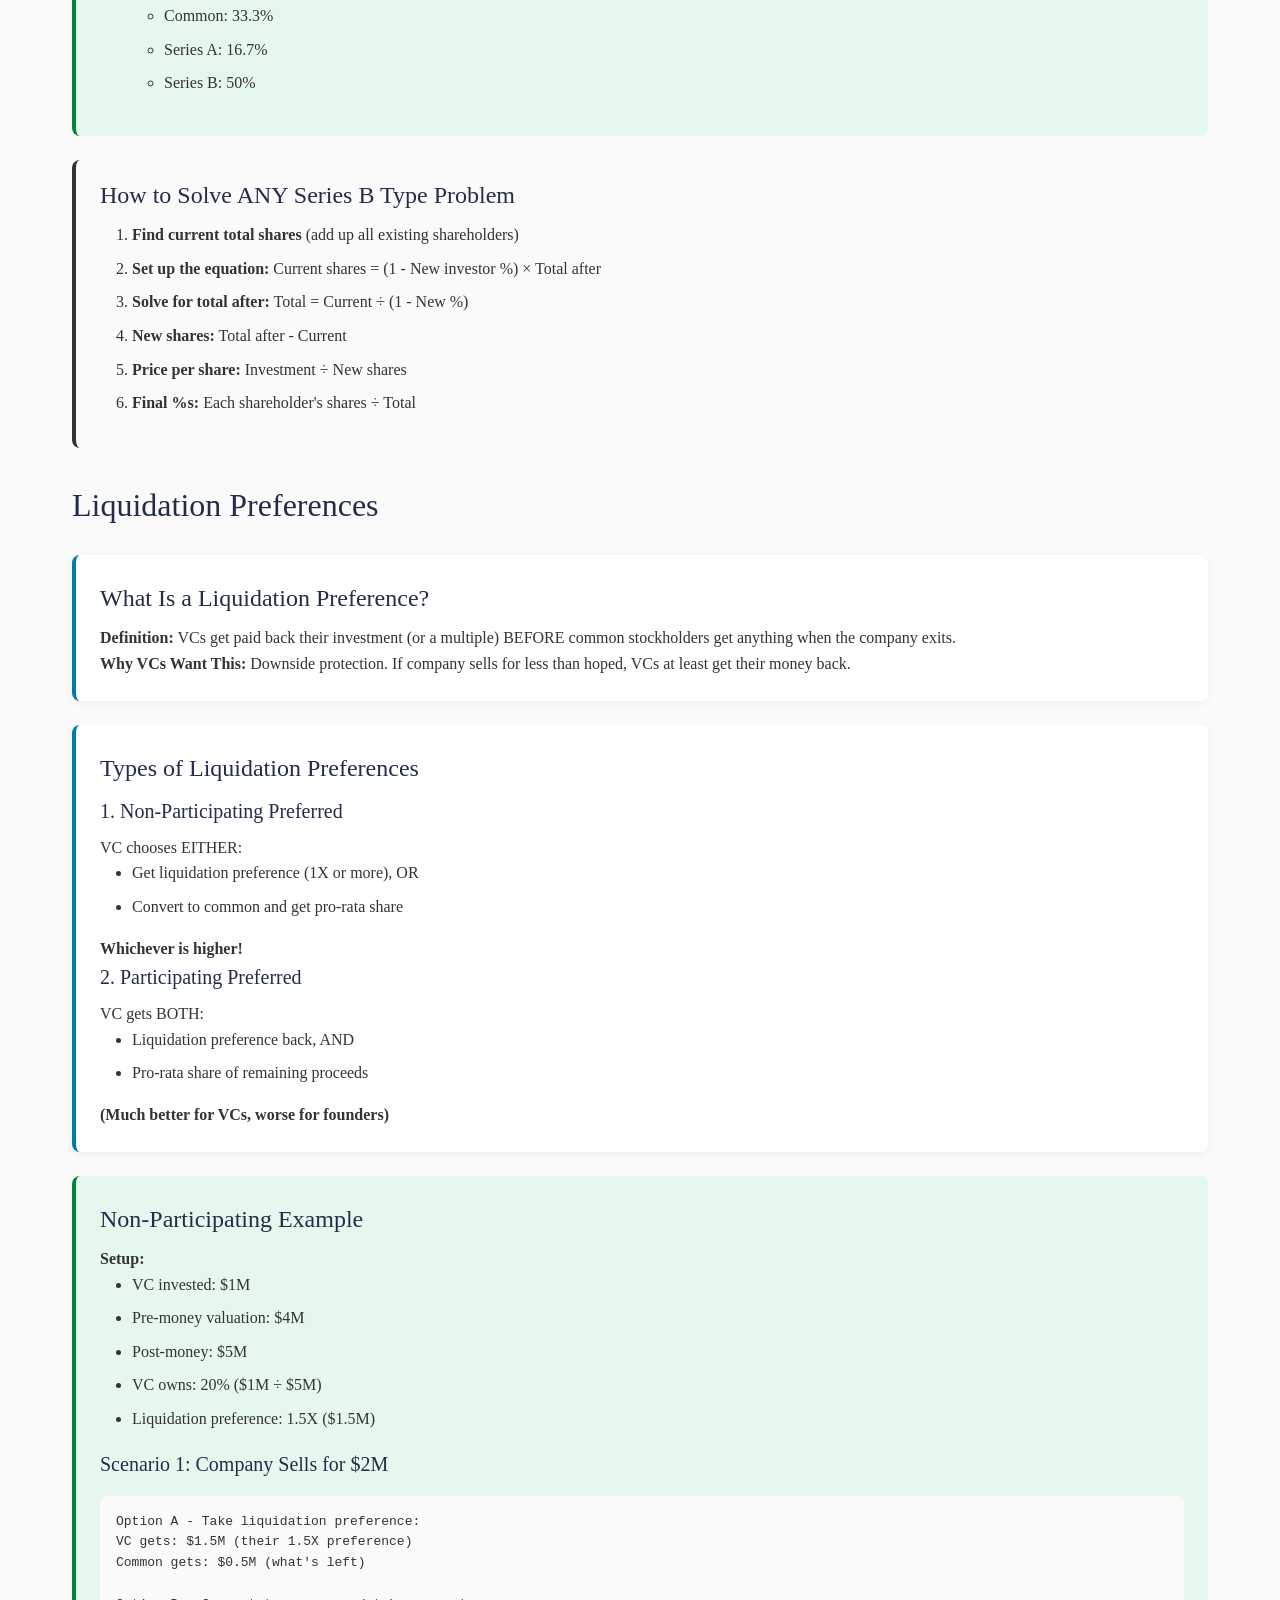
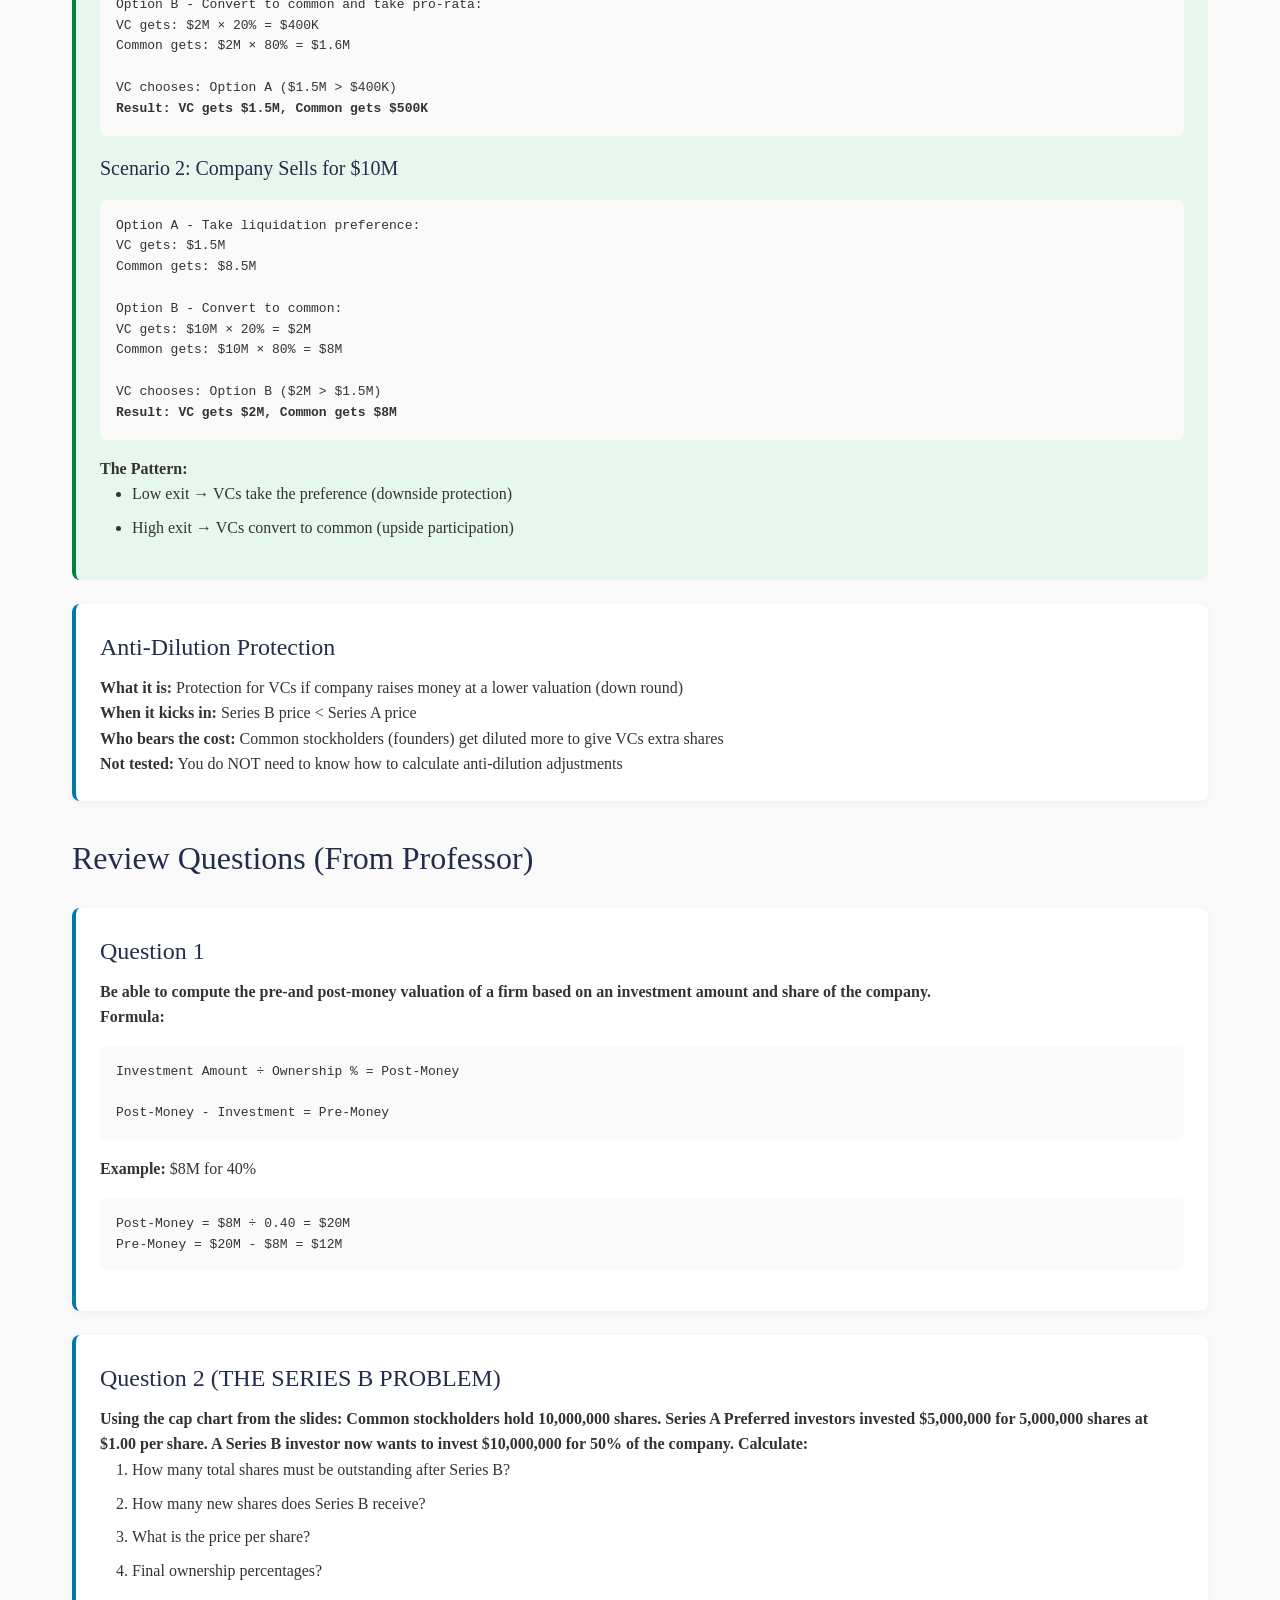
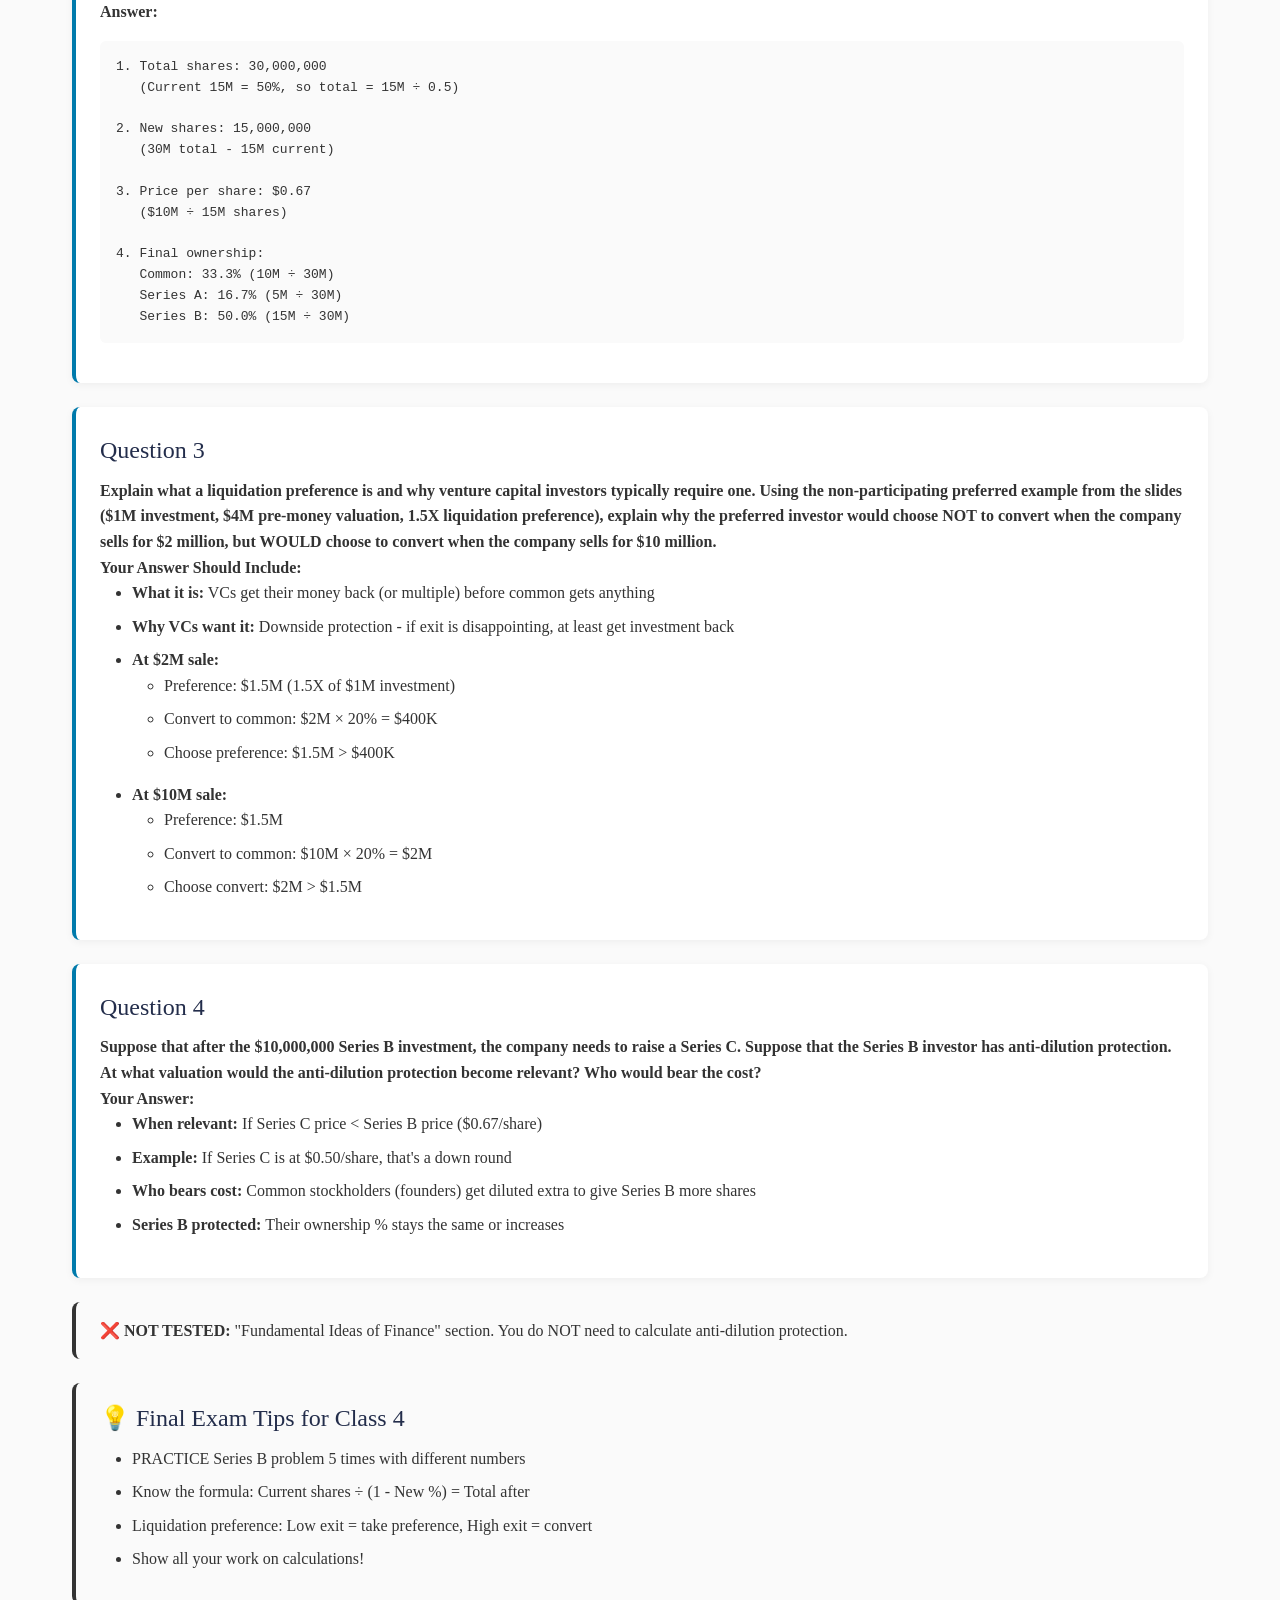
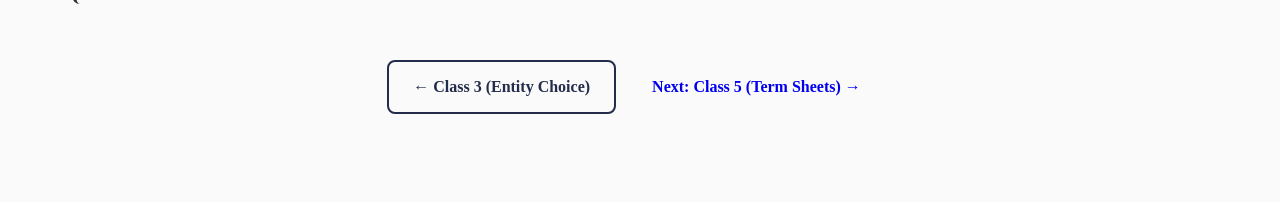
<file: class 4.html>
<!DOCTYPE html>
<html lang="en">
<head>
    <meta charset="UTF-8">
    <meta name="viewport" content="width=device-width, initial-scale=1.0">
    <title>Class 4: VC Finance - UVA Law</title>
    <link rel="stylesheet" href="styles.css">
</head>
<body>
    <nav>
        <div class="container">
            <div class="logo"><a href="index.html" style="color: white; text-decoration: none;">⚖️ UVA Law</a></div>
            <ul>
                <li><a href="index.html">Home</a></li>
                <li><a href="class1.html">Class 1</a></li>
                <li><a href="class2.html">Class 2</a></li>
                <li><a href="class3.html">Class 3</a></li>
                <li><a href="class4.html">Class 4</a></li>
                <li><a href="class5.html">Class 5</a></li>
                <li><a href="class6.html">Class 6-7</a></li>
                <li><a href="class7.html">Class 8-9</a></li>
            </ul>
        </div>
    </nav>

    <div class="container">
        <a href="index.html" class="btn btn-secondary">← Back to Home</a>
        
        <h1>Class 4: VC Finance & Preferred Stock</h1>
        
        <div style="margin: 1rem 0;">
            <span class="badge critical">CRITICAL</span>
            <span class="badge calculation">MUST CALCULATE</span>
        </div>

        <div class="alert alert-warning">
            <strong>🔥 THE SERIES B PROBLEM IS THE MOST IMPORTANT CALCULATION ON THE EXAM!</strong>
        </div>

        <div class="toc">
            <strong>Quick Jump:</strong>
            <a href="#valuation">Pre/Post-Money</a>
            <a href="#series-b">Series B Problem</a>
            <a href="#liq-pref">Liquidation Preferences</a>
            <a href="#review">Review Questions</a>
        </div>

        <h2 id="valuation">Pre-Money vs Post-Money Valuation</h2>

        <div class="concept-box">
            <h3>The Core Concepts</h3>
            
            <p><strong>Pre-Money Valuation:</strong> What the company is worth BEFORE the new investment</p>
            <p><strong>Post-Money Valuation:</strong> What the company is worth AFTER the new investment</p>

            <p><strong>The Formula:</strong></p>
            <div class="calculation-box">
                <pre>Post-Money = Pre-Money + Investment Amount

OR

Investment Amount ÷ Ownership % = Post-Money Valuation</pre>
            </div>
        </div>

        <div class="example-box">
            <h3>Simple Example</h3>
            <p>VC wants to invest <strong>$5M for 25%</strong> of the company.</p>

            <div class="calculation-box">
                <pre>Post-Money Valuation:
$5M ÷ 25% = $20M

Pre-Money Valuation:
$20M - $5M = $15M

So the company was worth $15M before,
and will be worth $20M after the investment.</pre>
            </div>
        </div>

        <h2 id="series-b">THE SERIES B PROBLEM ⭐⭐⭐</h2>

        <div class="alert alert-warning">
            <strong>THIS IS THE BIG ONE!</strong> Master this calculation. It WILL be on the exam with different numbers.
        </div>

        <div class="concept-box">
            <h3>The Setup</h3>
            <p><strong>Current Cap Table:</strong></p>
            <ul>
                <li>Common stockholders: <strong>10,000,000 shares</strong></li>
                <li>Series A investors: <strong>5,000,000 shares</strong> (invested $5M at $1.00/share)</li>
                <li><strong>Total current shares: 15,000,000</strong></li>
            </ul>

            <p><strong>Series B wants to invest:</strong></p>
            <ul>
                <li>Investment amount: <strong>$10,000,000</strong></li>
                <li>For: <strong>50% ownership</strong></li>
            </ul>

            <p><strong>Questions:</strong></p>
            <ol>
                <li>How many total shares must be outstanding after Series B for them to own exactly 50%?</li>
                <li>How many new shares does Series B receive?</li>
                <li>What is the price per share for Series B?</li>
                <li>After Series B, what % does Common own? What % does Series A own?</li>
            </ol>
        </div>

        <div class="calculation-box">
            <h3>STEP 1: Total Shares After Series B</h3>
            <pre>If Series B owns 50%, then the other 50% is everyone else.

Currently: 15M shares (Common + Series A)
These 15M shares will be 50% after the deal.

If 15M = 50%
Then Total Shares = 15M ÷ 0.5 = 30M shares

Answer: 30,000,000 total shares after Series B</pre>
        </div>

        <div class="calculation-box">
            <h3>STEP 2: Shares for Series B</h3>
            <pre>Total shares after: 30M
Existing shares: 15M
New shares issued: 30M - 15M = 15M

Answer: Series B receives 15,000,000 new shares</pre>
        </div>

        <div class="calculation-box">
            <h3>STEP 3: Price Per Share</h3>
            <pre>Series B investment: $10,000,000
Series B shares: 15,000,000

Price per share = $10M ÷ 15M = $0.67 per share

Answer: $0.67 per share

Note: This is a DOWN ROUND (price went from $1.00 to $0.67)</pre>
        </div>

        <div class="calculation-box">
            <h3>STEP 4: Final Ownership Percentages</h3>
            <pre>Total shares: 30,000,000

Common: 10M ÷ 30M = 33.3%
Series A: 5M ÷ 30M = 16.7%
Series B: 15M ÷ 30M = 50.0%

Check: 33.3% + 16.7% + 50% = 100% ✓</pre>
        </div>

        <div class="example-box">
            <h3>The Complete Answer</h3>
            <ol>
                <li><strong>Total shares after Series B:</strong> 30,000,000</li>
                <li><strong>New shares to Series B:</strong> 15,000,000</li>
                <li><strong>Price per share:</strong> $0.67</li>
                <li><strong>Final ownership:</strong>
                    <ul>
                        <li>Common: 33.3%</li>
                        <li>Series A: 16.7%</li>
                        <li>Series B: 50%</li>
                    </ul>
                </li>
            </ol>
        </div>

        <div class="alert alert-exam">
            <h3>How to Solve ANY Series B Type Problem</h3>
            <ol>
                <li><strong>Find current total shares</strong> (add up all existing shareholders)</li>
                <li><strong>Set up the equation:</strong> Current shares = (1 - New investor %) × Total after</li>
                <li><strong>Solve for total after:</strong> Total = Current ÷ (1 - New %)</li>
                <li><strong>New shares:</strong> Total after - Current</li>
                <li><strong>Price per share:</strong> Investment ÷ New shares</li>
                <li><strong>Final %s:</strong> Each shareholder's shares ÷ Total</li>
            </ol>
        </div>

        <h2 id="liq-pref">Liquidation Preferences</h2>

        <div class="concept-box">
            <h3>What Is a Liquidation Preference?</h3>
            <p><strong>Definition:</strong> VCs get paid back their investment (or a multiple) BEFORE common stockholders get anything when the company exits.</p>

            <p><strong>Why VCs Want This:</strong> Downside protection. If company sells for less than hoped, VCs at least get their money back.</p>
        </div>

        <div class="concept-box">
            <h3>Types of Liquidation Preferences</h3>

            <h4>1. Non-Participating Preferred</h4>
            <p>VC chooses EITHER:</p>
            <ul>
                <li>Get liquidation preference (1X or more), OR</li>
                <li>Convert to common and get pro-rata share</li>
            </ul>
            <p><strong>Whichever is higher!</strong></p>

            <h4>2. Participating Preferred</h4>
            <p>VC gets BOTH:</p>
            <ul>
                <li>Liquidation preference back, AND</li>
                <li>Pro-rata share of remaining proceeds</li>
            </ul>
            <p><strong>(Much better for VCs, worse for founders)</strong></p>
        </div>

        <div class="example-box">
            <h3>Non-Participating Example</h3>
            <p><strong>Setup:</strong></p>
            <ul>
                <li>VC invested: $1M</li>
                <li>Pre-money valuation: $4M</li>
                <li>Post-money: $5M</li>
                <li>VC owns: 20% ($1M ÷ $5M)</li>
                <li>Liquidation preference: 1.5X ($1.5M)</li>
            </ul>

            <h4>Scenario 1: Company Sells for $2M</h4>
            <div class="calculation-box">
                <pre>Option A - Take liquidation preference:
VC gets: $1.5M (their 1.5X preference)
Common gets: $0.5M (what's left)

Option B - Convert to common and take pro-rata:
VC gets: $2M × 20% = $400K
Common gets: $2M × 80% = $1.6M

VC chooses: Option A ($1.5M > $400K)
<strong>Result: VC gets $1.5M, Common gets $500K</strong></pre>
            </div>

            <h4>Scenario 2: Company Sells for $10M</h4>
            <div class="calculation-box">
                <pre>Option A - Take liquidation preference:
VC gets: $1.5M
Common gets: $8.5M

Option B - Convert to common:
VC gets: $10M × 20% = $2M
Common gets: $10M × 80% = $8M

VC chooses: Option B ($2M > $1.5M)
<strong>Result: VC gets $2M, Common gets $8M</strong></pre>
            </div>

            <p><strong>The Pattern:</strong></p>
            <ul>
                <li>Low exit → VCs take the preference (downside protection)</li>
                <li>High exit → VCs convert to common (upside participation)</li>
            </ul>
        </div>

        <div class="concept-box">
            <h3>Anti-Dilution Protection</h3>
            <p><strong>What it is:</strong> Protection for VCs if company raises money at a lower valuation (down round)</p>

            <p><strong>When it kicks in:</strong> Series B price < Series A price</p>

            <p><strong>Who bears the cost:</strong> Common stockholders (founders) get diluted more to give VCs extra shares</p>

            <p><strong>Not tested:</strong> You do NOT need to know how to calculate anti-dilution adjustments</p>
        </div>

        <h2 id="review">Review Questions (From Professor)</h2>

        <div class="concept-box">
            <h3>Question 1</h3>
            <p><strong>Be able to compute the pre-and post-money valuation of a firm based on an investment amount and share of the company.</strong></p>
            
            <p><strong>Formula:</strong></p>
            <div class="calculation-box">
                <pre>Investment Amount ÷ Ownership % = Post-Money

Post-Money - Investment = Pre-Money</pre>
            </div>

            <p><strong>Example:</strong> $8M for 40%</p>
            <div class="calculation-box">
                <pre>Post-Money = $8M ÷ 0.40 = $20M
Pre-Money = $20M - $8M = $12M</pre>
            </div>
        </div>

        <div class="concept-box">
            <h3>Question 2 (THE SERIES B PROBLEM)</h3>
            <p><strong>Using the cap chart from the slides: Common stockholders hold 10,000,000 shares. Series A Preferred investors invested $5,000,000 for 5,000,000 shares at $1.00 per share. A Series B investor now wants to invest $10,000,000 for 50% of the company. Calculate:</strong></p>
            
            <ol>
                <li>How many total shares must be outstanding after Series B?</li>
                <li>How many new shares does Series B receive?</li>
                <li>What is the price per share?</li>
                <li>Final ownership percentages?</li>
            </ol>

            <p><strong>Answer:</strong></p>
            <div class="calculation-box">
                <pre>1. Total shares: 30,000,000
   (Current 15M = 50%, so total = 15M ÷ 0.5)

2. New shares: 15,000,000
   (30M total - 15M current)

3. Price per share: $0.67
   ($10M ÷ 15M shares)

4. Final ownership:
   Common: 33.3% (10M ÷ 30M)
   Series A: 16.7% (5M ÷ 30M)
   Series B: 50.0% (15M ÷ 30M)</pre>
            </div>
        </div>

        <div class="concept-box">
            <h3>Question 3</h3>
            <p><strong>Explain what a liquidation preference is and why venture capital investors typically require one. Using the non-participating preferred example from the slides ($1M investment, $4M pre-money valuation, 1.5X liquidation preference), explain why the preferred investor would choose NOT to convert when the company sells for $2 million, but WOULD choose to convert when the company sells for $10 million.</strong></p>
            
            <p><strong>Your Answer Should Include:</strong></p>
            <ul>
                <li><strong>What it is:</strong> VCs get their money back (or multiple) before common gets anything</li>
                <li><strong>Why VCs want it:</strong> Downside protection - if exit is disappointing, at least get investment back</li>
                <li><strong>At $2M sale:</strong>
                    <ul>
                        <li>Preference: $1.5M (1.5X of $1M investment)</li>
                        <li>Convert to common: $2M × 20% = $400K</li>
                        <li>Choose preference: $1.5M > $400K</li>
                    </ul>
                </li>
                <li><strong>At $10M sale:</strong>
                    <ul>
                        <li>Preference: $1.5M</li>
                        <li>Convert to common: $10M × 20% = $2M</li>
                        <li>Choose convert: $2M > $1.5M</li>
                    </ul>
                </li>
            </ul>
        </div>

        <div class="concept-box">
            <h3>Question 4</h3>
            <p><strong>Suppose that after the $10,000,000 Series B investment, the company needs to raise a Series C. Suppose that the Series B investor has anti-dilution protection. At what valuation would the anti-dilution protection become relevant? Who would bear the cost?</strong></p>
            
            <p><strong>Your Answer:</strong></p>
            <ul>
                <li><strong>When relevant:</strong> If Series C price < Series B price ($0.67/share)</li>
                <li><strong>Example:</strong> If Series C is at $0.50/share, that's a down round</li>
                <li><strong>Who bears cost:</strong> Common stockholders (founders) get diluted extra to give Series B more shares</li>
                <li><strong>Series B protected:</strong> Their ownership % stays the same or increases</li>
            </ul>
        </div>

        <div class="alert-not-tested alert">
            <strong>❌ NOT TESTED:</strong> "Fundamental Ideas of Finance" section. You do NOT need to calculate anti-dilution protection.
        </div>

        <div class="alert alert-exam">
            <h3>💡 Final Exam Tips for Class 4</h3>
            <ul>
                <li>PRACTICE Series B problem 5 times with different numbers</li>
                <li>Know the formula: Current shares ÷ (1 - New %) = Total after</li>
                <li>Liquidation preference: Low exit = take preference, High exit = convert</li>
                <li>Show all your work on calculations!</li>
            </ul>
        </div>

        <div style="margin: 3rem 0; text-align: center;">
            <a href="class3.html" class="btn btn-secondary">← Class 3 (Entity Choice)</a>
            <a href="class5.html" class="btn">Next: Class 5 (Term Sheets) →</a>
        </div>
    </div>
</body>
</html>
</file>
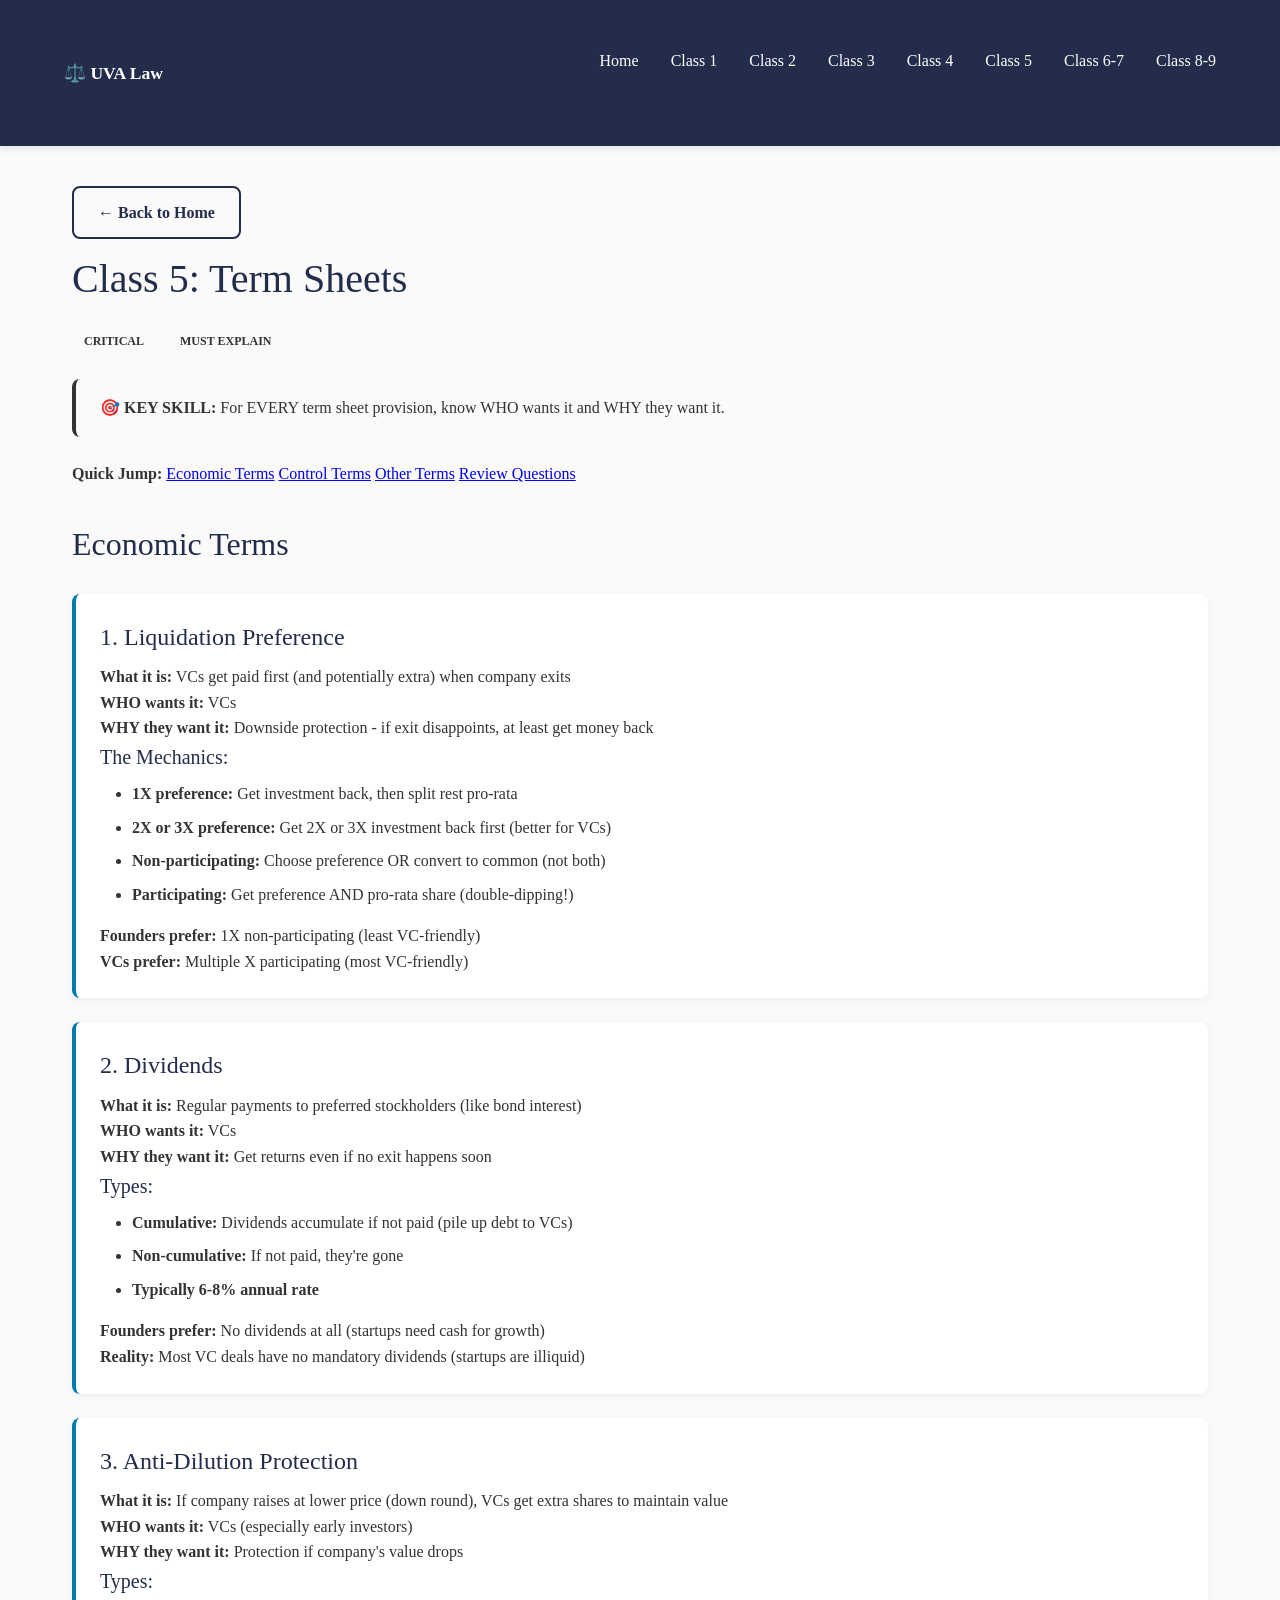
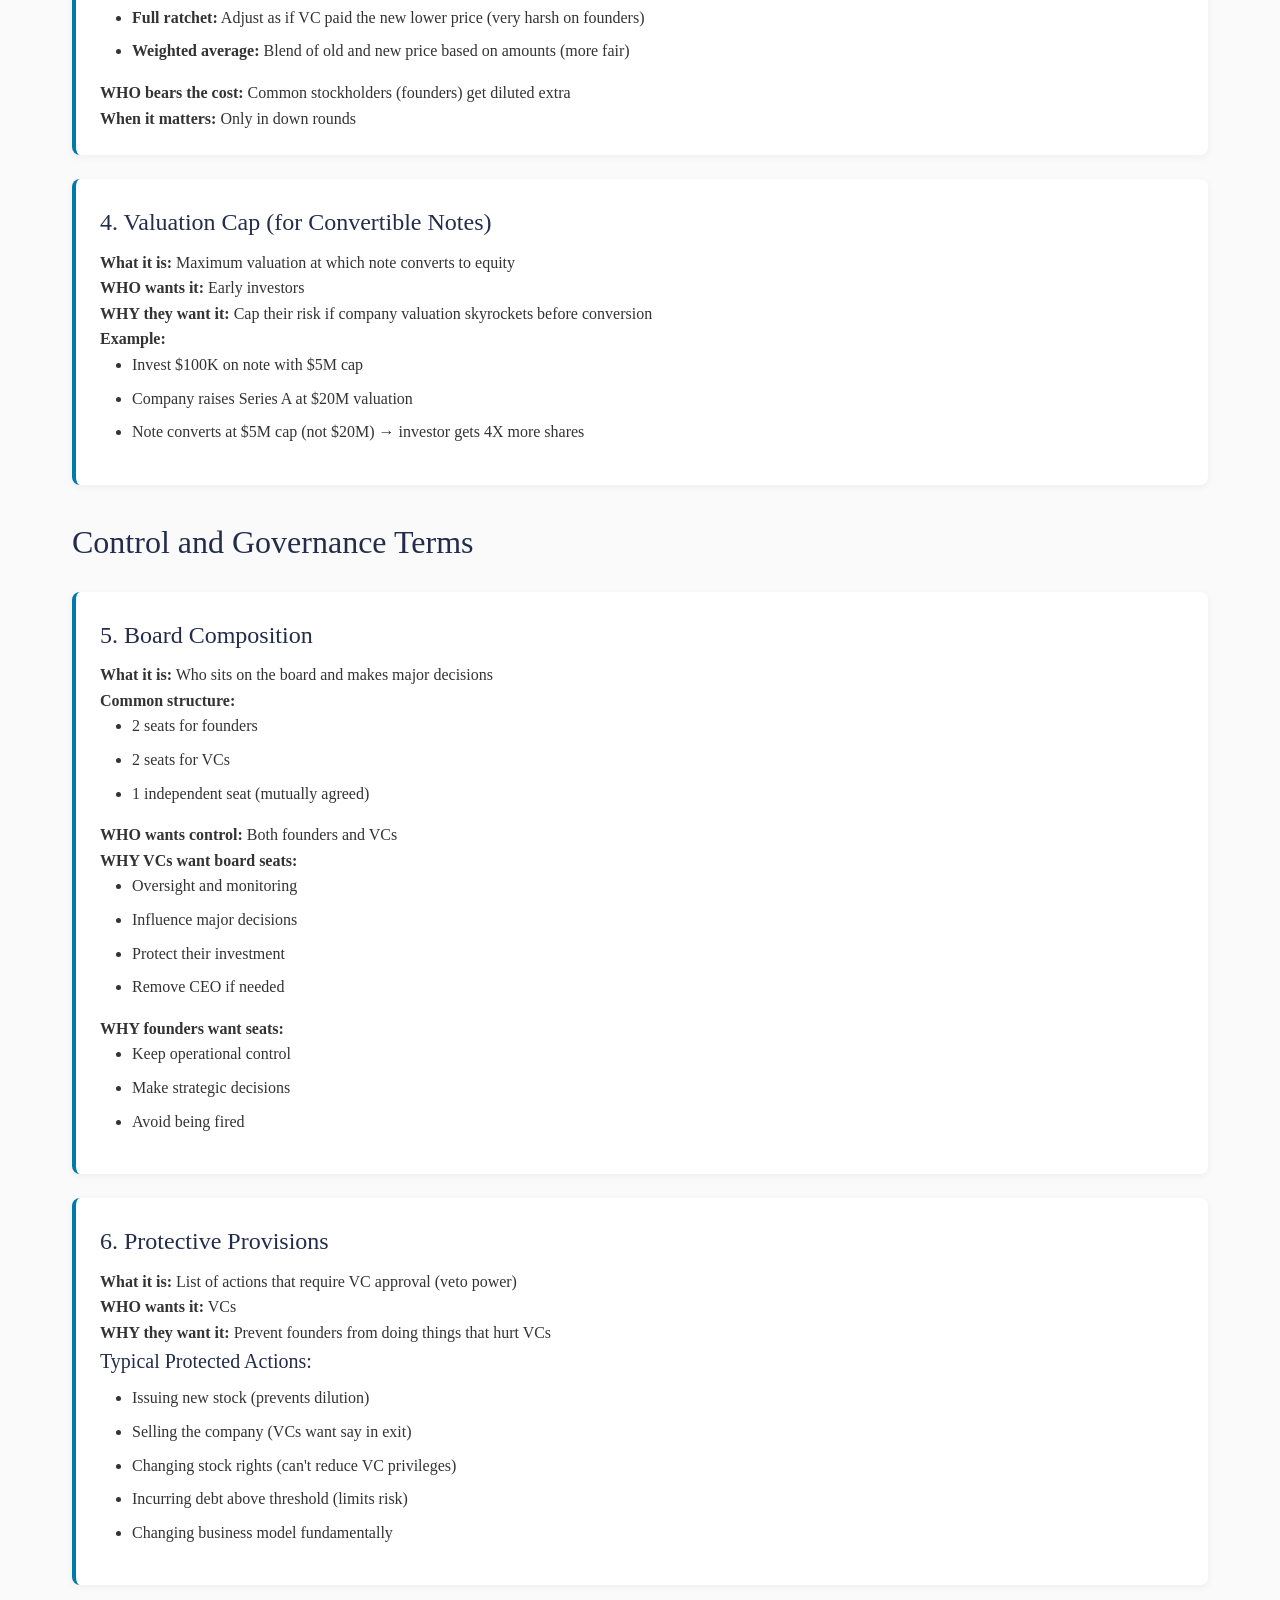
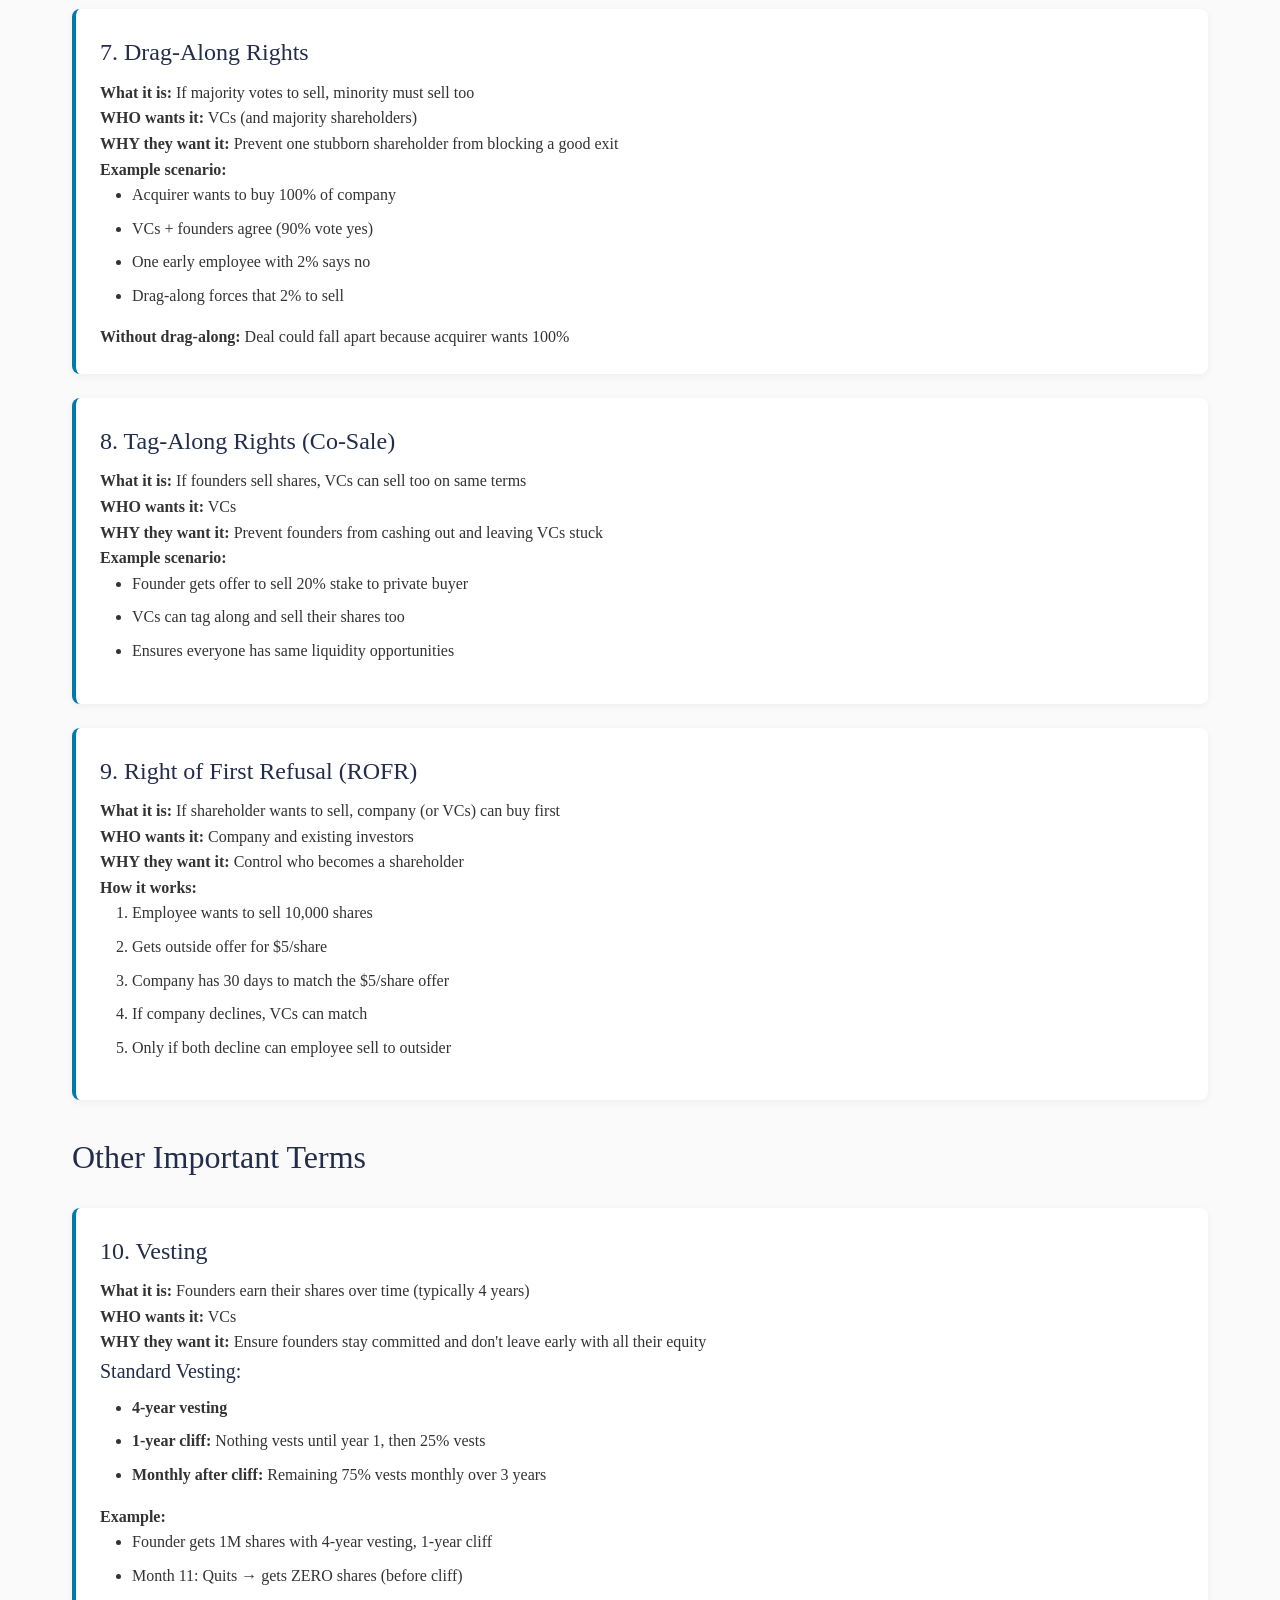
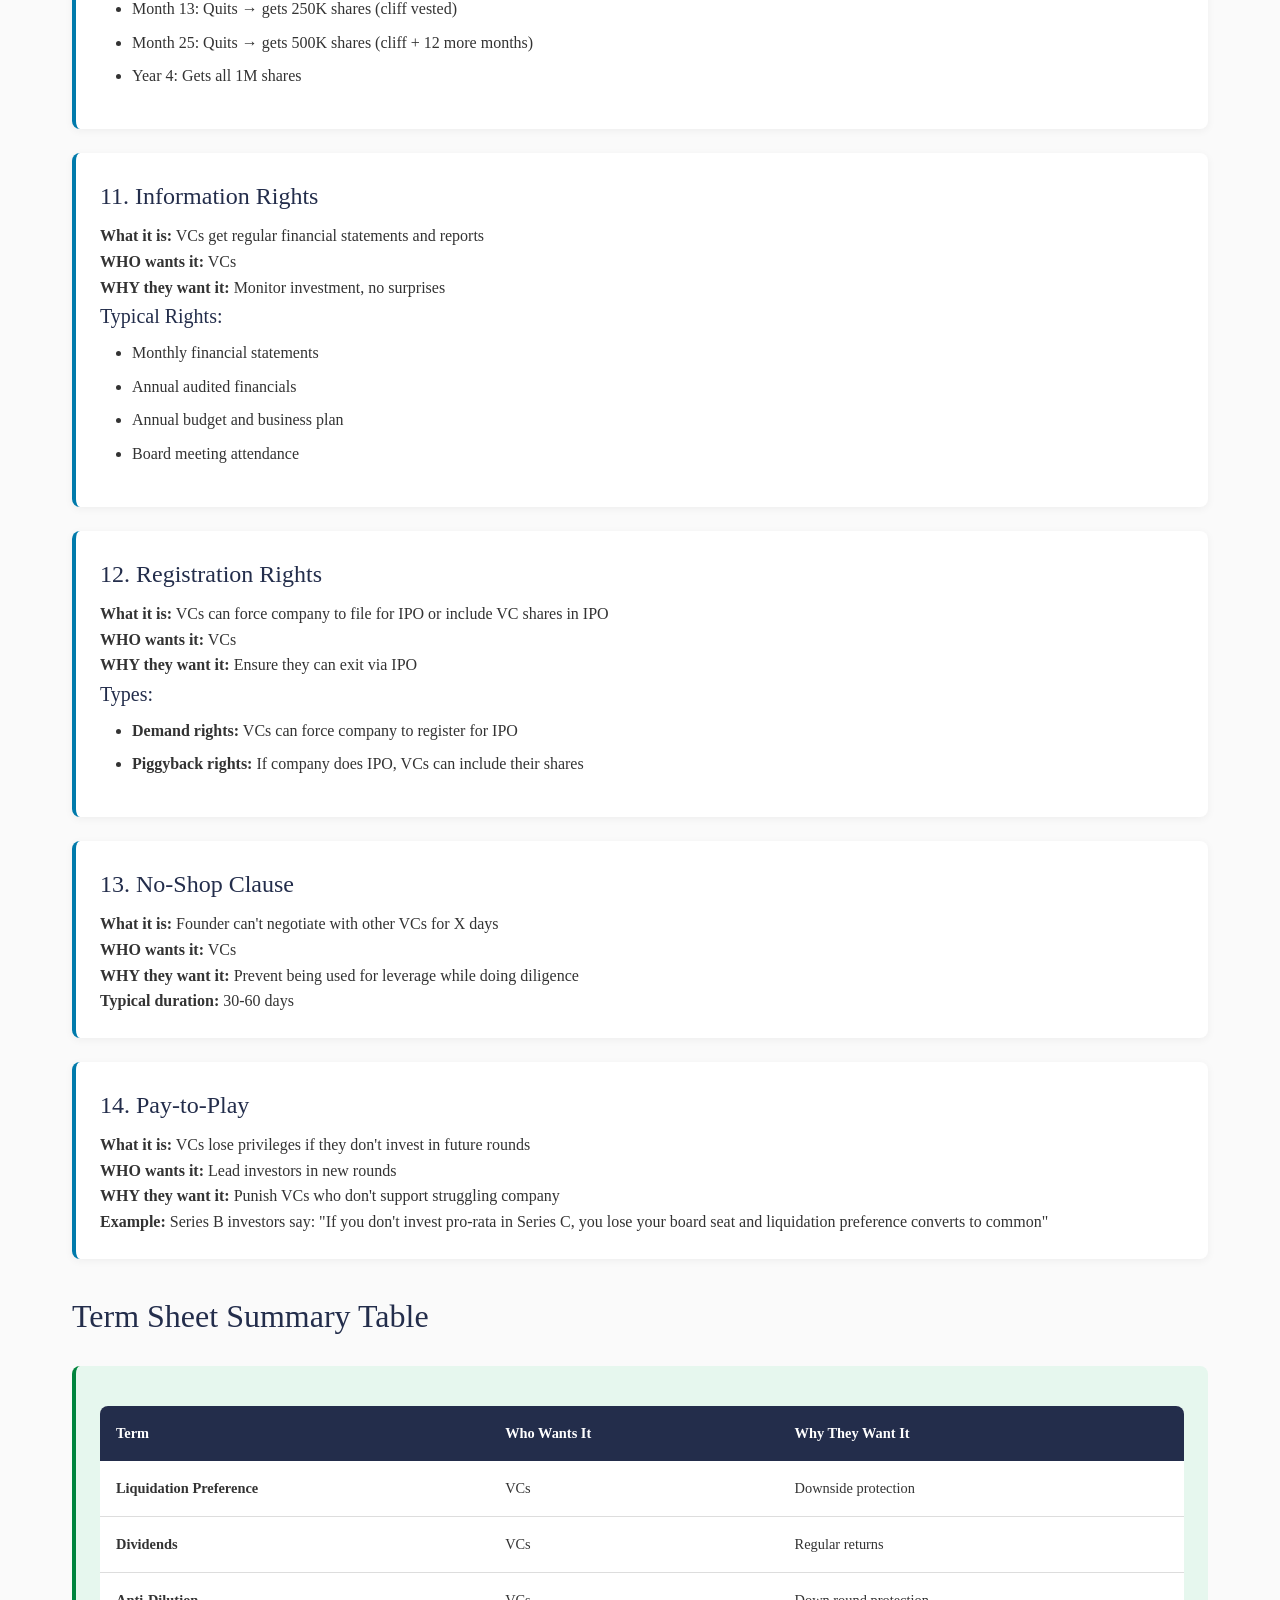
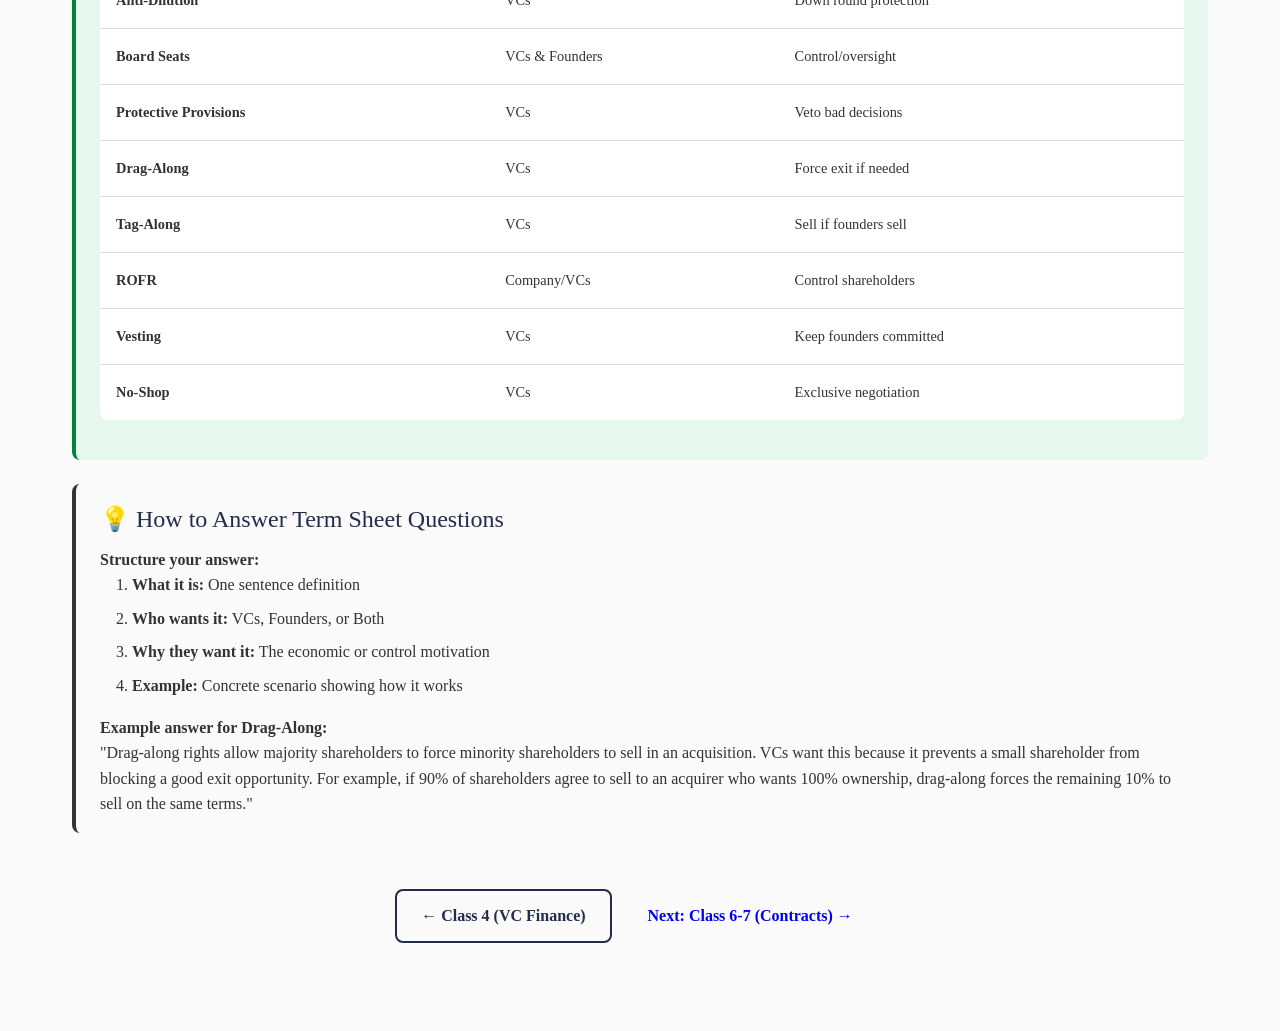
<file: Class 5.html>
<!DOCTYPE html>
<html lang="en">
<head>
    <meta charset="UTF-8">
    <meta name="viewport" content="width=device-width, initial-scale=1.0">
    <title>Class 5: Term Sheets - UVA Law</title>
    <link rel="stylesheet" href="styles.css">
</head>
<body>
    <nav>
        <div class="container">
            <div class="logo"><a href="index.html" style="color: white; text-decoration: none;">⚖️ UVA Law</a></div>
            <ul>
                <li><a href="index.html">Home</a></li>
                <li><a href="class1.html">Class 1</a></li>
                <li><a href="class2.html">Class 2</a></li>
                <li><a href="class3.html">Class 3</a></li>
                <li><a href="class4.html">Class 4</a></li>
                <li><a href="class5.html">Class 5</a></li>
                <li><a href="class6.html">Class 6-7</a></li>
                <li><a href="class7.html">Class 8-9</a></li>
            </ul>
        </div>
    </nav>

    <div class="container">
        <a href="index.html" class="btn btn-secondary">← Back to Home</a>
        
        <h1>Class 5: Term Sheets</h1>
        
        <div style="margin: 1rem 0;">
            <span class="badge critical">CRITICAL</span>
            <span class="badge explain">MUST EXPLAIN</span>
        </div>

        <div class="alert alert-exam">
            <strong>🎯 KEY SKILL:</strong> For EVERY term sheet provision, know WHO wants it and WHY they want it.
        </div>

        <div class="toc">
            <strong>Quick Jump:</strong>
            <a href="#economic">Economic Terms</a>
            <a href="#control">Control Terms</a>
            <a href="#other">Other Terms</a>
            <a href="#review">Review Questions</a>
        </div>

        <h2 id="economic">Economic Terms</h2>

        <div class="concept-box">
            <h3>1. Liquidation Preference</h3>
            <p><strong>What it is:</strong> VCs get paid first (and potentially extra) when company exits</p>
            
            <p><strong>WHO wants it:</strong> VCs</p>
            <p><strong>WHY they want it:</strong> Downside protection - if exit disappoints, at least get money back</p>

            <h4>The Mechanics:</h4>
            <ul>
                <li><strong>1X preference:</strong> Get investment back, then split rest pro-rata</li>
                <li><strong>2X or 3X preference:</strong> Get 2X or 3X investment back first (better for VCs)</li>
                <li><strong>Non-participating:</strong> Choose preference OR convert to common (not both)</li>
                <li><strong>Participating:</strong> Get preference AND pro-rata share (double-dipping!)</li>
            </ul>

            <p><strong>Founders prefer:</strong> 1X non-participating (least VC-friendly)</p>
            <p><strong>VCs prefer:</strong> Multiple X participating (most VC-friendly)</p>
        </div>

        <div class="concept-box">
            <h3>2. Dividends</h3>
            <p><strong>What it is:</strong> Regular payments to preferred stockholders (like bond interest)</p>
            
            <p><strong>WHO wants it:</strong> VCs</p>
            <p><strong>WHY they want it:</strong> Get returns even if no exit happens soon</p>

            <h4>Types:</h4>
            <ul>
                <li><strong>Cumulative:</strong> Dividends accumulate if not paid (pile up debt to VCs)</li>
                <li><strong>Non-cumulative:</strong> If not paid, they're gone</li>
                <li><strong>Typically 6-8% annual rate</strong></li>
            </ul>

            <p><strong>Founders prefer:</strong> No dividends at all (startups need cash for growth)</p>
            <p><strong>Reality:</strong> Most VC deals have no mandatory dividends (startups are illiquid)</p>
        </div>

        <div class="concept-box">
            <h3>3. Anti-Dilution Protection</h3>
            <p><strong>What it is:</strong> If company raises at lower price (down round), VCs get extra shares to maintain value</p>
            
            <p><strong>WHO wants it:</strong> VCs (especially early investors)</p>
            <p><strong>WHY they want it:</strong> Protection if company's value drops</p>

            <h4>Types:</h4>
            <ul>
                <li><strong>Full ratchet:</strong> Adjust as if VC paid the new lower price (very harsh on founders)</li>
                <li><strong>Weighted average:</strong> Blend of old and new price based on amounts (more fair)</li>
            </ul>

            <p><strong>WHO bears the cost:</strong> Common stockholders (founders) get diluted extra</p>
            <p><strong>When it matters:</strong> Only in down rounds</p>
        </div>

        <div class="concept-box">
            <h3>4. Valuation Cap (for Convertible Notes)</h3>
            <p><strong>What it is:</strong> Maximum valuation at which note converts to equity</p>
            
            <p><strong>WHO wants it:</strong> Early investors</p>
            <p><strong>WHY they want it:</strong> Cap their risk if company valuation skyrockets before conversion</p>

            <p><strong>Example:</strong></p>
            <ul>
                <li>Invest $100K on note with $5M cap</li>
                <li>Company raises Series A at $20M valuation</li>
                <li>Note converts at $5M cap (not $20M) → investor gets 4X more shares</li>
            </ul>
        </div>

        <h2 id="control">Control and Governance Terms</h2>

        <div class="concept-box">
            <h3>5. Board Composition</h3>
            <p><strong>What it is:</strong> Who sits on the board and makes major decisions</p>
            
            <p><strong>Common structure:</strong></p>
            <ul>
                <li>2 seats for founders</li>
                <li>2 seats for VCs</li>
                <li>1 independent seat (mutually agreed)</li>
            </ul>

            <p><strong>WHO wants control:</strong> Both founders and VCs</p>
            <p><strong>WHY VCs want board seats:</strong></p>
            <ul>
                <li>Oversight and monitoring</li>
                <li>Influence major decisions</li>
                <li>Protect their investment</li>
                <li>Remove CEO if needed</li>
            </ul>

            <p><strong>WHY founders want seats:</strong></p>
            <ul>
                <li>Keep operational control</li>
                <li>Make strategic decisions</li>
                <li>Avoid being fired</li>
            </ul>
        </div>

        <div class="concept-box">
            <h3>6. Protective Provisions</h3>
            <p><strong>What it is:</strong> List of actions that require VC approval (veto power)</p>
            
            <p><strong>WHO wants it:</strong> VCs</p>
            <p><strong>WHY they want it:</strong> Prevent founders from doing things that hurt VCs</p>

            <h4>Typical Protected Actions:</h4>
            <ul>
                <li>Issuing new stock (prevents dilution)</li>
                <li>Selling the company (VCs want say in exit)</li>
                <li>Changing stock rights (can't reduce VC privileges)</li>
                <li>Incurring debt above threshold (limits risk)</li>
                <li>Changing business model fundamentally</li>
            </ul>
        </div>

        <div class="concept-box">
            <h3>7. Drag-Along Rights</h3>
            <p><strong>What it is:</strong> If majority votes to sell, minority must sell too</p>
            
            <p><strong>WHO wants it:</strong> VCs (and majority shareholders)</p>
            <p><strong>WHY they want it:</strong> Prevent one stubborn shareholder from blocking a good exit</p>

            <p><strong>Example scenario:</strong></p>
            <ul>
                <li>Acquirer wants to buy 100% of company</li>
                <li>VCs + founders agree (90% vote yes)</li>
                <li>One early employee with 2% says no</li>
                <li>Drag-along forces that 2% to sell</li>
            </ul>

            <p><strong>Without drag-along:</strong> Deal could fall apart because acquirer wants 100%</p>
        </div>

        <div class="concept-box">
            <h3>8. Tag-Along Rights (Co-Sale)</h3>
            <p><strong>What it is:</strong> If founders sell shares, VCs can sell too on same terms</p>
            
            <p><strong>WHO wants it:</strong> VCs</p>
            <p><strong>WHY they want it:</strong> Prevent founders from cashing out and leaving VCs stuck</p>

            <p><strong>Example scenario:</strong></p>
            <ul>
                <li>Founder gets offer to sell 20% stake to private buyer</li>
                <li>VCs can tag along and sell their shares too</li>
                <li>Ensures everyone has same liquidity opportunities</li>
            </ul>
        </div>

        <div class="concept-box">
            <h3>9. Right of First Refusal (ROFR)</h3>
            <p><strong>What it is:</strong> If shareholder wants to sell, company (or VCs) can buy first</p>
            
            <p><strong>WHO wants it:</strong> Company and existing investors</p>
            <p><strong>WHY they want it:</strong> Control who becomes a shareholder</p>

            <p><strong>How it works:</strong></p>
            <ol>
                <li>Employee wants to sell 10,000 shares</li>
                <li>Gets outside offer for $5/share</li>
                <li>Company has 30 days to match the $5/share offer</li>
                <li>If company declines, VCs can match</li>
                <li>Only if both decline can employee sell to outsider</li>
            </ol>
        </div>

        <h2 id="other">Other Important Terms</h2>

        <div class="concept-box">
            <h3>10. Vesting</h3>
            <p><strong>What it is:</strong> Founders earn their shares over time (typically 4 years)</p>
            
            <p><strong>WHO wants it:</strong> VCs</p>
            <p><strong>WHY they want it:</strong> Ensure founders stay committed and don't leave early with all their equity</p>

            <h4>Standard Vesting:</h4>
            <ul>
                <li><strong>4-year vesting</strong></li>
                <li><strong>1-year cliff:</strong> Nothing vests until year 1, then 25% vests</li>
                <li><strong>Monthly after cliff:</strong> Remaining 75% vests monthly over 3 years</li>
            </ul>

            <p><strong>Example:</strong></p>
            <ul>
                <li>Founder gets 1M shares with 4-year vesting, 1-year cliff</li>
                <li>Month 11: Quits → gets ZERO shares (before cliff)</li>
                <li>Month 13: Quits → gets 250K shares (cliff vested)</li>
                <li>Month 25: Quits → gets 500K shares (cliff + 12 more months)</li>
                <li>Year 4: Gets all 1M shares</li>
            </ul>
        </div>

        <div class="concept-box">
            <h3>11. Information Rights</h3>
            <p><strong>What it is:</strong> VCs get regular financial statements and reports</p>
            
            <p><strong>WHO wants it:</strong> VCs</p>
            <p><strong>WHY they want it:</strong> Monitor investment, no surprises</p>

            <h4>Typical Rights:</h4>
            <ul>
                <li>Monthly financial statements</li>
                <li>Annual audited financials</li>
                <li>Annual budget and business plan</li>
                <li>Board meeting attendance</li>
            </ul>
        </div>

        <div class="concept-box">
            <h3>12. Registration Rights</h3>
            <p><strong>What it is:</strong> VCs can force company to file for IPO or include VC shares in IPO</p>
            
            <p><strong>WHO wants it:</strong> VCs</p>
            <p><strong>WHY they want it:</strong> Ensure they can exit via IPO</p>

            <h4>Types:</h4>
            <ul>
                <li><strong>Demand rights:</strong> VCs can force company to register for IPO</li>
                <li><strong>Piggyback rights:</strong> If company does IPO, VCs can include their shares</li>
            </ul>
        </div>

        <div class="concept-box">
            <h3>13. No-Shop Clause</h3>
            <p><strong>What it is:</strong> Founder can't negotiate with other VCs for X days</p>
            
            <p><strong>WHO wants it:</strong> VCs</p>
            <p><strong>WHY they want it:</strong> Prevent being used for leverage while doing diligence</p>

            <p><strong>Typical duration:</strong> 30-60 days</p>
        </div>

        <div class="concept-box">
            <h3>14. Pay-to-Play</h3>
            <p><strong>What it is:</strong> VCs lose privileges if they don't invest in future rounds</p>
            
            <p><strong>WHO wants it:</strong> Lead investors in new rounds</p>
            <p><strong>WHY they want it:</strong> Punish VCs who don't support struggling company</p>

            <p><strong>Example:</strong> Series B investors say: "If you don't invest pro-rata in Series C, you lose your board seat and liquidation preference converts to common"</p>
        </div>

        <h2 id="review">Term Sheet Summary Table</h2>

        <div class="example-box">
            <table style="width: 100%; margin: 1rem 0; font-size: 0.9rem;">
                <tr>
                    <th>Term</th>
                    <th>Who Wants It</th>
                    <th>Why They Want It</th>
                </tr>
                <tr>
                    <td><strong>Liquidation Preference</strong></td>
                    <td>VCs</td>
                    <td>Downside protection</td>
                </tr>
                <tr>
                    <td><strong>Dividends</strong></td>
                    <td>VCs</td>
                    <td>Regular returns</td>
                </tr>
                <tr>
                    <td><strong>Anti-Dilution</strong></td>
                    <td>VCs</td>
                    <td>Down round protection</td>
                </tr>
                <tr>
                    <td><strong>Board Seats</strong></td>
                    <td>VCs & Founders</td>
                    <td>Control/oversight</td>
                </tr>
                <tr>
                    <td><strong>Protective Provisions</strong></td>
                    <td>VCs</td>
                    <td>Veto bad decisions</td>
                </tr>
                <tr>
                    <td><strong>Drag-Along</strong></td>
                    <td>VCs</td>
                    <td>Force exit if needed</td>
                </tr>
                <tr>
                    <td><strong>Tag-Along</strong></td>
                    <td>VCs</td>
                    <td>Sell if founders sell</td>
                </tr>
                <tr>
                    <td><strong>ROFR</strong></td>
                    <td>Company/VCs</td>
                    <td>Control shareholders</td>
                </tr>
                <tr>
                    <td><strong>Vesting</strong></td>
                    <td>VCs</td>
                    <td>Keep founders committed</td>
                </tr>
                <tr>
                    <td><strong>No-Shop</strong></td>
                    <td>VCs</td>
                    <td>Exclusive negotiation</td>
                </tr>
            </table>
        </div>

        <div class="alert alert-exam">
            <h3>💡 How to Answer Term Sheet Questions</h3>
            <p><strong>Structure your answer:</strong></p>
            <ol>
                <li><strong>What it is:</strong> One sentence definition</li>
                <li><strong>Who wants it:</strong> VCs, Founders, or Both</li>
                <li><strong>Why they want it:</strong> The economic or control motivation</li>
                <li><strong>Example:</strong> Concrete scenario showing how it works</li>
            </ol>

            <p><strong>Example answer for Drag-Along:</strong></p>
            <p>"Drag-along rights allow majority shareholders to force minority shareholders to sell in an acquisition. VCs want this because it prevents a small shareholder from blocking a good exit opportunity. For example, if 90% of shareholders agree to sell to an acquirer who wants 100% ownership, drag-along forces the remaining 10% to sell on the same terms."</p>
        </div>

        <div style="margin: 3rem 0; text-align: center;">
            <a href="class4.html" class="btn btn-secondary">← Class 4 (VC Finance)</a>
            <a href="class6.html" class="btn">Next: Class 6-7 (Contracts) →</a>
        </div>
    </div>
</body>
</html>
</file>
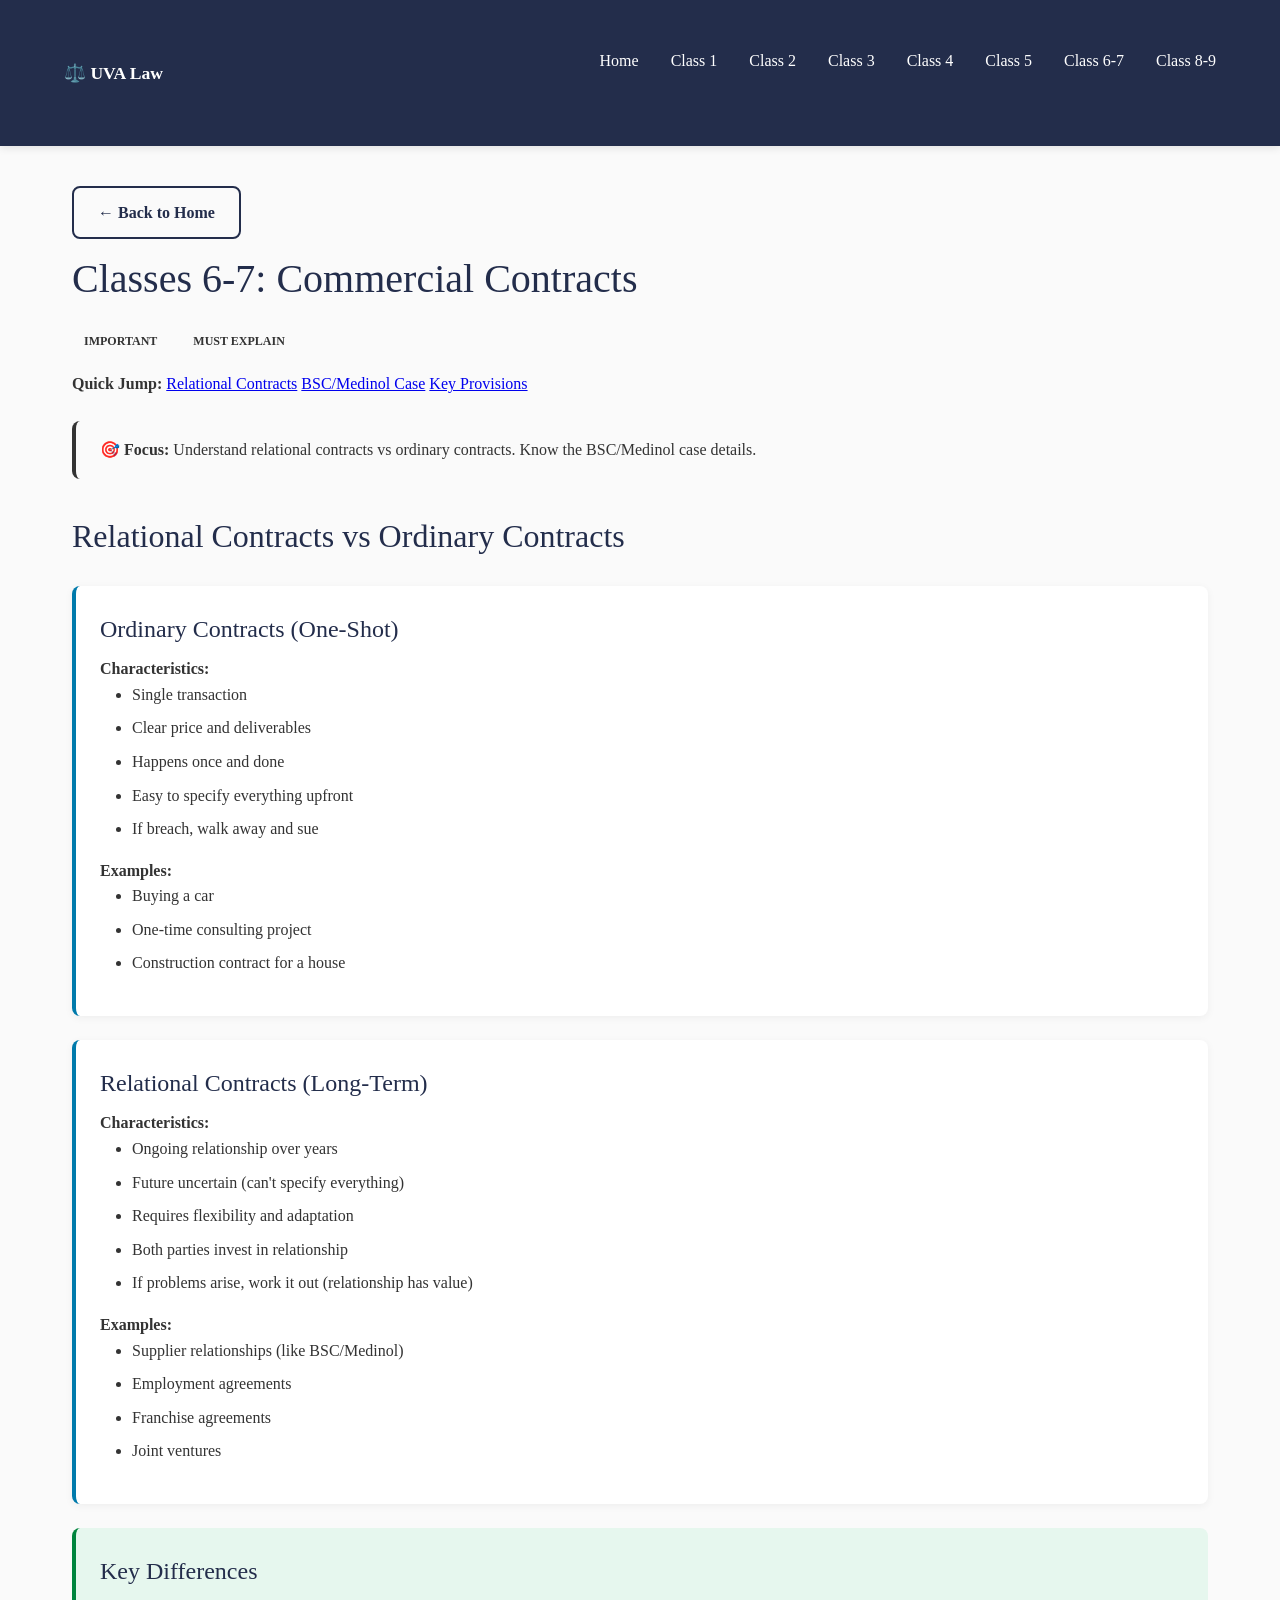
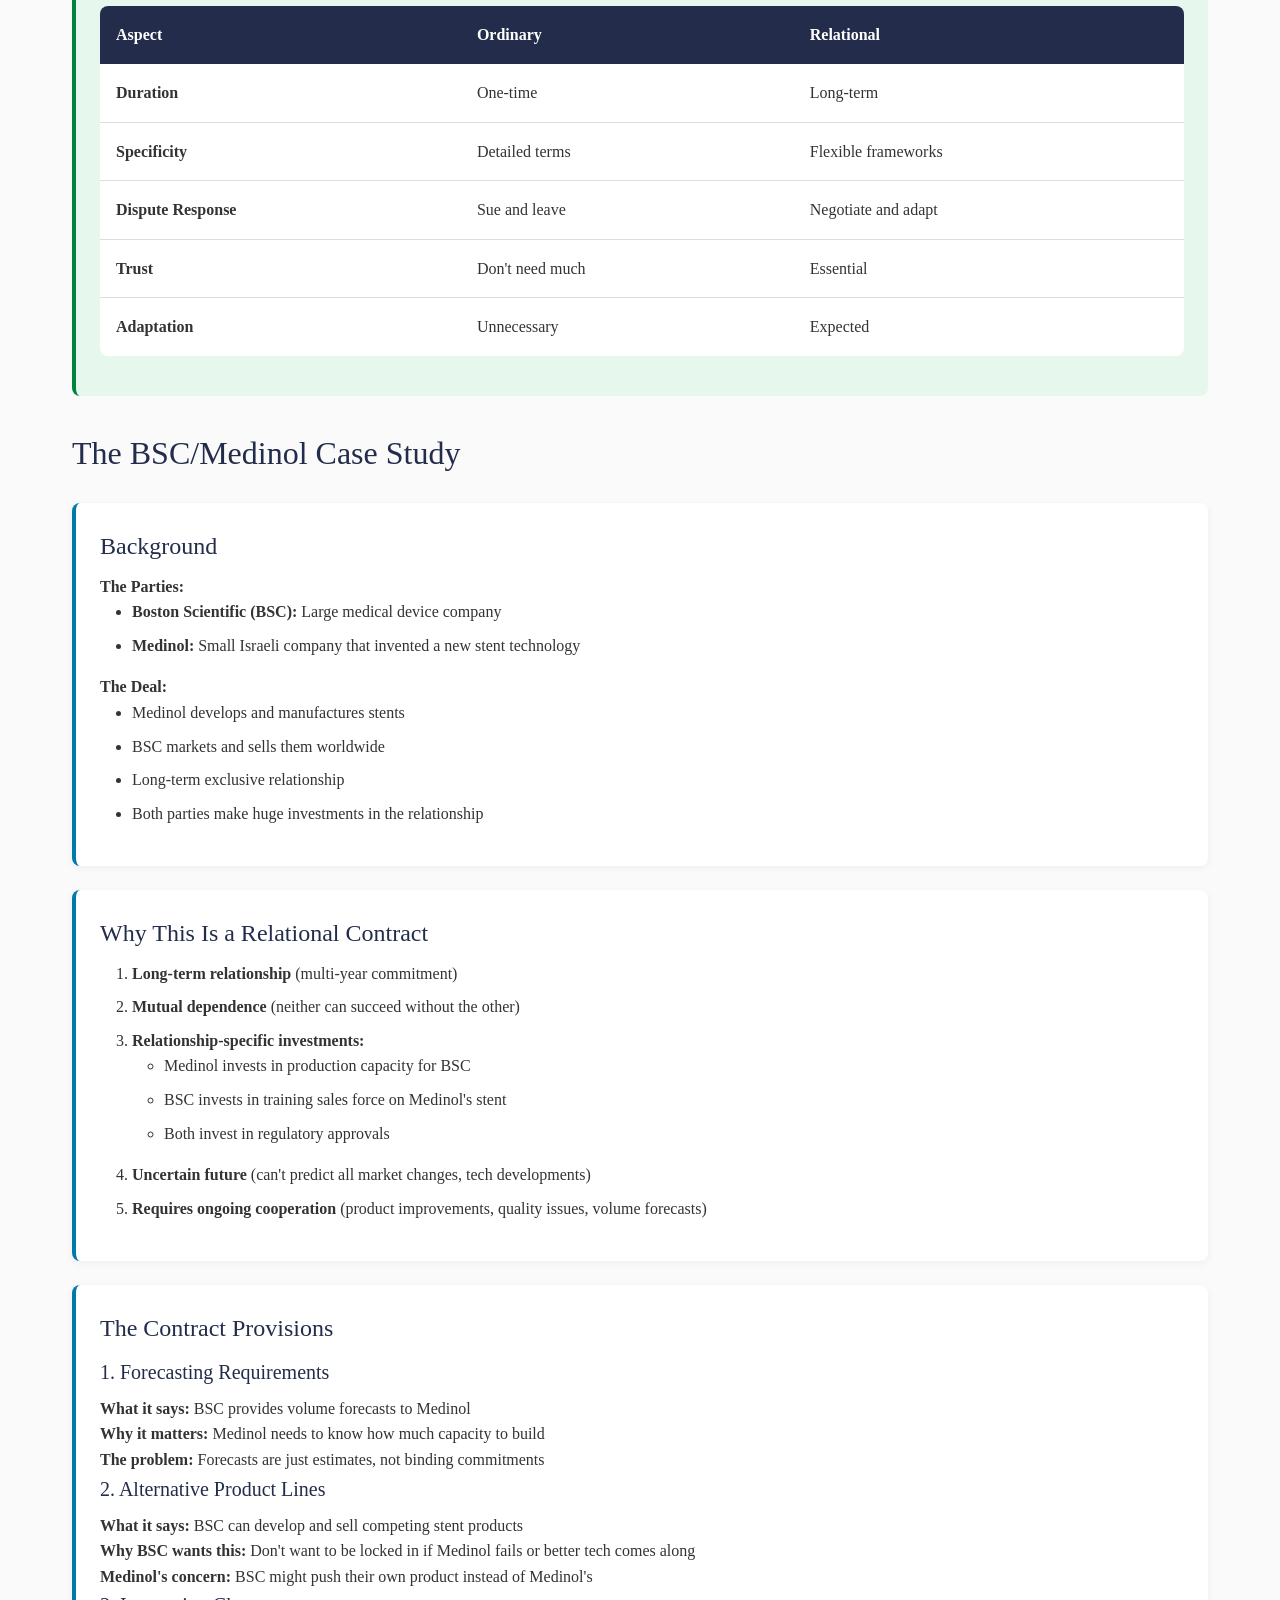
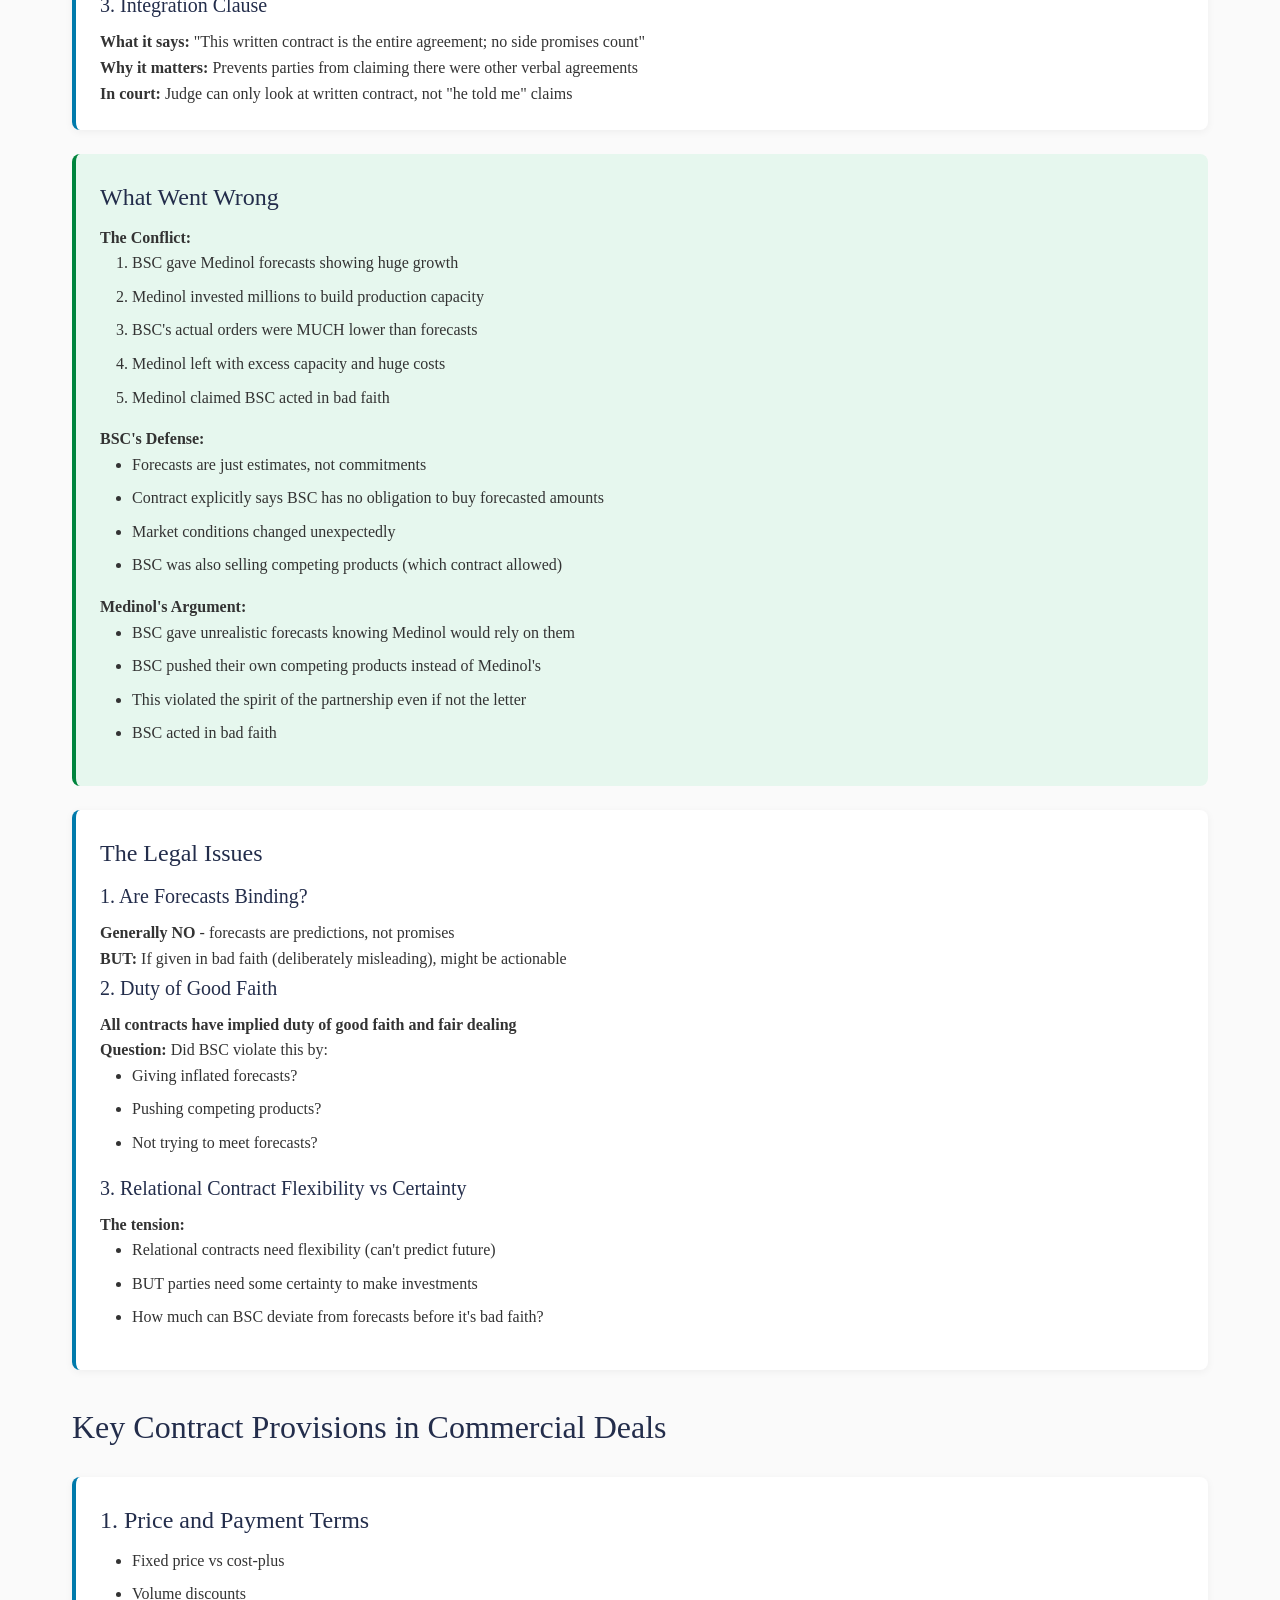
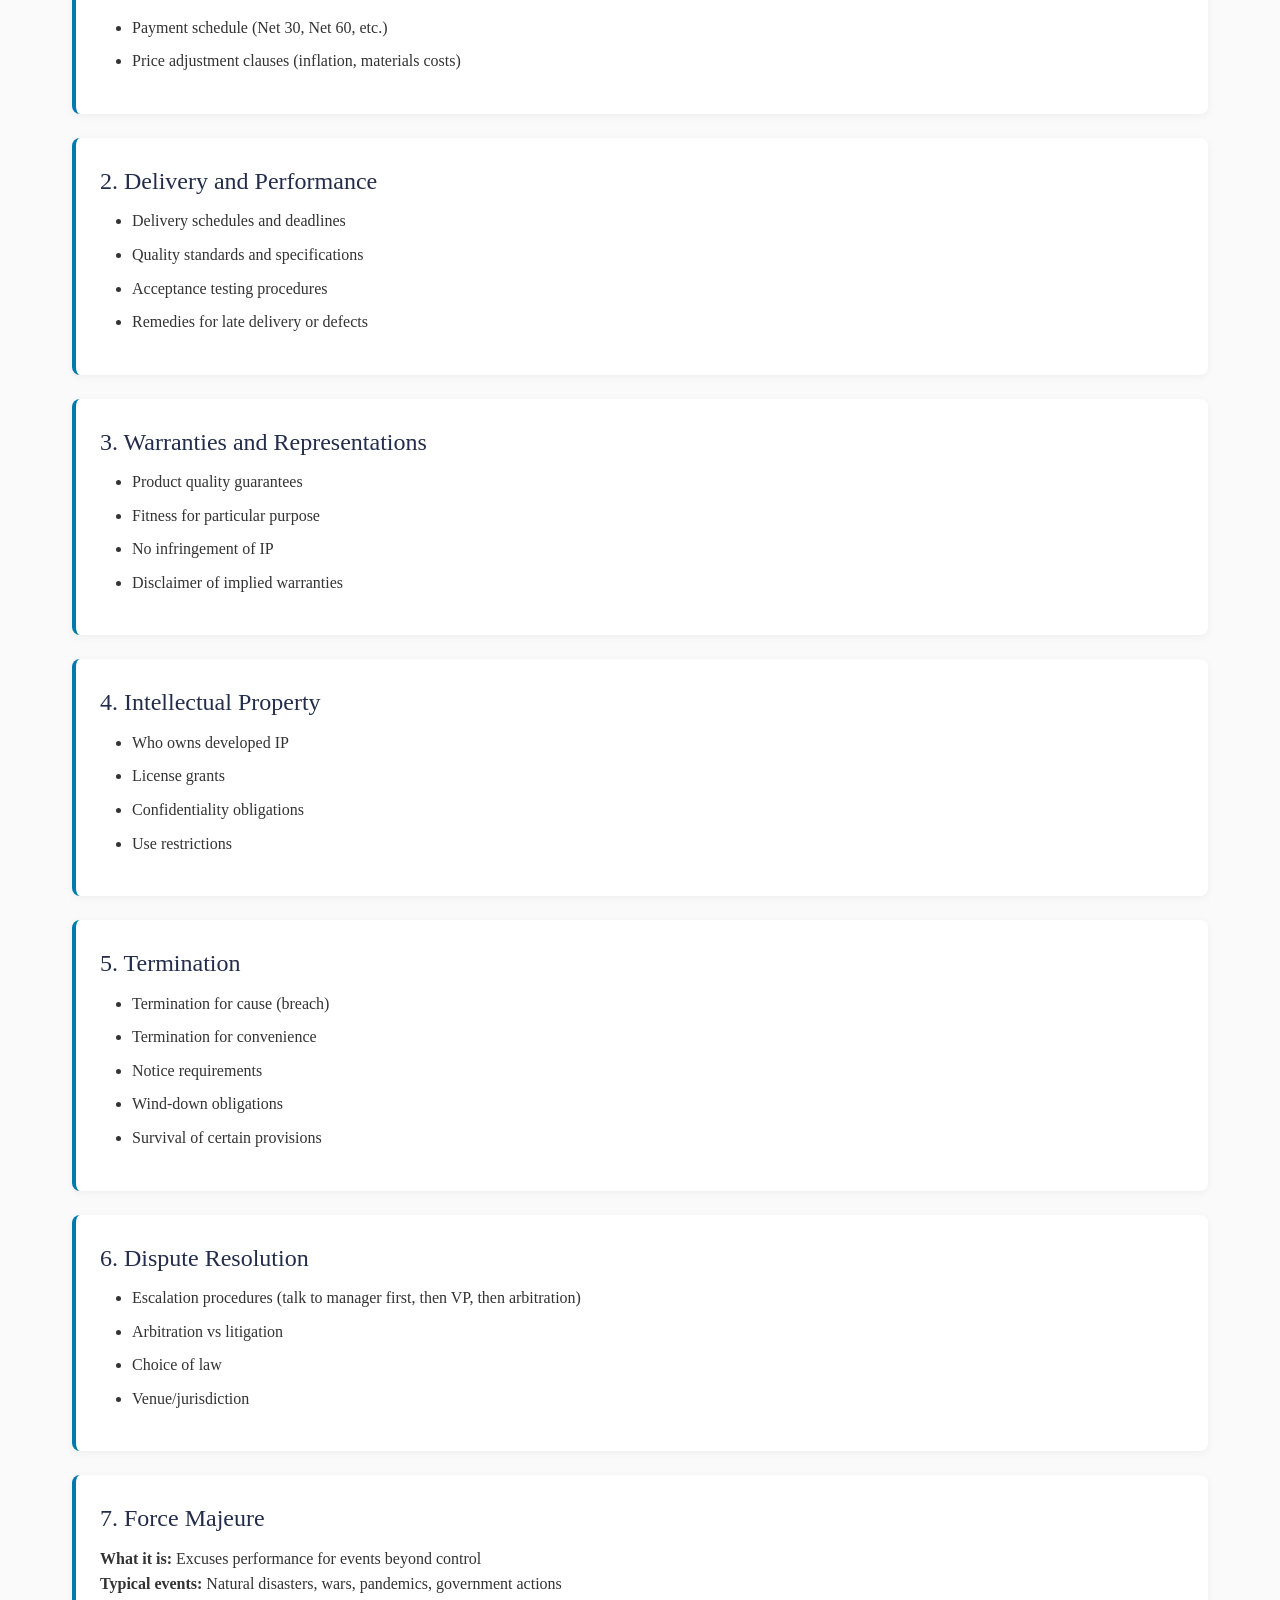
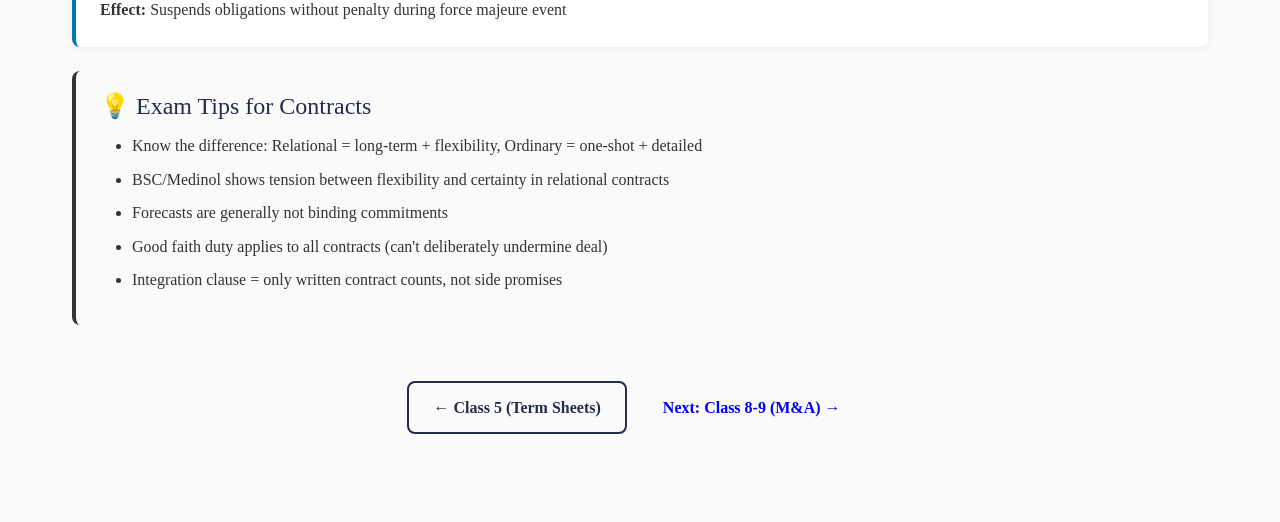
<file: class 6.html>
<!DOCTYPE html>
<html lang="en">
<head>
    <meta charset="UTF-8">
    <meta name="viewport" content="width=device-width, initial-scale=1.0">
    <title>Classes 6-7: Contracts - UVA Law</title>
    <link rel="stylesheet" href="styles.css">
</head>
<body>
    <nav>
        <div class="container">
            <div class="logo"><a href="index.html" style="color: white; text-decoration: none;">⚖️ UVA Law</a></div>
            <ul>
                <li><a href="index.html">Home</a></li>
                <li><a href="class1.html">Class 1</a></li>
                <li><a href="class2.html">Class 2</a></li>
                <li><a href="class3.html">Class 3</a></li>
                <li><a href="class4.html">Class 4</a></li>
                <li><a href="class5.html">Class 5</a></li>
                <li><a href="class6.html">Class 6-7</a></li>
                <li><a href="class7.html">Class 8-9</a></li>
            </ul>
        </div>
    </nav>

    <div class="container">
        <a href="index.html" class="btn btn-secondary">← Back to Home</a>
        
        <h1>Classes 6-7: Commercial Contracts</h1>
        
        <div style="margin: 1rem 0;">
            <span class="badge important">IMPORTANT</span>
            <span class="badge explain">MUST EXPLAIN</span>
        </div>

        <div class="toc">
            <strong>Quick Jump:</strong>
            <a href="#relational">Relational Contracts</a>
            <a href="#bsc">BSC/Medinol Case</a>
            <a href="#provisions">Key Provisions</a>
        </div>

        <div class="alert alert-exam">
            <strong>🎯 Focus:</strong> Understand relational contracts vs ordinary contracts. Know the BSC/Medinol case details.
        </div>

        <h2 id="relational">Relational Contracts vs Ordinary Contracts</h2>

        <div class="concept-box">
            <h3>Ordinary Contracts (One-Shot)</h3>
            <p><strong>Characteristics:</strong></p>
            <ul>
                <li>Single transaction</li>
                <li>Clear price and deliverables</li>
                <li>Happens once and done</li>
                <li>Easy to specify everything upfront</li>
                <li>If breach, walk away and sue</li>
            </ul>

            <p><strong>Examples:</strong></p>
            <ul>
                <li>Buying a car</li>
                <li>One-time consulting project</li>
                <li>Construction contract for a house</li>
            </ul>
        </div>

        <div class="concept-box">
            <h3>Relational Contracts (Long-Term)</h3>
            <p><strong>Characteristics:</strong></p>
            <ul>
                <li>Ongoing relationship over years</li>
                <li>Future uncertain (can't specify everything)</li>
                <li>Requires flexibility and adaptation</li>
                <li>Both parties invest in relationship</li>
                <li>If problems arise, work it out (relationship has value)</li>
            </ul>

            <p><strong>Examples:</strong></p>
            <ul>
                <li>Supplier relationships (like BSC/Medinol)</li>
                <li>Employment agreements</li>
                <li>Franchise agreements</li>
                <li>Joint ventures</li>
            </ul>
        </div>

        <div class="example-box">
            <h3>Key Differences</h3>
            <table style="width: 100%;">
                <tr>
                    <th>Aspect</th>
                    <th>Ordinary</th>
                    <th>Relational</th>
                </tr>
                <tr>
                    <td><strong>Duration</strong></td>
                    <td>One-time</td>
                    <td>Long-term</td>
                </tr>
                <tr>
                    <td><strong>Specificity</strong></td>
                    <td>Detailed terms</td>
                    <td>Flexible frameworks</td>
                </tr>
                <tr>
                    <td><strong>Dispute Response</strong></td>
                    <td>Sue and leave</td>
                    <td>Negotiate and adapt</td>
                </tr>
                <tr>
                    <td><strong>Trust</strong></td>
                    <td>Don't need much</td>
                    <td>Essential</td>
                </tr>
                <tr>
                    <td><strong>Adaptation</strong></td>
                    <td>Unnecessary</td>
                    <td>Expected</td>
                </tr>
            </table>
        </div>

        <h2 id="bsc">The BSC/Medinol Case Study</h2>

        <div class="concept-box">
            <h3>Background</h3>
            <p><strong>The Parties:</strong></p>
            <ul>
                <li><strong>Boston Scientific (BSC):</strong> Large medical device company</li>
                <li><strong>Medinol:</strong> Small Israeli company that invented a new stent technology</li>
            </ul>

            <p><strong>The Deal:</strong></p>
            <ul>
                <li>Medinol develops and manufactures stents</li>
                <li>BSC markets and sells them worldwide</li>
                <li>Long-term exclusive relationship</li>
                <li>Both parties make huge investments in the relationship</li>
            </ul>
        </div>

        <div class="concept-box">
            <h3>Why This Is a Relational Contract</h3>
            <ol>
                <li><strong>Long-term relationship</strong> (multi-year commitment)</li>
                <li><strong>Mutual dependence</strong> (neither can succeed without the other)</li>
                <li><strong>Relationship-specific investments:</strong>
                    <ul>
                        <li>Medinol invests in production capacity for BSC</li>
                        <li>BSC invests in training sales force on Medinol's stent</li>
                        <li>Both invest in regulatory approvals</li>
                    </ul>
                </li>
                <li><strong>Uncertain future</strong> (can't predict all market changes, tech developments)</li>
                <li><strong>Requires ongoing cooperation</strong> (product improvements, quality issues, volume forecasts)</li>
            </ol>
        </div>

        <div class="concept-box">
            <h3>The Contract Provisions</h3>

            <h4>1. Forecasting Requirements</h4>
            <p><strong>What it says:</strong> BSC provides volume forecasts to Medinol</p>
            <p><strong>Why it matters:</strong> Medinol needs to know how much capacity to build</p>
            <p><strong>The problem:</strong> Forecasts are just estimates, not binding commitments</p>

            <h4>2. Alternative Product Lines</h4>
            <p><strong>What it says:</strong> BSC can develop and sell competing stent products</p>
            <p><strong>Why BSC wants this:</strong> Don't want to be locked in if Medinol fails or better tech comes along</p>
            <p><strong>Medinol's concern:</strong> BSC might push their own product instead of Medinol's</p>

            <h4>3. Integration Clause</h4>
            <p><strong>What it says:</strong> "This written contract is the entire agreement; no side promises count"</p>
            <p><strong>Why it matters:</strong> Prevents parties from claiming there were other verbal agreements</p>
            <p><strong>In court:</strong> Judge can only look at written contract, not "he told me" claims</p>
        </div>

        <div class="example-box">
            <h3>What Went Wrong</h3>
            
            <p><strong>The Conflict:</strong></p>
            <ol>
                <li>BSC gave Medinol forecasts showing huge growth</li>
                <li>Medinol invested millions to build production capacity</li>
                <li>BSC's actual orders were MUCH lower than forecasts</li>
                <li>Medinol left with excess capacity and huge costs</li>
                <li>Medinol claimed BSC acted in bad faith</li>
            </ol>

            <p><strong>BSC's Defense:</strong></p>
            <ul>
                <li>Forecasts are just estimates, not commitments</li>
                <li>Contract explicitly says BSC has no obligation to buy forecasted amounts</li>
                <li>Market conditions changed unexpectedly</li>
                <li>BSC was also selling competing products (which contract allowed)</li>
            </ul>

            <p><strong>Medinol's Argument:</strong></p>
            <ul>
                <li>BSC gave unrealistic forecasts knowing Medinol would rely on them</li>
                <li>BSC pushed their own competing products instead of Medinol's</li>
                <li>This violated the spirit of the partnership even if not the letter</li>
                <li>BSC acted in bad faith</li>
            </ul>
        </div>

        <div class="concept-box">
            <h3>The Legal Issues</h3>

            <h4>1. Are Forecasts Binding?</h4>
            <p><strong>Generally NO</strong> - forecasts are predictions, not promises</p>
            <p><strong>BUT:</strong> If given in bad faith (deliberately misleading), might be actionable</p>

            <h4>2. Duty of Good Faith</h4>
            <p><strong>All contracts have implied duty of good faith and fair dealing</strong></p>
            <p><strong>Question:</strong> Did BSC violate this by:</p>
            <ul>
                <li>Giving inflated forecasts?</li>
                <li>Pushing competing products?</li>
                <li>Not trying to meet forecasts?</li>
            </ul>

            <h4>3. Relational Contract Flexibility vs Certainty</h4>
            <p><strong>The tension:</strong></p>
            <ul>
                <li>Relational contracts need flexibility (can't predict future)</li>
                <li>BUT parties need some certainty to make investments</li>
                <li>How much can BSC deviate from forecasts before it's bad faith?</li>
            </ul>
        </div>

        <h2 id="provisions">Key Contract Provisions in Commercial Deals</h2>

        <div class="concept-box">
            <h3>1. Price and Payment Terms</h3>
            <ul>
                <li>Fixed price vs cost-plus</li>
                <li>Volume discounts</li>
                <li>Payment schedule (Net 30, Net 60, etc.)</li>
                <li>Price adjustment clauses (inflation, materials costs)</li>
            </ul>
        </div>

        <div class="concept-box">
            <h3>2. Delivery and Performance</h3>
            <ul>
                <li>Delivery schedules and deadlines</li>
                <li>Quality standards and specifications</li>
                <li>Acceptance testing procedures</li>
                <li>Remedies for late delivery or defects</li>
            </ul>
        </div>

        <div class="concept-box">
            <h3>3. Warranties and Representations</h3>
            <ul>
                <li>Product quality guarantees</li>
                <li>Fitness for particular purpose</li>
                <li>No infringement of IP</li>
                <li>Disclaimer of implied warranties</li>
            </ul>
        </div>

        <div class="concept-box">
            <h3>4. Intellectual Property</h3>
            <ul>
                <li>Who owns developed IP</li>
                <li>License grants</li>
                <li>Confidentiality obligations</li>
                <li>Use restrictions</li>
            </ul>
        </div>

        <div class="concept-box">
            <h3>5. Termination</h3>
            <ul>
                <li>Termination for cause (breach)</li>
                <li>Termination for convenience</li>
                <li>Notice requirements</li>
                <li>Wind-down obligations</li>
                <li>Survival of certain provisions</li>
            </ul>
        </div>

        <div class="concept-box">
            <h3>6. Dispute Resolution</h3>
            <ul>
                <li>Escalation procedures (talk to manager first, then VP, then arbitration)</li>
                <li>Arbitration vs litigation</li>
                <li>Choice of law</li>
                <li>Venue/jurisdiction</li>
            </ul>
        </div>

        <div class="concept-box">
            <h3>7. Force Majeure</h3>
            <p><strong>What it is:</strong> Excuses performance for events beyond control</p>
            <p><strong>Typical events:</strong> Natural disasters, wars, pandemics, government actions</p>
            <p><strong>Effect:</strong> Suspends obligations without penalty during force majeure event</p>
        </div>

        <div class="alert alert-exam">
            <h3>💡 Exam Tips for Contracts</h3>
            <ul>
                <li>Know the difference: Relational = long-term + flexibility, Ordinary = one-shot + detailed</li>
                <li>BSC/Medinol shows tension between flexibility and certainty in relational contracts</li>
                <li>Forecasts are generally not binding commitments</li>
                <li>Good faith duty applies to all contracts (can't deliberately undermine deal)</li>
                <li>Integration clause = only written contract counts, not side promises</li>
            </ul>
        </div>

        <div style="margin: 3rem 0; text-align: center;">
            <a href="class5.html" class="btn btn-secondary">← Class 5 (Term Sheets)</a>
            <a href="class7.html" class="btn">Next: Class 8-9 (M&A) →</a>
        </div>
    </div>
</body>
</html>
</file>
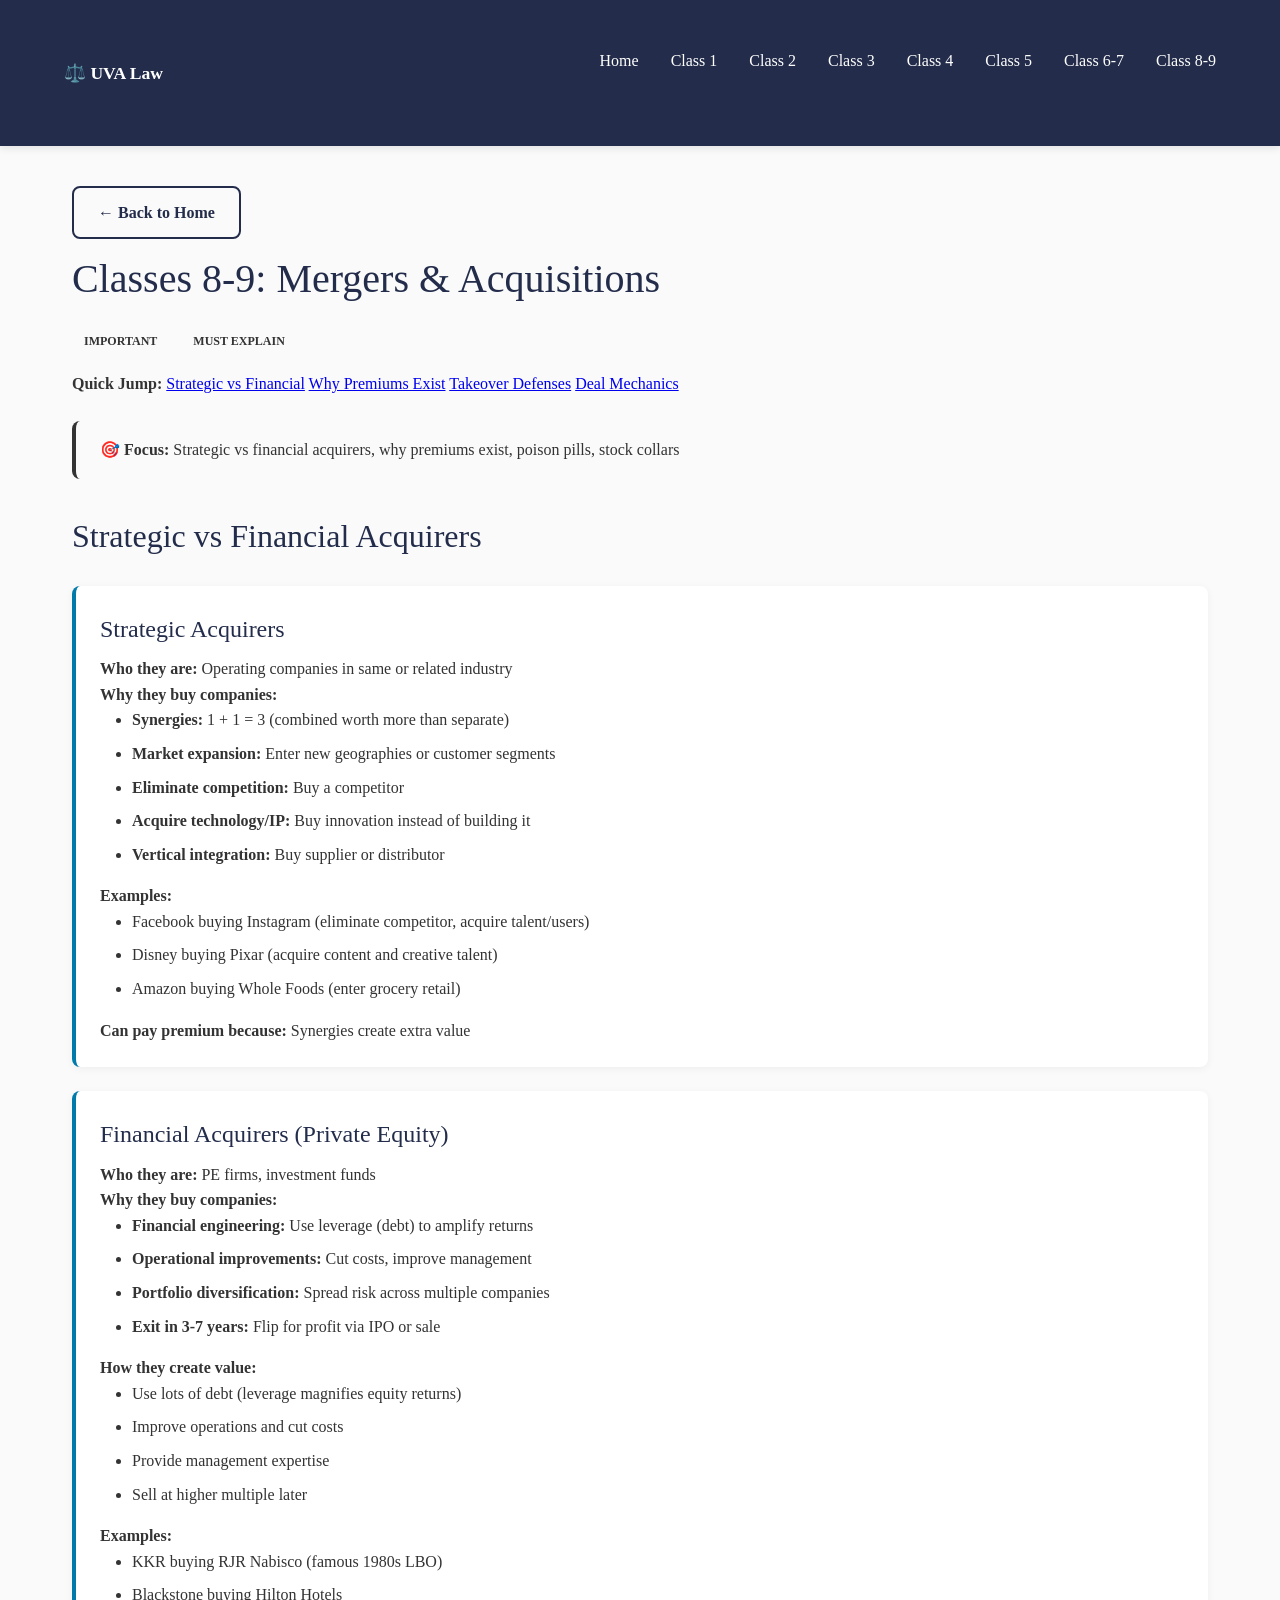
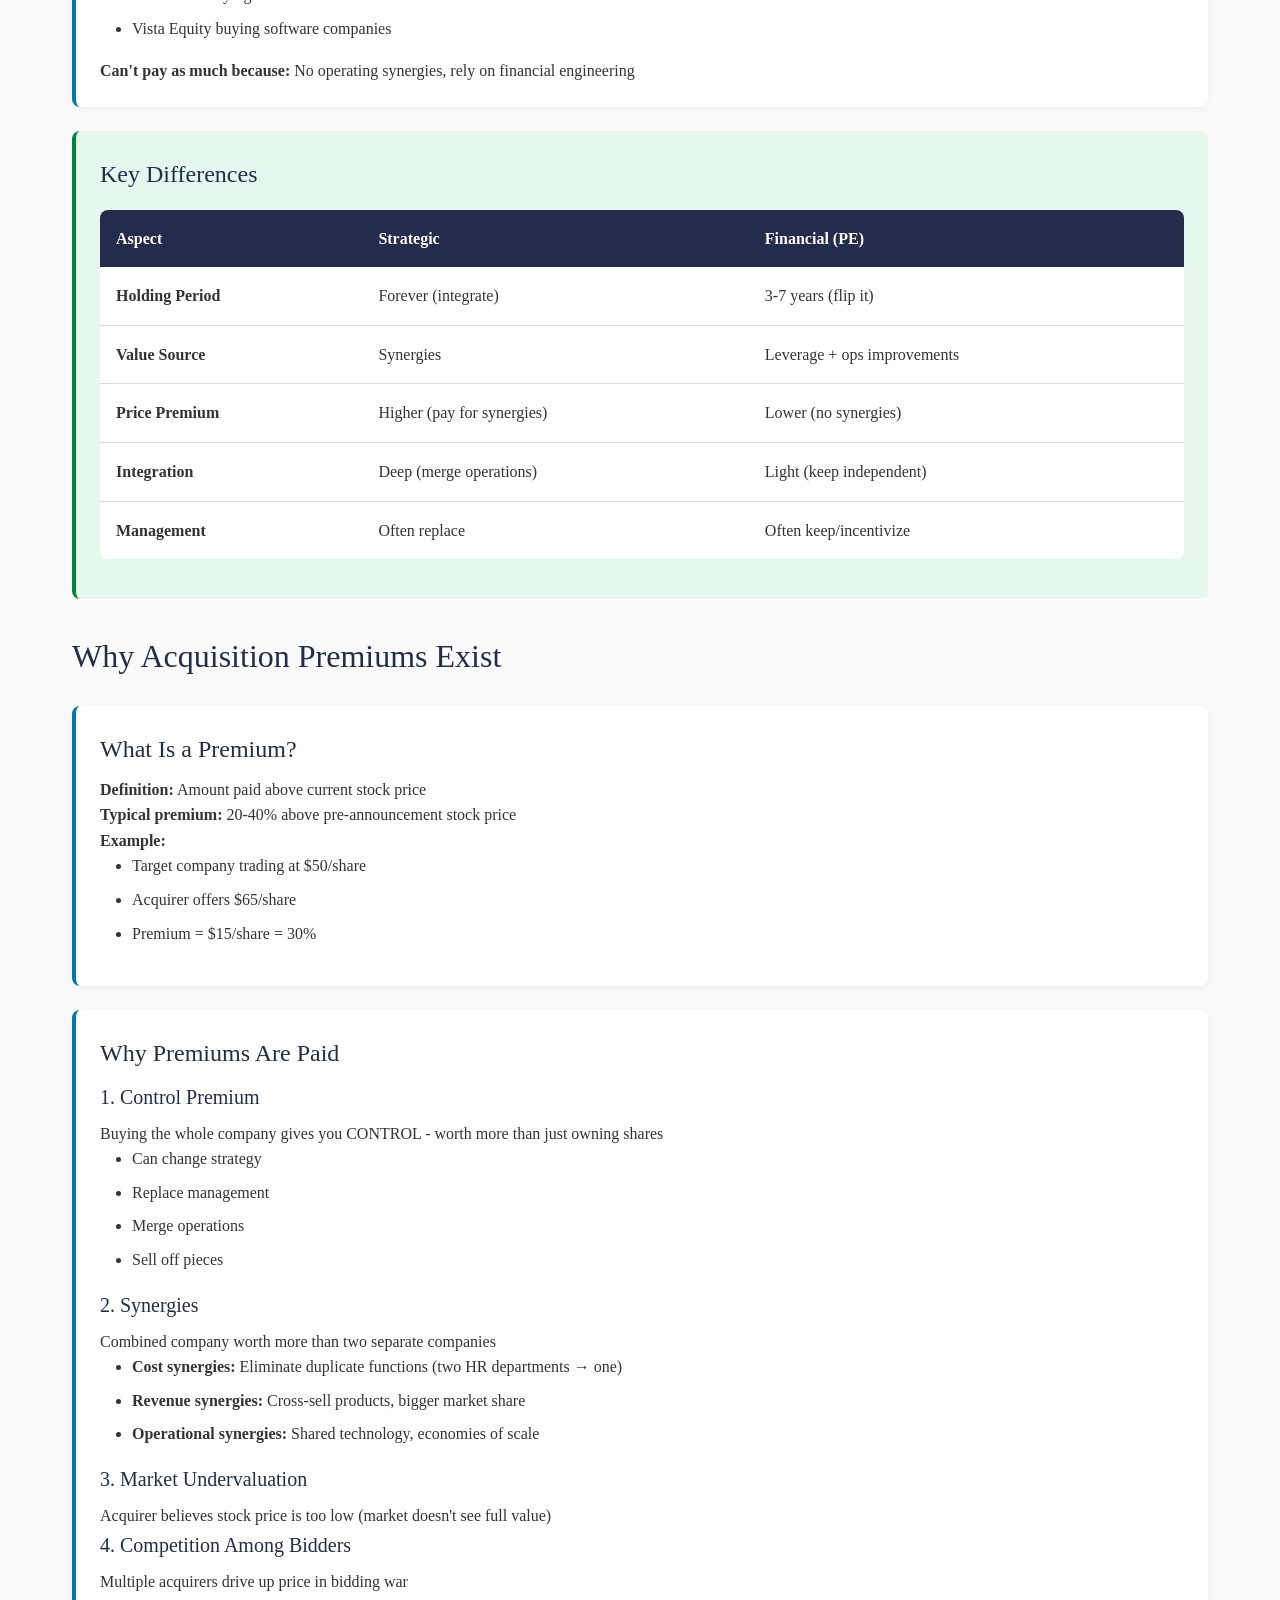
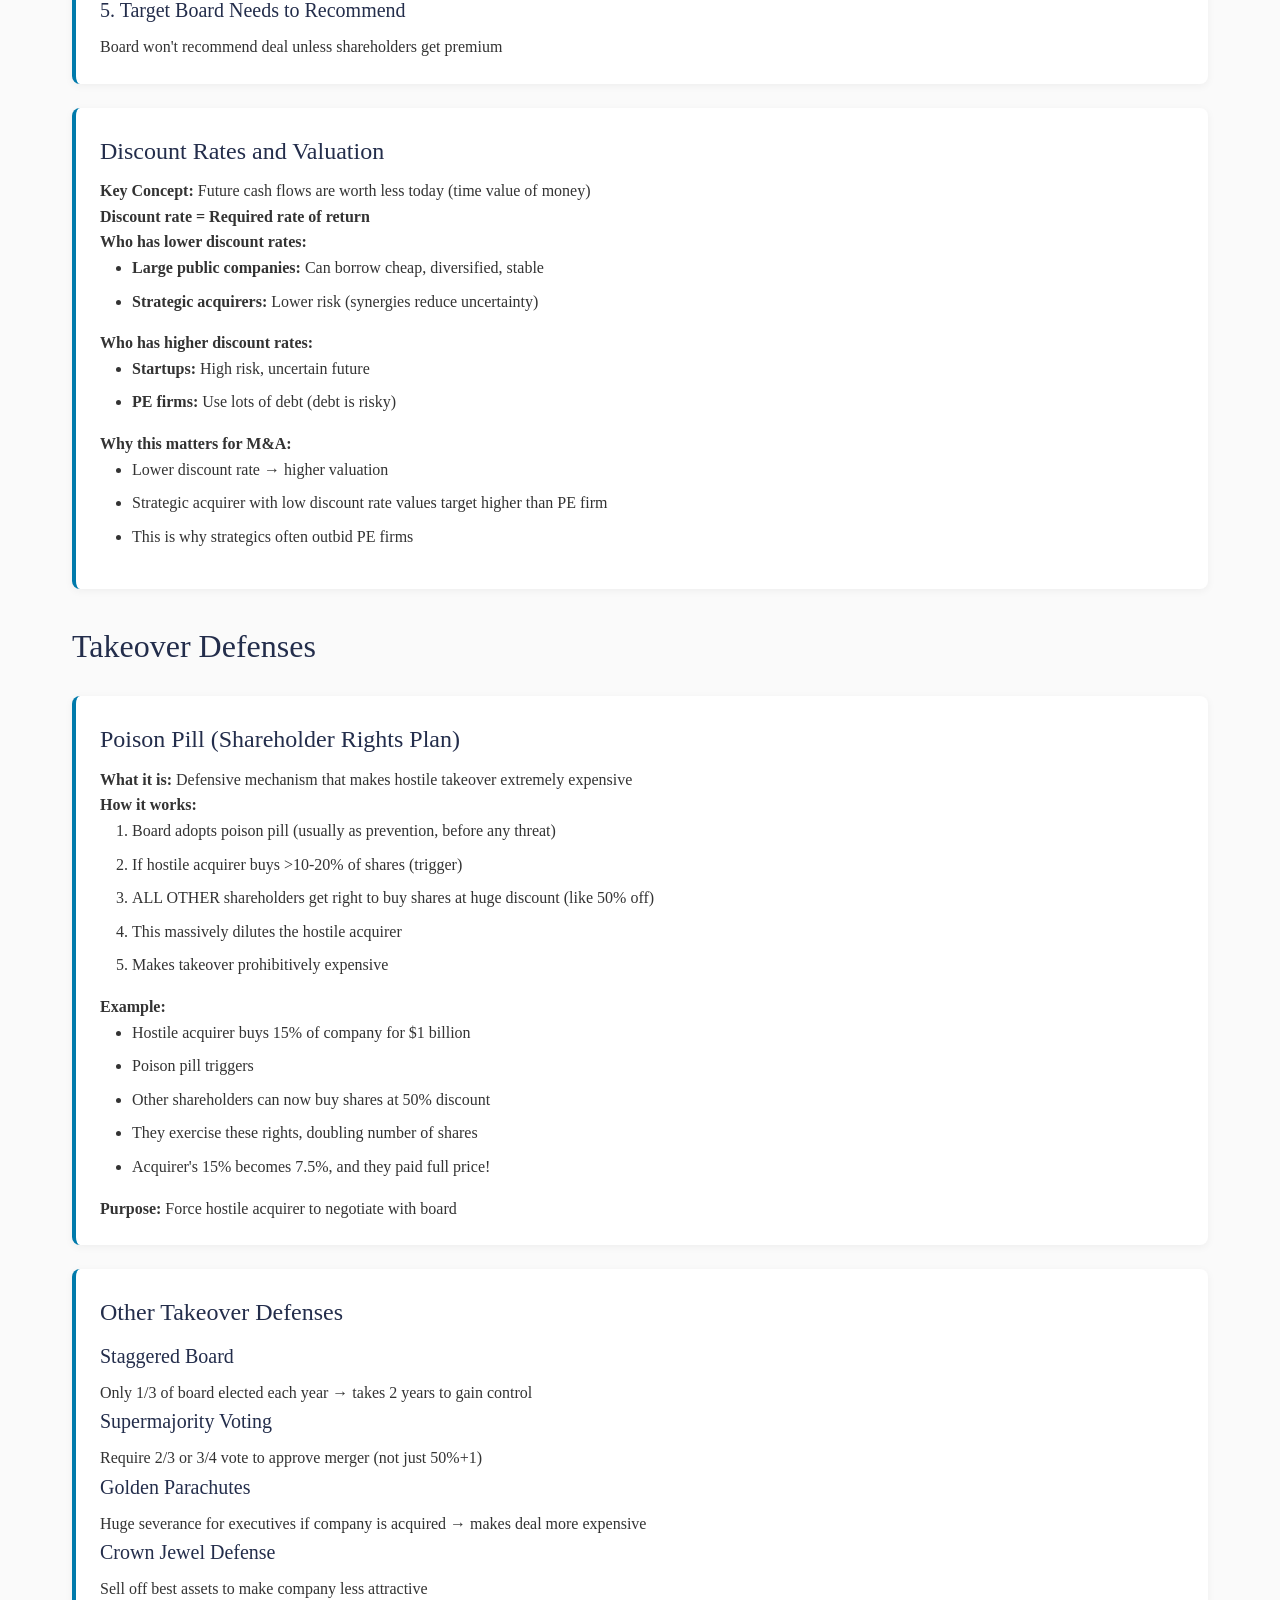
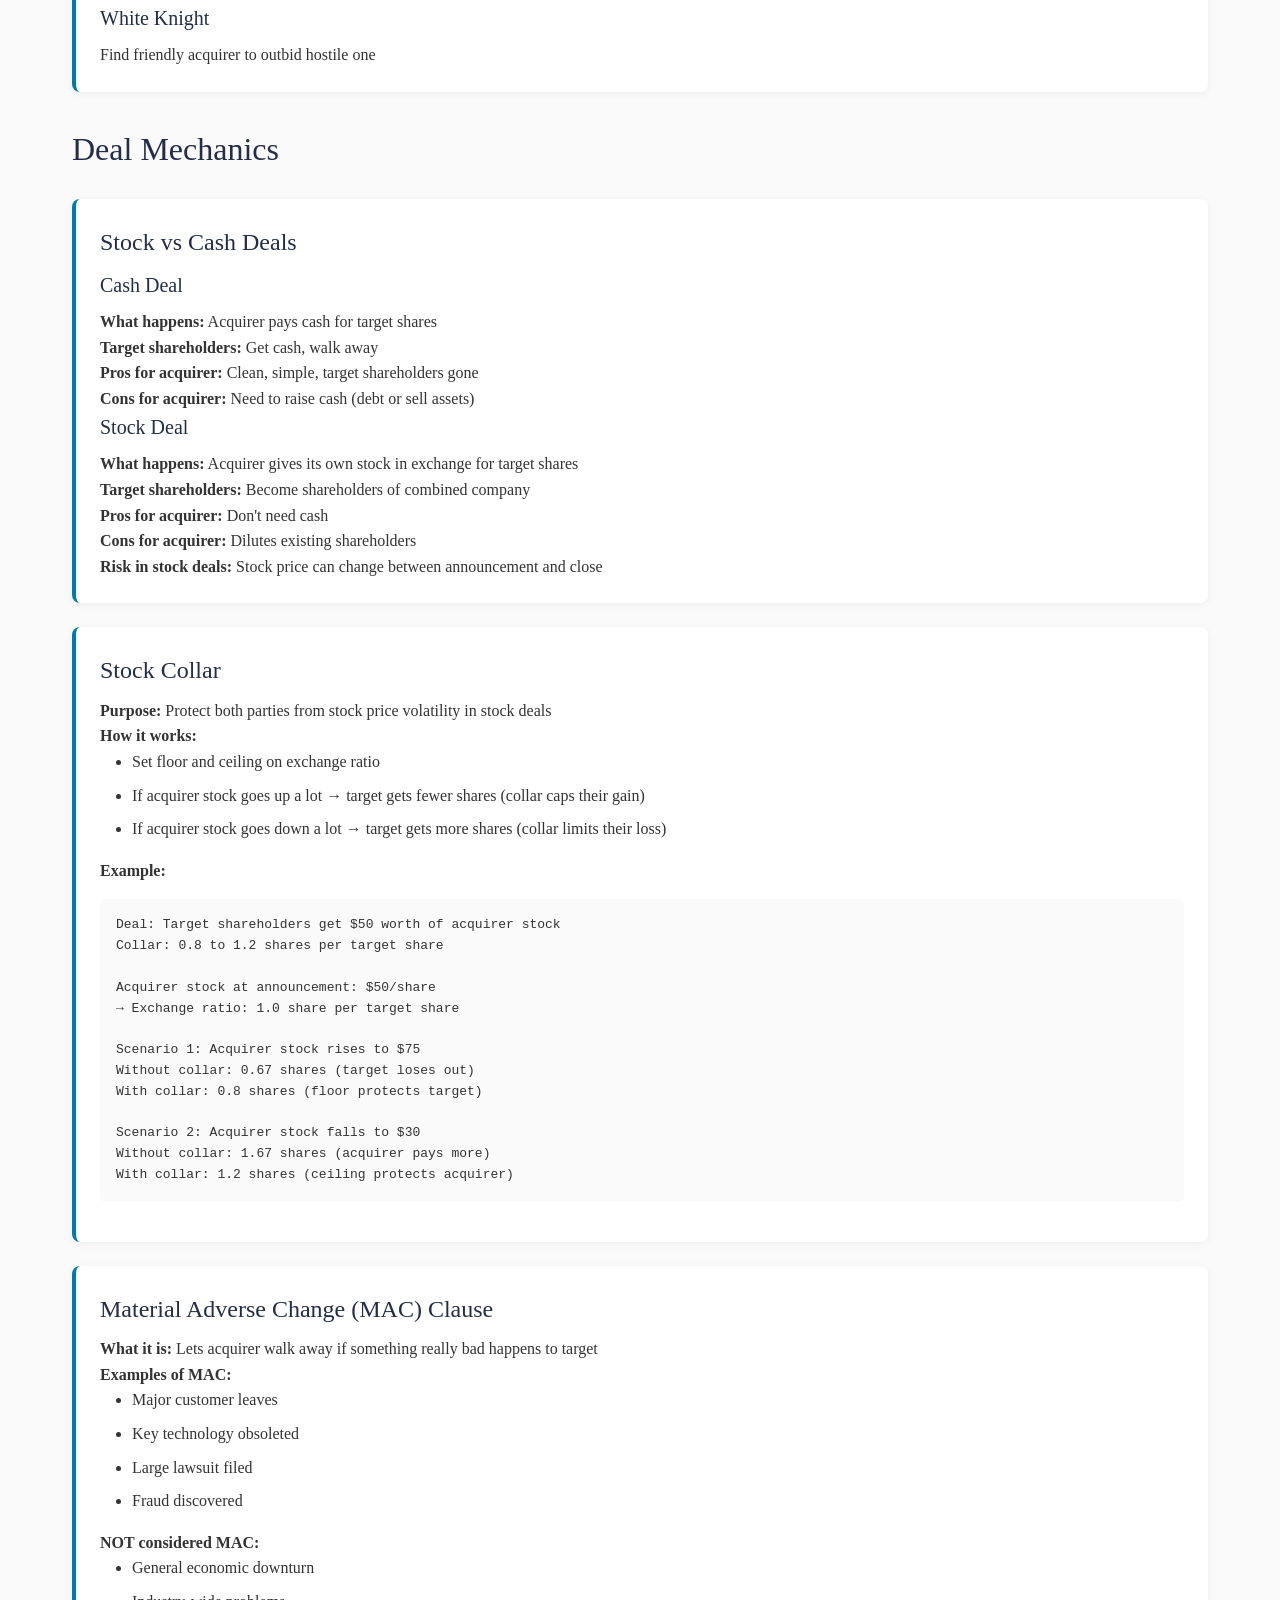
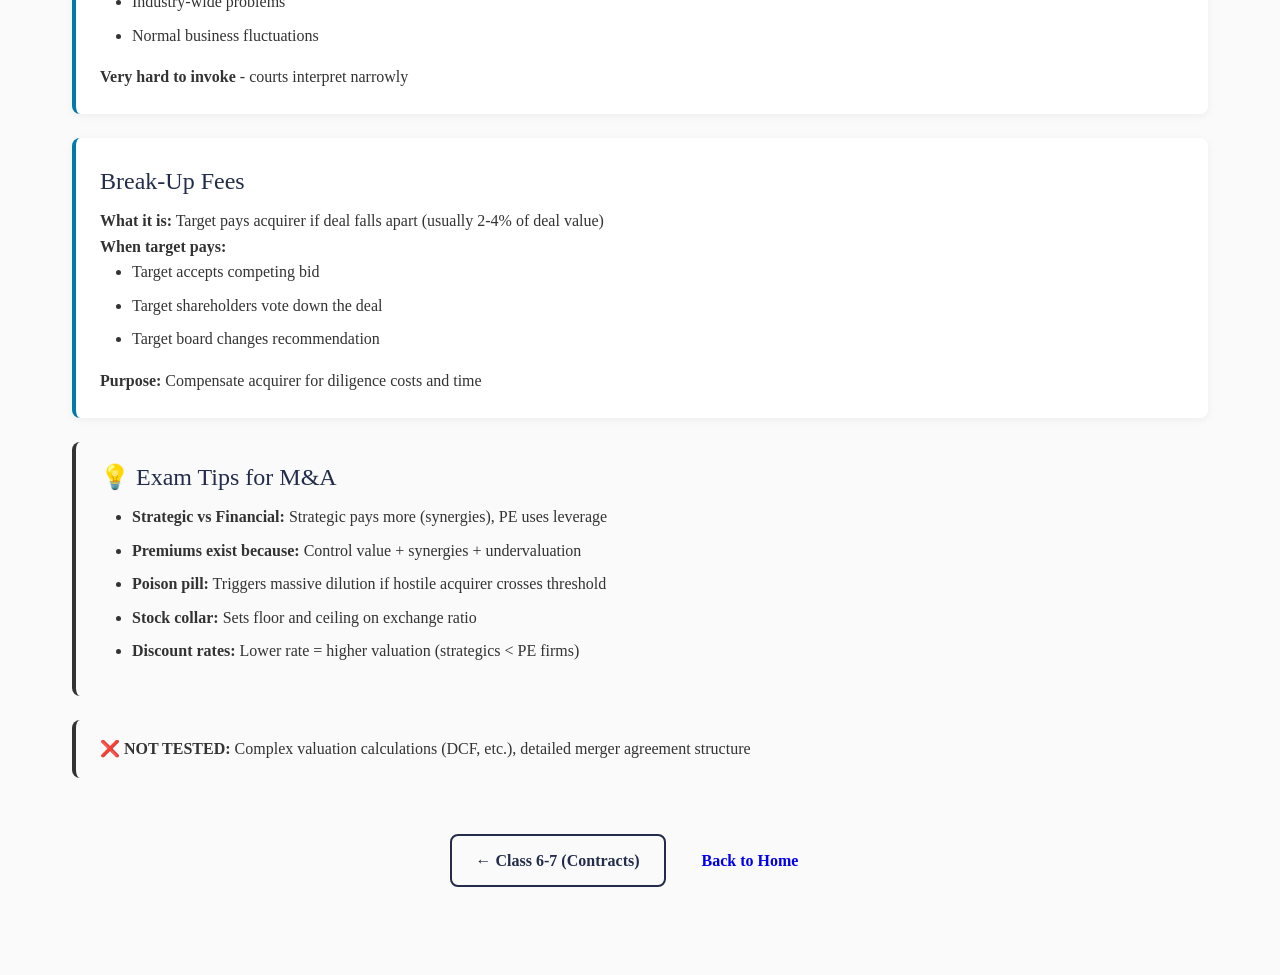
<file: Class 7.html>
<!DOCTYPE html>
<html lang="en">
<head>
    <meta charset="UTF-8">
    <meta name="viewport" content="width=device-width, initial-scale=1.0">
    <title>Classes 8-9: M&A - UVA Law</title>
    <link rel="stylesheet" href="styles.css">
</head>
<body>
    <nav>
        <div class="container">
            <div class="logo"><a href="index.html" style="color: white; text-decoration: none;">⚖️ UVA Law</a></div>
            <ul>
                <li><a href="index.html">Home</a></li>
                <li><a href="class1.html">Class 1</a></li>
                <li><a href="class2.html">Class 2</a></li>
                <li><a href="class3.html">Class 3</a></li>
                <li><a href="class4.html">Class 4</a></li>
                <li><a href="class5.html">Class 5</a></li>
                <li><a href="class6.html">Class 6-7</a></li>
                <li><a href="class7.html">Class 8-9</a></li>
            </ul>
        </div>
    </nav>

    <div class="container">
        <a href="index.html" class="btn btn-secondary">← Back to Home</a>
        
        <h1>Classes 8-9: Mergers & Acquisitions</h1>
        
        <div style="margin: 1rem 0;">
            <span class="badge important">IMPORTANT</span>
            <span class="badge explain">MUST EXPLAIN</span>
        </div>

        <div class="toc">
            <strong>Quick Jump:</strong>
            <a href="#strategic-vs-financial">Strategic vs Financial</a>
            <a href="#premiums">Why Premiums Exist</a>
            <a href="#defenses">Takeover Defenses</a>
            <a href="#mechanics">Deal Mechanics</a>
        </div>

        <div class="alert alert-exam">
            <strong>🎯 Focus:</strong> Strategic vs financial acquirers, why premiums exist, poison pills, stock collars
        </div>

        <h2 id="strategic-vs-financial">Strategic vs Financial Acquirers</h2>

        <div class="concept-box">
            <h3>Strategic Acquirers</h3>
            <p><strong>Who they are:</strong> Operating companies in same or related industry</p>

            <p><strong>Why they buy companies:</strong></p>
            <ul>
                <li><strong>Synergies:</strong> 1 + 1 = 3 (combined worth more than separate)</li>
                <li><strong>Market expansion:</strong> Enter new geographies or customer segments</li>
                <li><strong>Eliminate competition:</strong> Buy a competitor</li>
                <li><strong>Acquire technology/IP:</strong> Buy innovation instead of building it</li>
                <li><strong>Vertical integration:</strong> Buy supplier or distributor</li>
            </ul>

            <p><strong>Examples:</strong></p>
            <ul>
                <li>Facebook buying Instagram (eliminate competitor, acquire talent/users)</li>
                <li>Disney buying Pixar (acquire content and creative talent)</li>
                <li>Amazon buying Whole Foods (enter grocery retail)</li>
            </ul>

            <p><strong>Can pay premium because:</strong> Synergies create extra value</p>
        </div>

        <div class="concept-box">
            <h3>Financial Acquirers (Private Equity)</h3>
            <p><strong>Who they are:</strong> PE firms, investment funds</p>

            <p><strong>Why they buy companies:</strong></p>
            <ul>
                <li><strong>Financial engineering:</strong> Use leverage (debt) to amplify returns</li>
                <li><strong>Operational improvements:</strong> Cut costs, improve management</li>
                <li><strong>Portfolio diversification:</strong> Spread risk across multiple companies</li>
                <li><strong>Exit in 3-7 years:</strong> Flip for profit via IPO or sale</li>
            </ul>

            <p><strong>How they create value:</strong></p>
            <ul>
                <li>Use lots of debt (leverage magnifies equity returns)</li>
                <li>Improve operations and cut costs</li>
                <li>Provide management expertise</li>
                <li>Sell at higher multiple later</li>
            </ul>

            <p><strong>Examples:</strong></p>
            <ul>
                <li>KKR buying RJR Nabisco (famous 1980s LBO)</li>
                <li>Blackstone buying Hilton Hotels</li>
                <li>Vista Equity buying software companies</li>
            </ul>

            <p><strong>Can't pay as much because:</strong> No operating synergies, rely on financial engineering</p>
        </div>

        <div class="example-box">
            <h3>Key Differences</h3>
            <table style="width: 100%;">
                <tr>
                    <th>Aspect</th>
                    <th>Strategic</th>
                    <th>Financial (PE)</th>
                </tr>
                <tr>
                    <td><strong>Holding Period</strong></td>
                    <td>Forever (integrate)</td>
                    <td>3-7 years (flip it)</td>
                </tr>
                <tr>
                    <td><strong>Value Source</strong></td>
                    <td>Synergies</td>
                    <td>Leverage + ops improvements</td>
                </tr>
                <tr>
                    <td><strong>Price Premium</strong></td>
                    <td>Higher (pay for synergies)</td>
                    <td>Lower (no synergies)</td>
                </tr>
                <tr>
                    <td><strong>Integration</strong></td>
                    <td>Deep (merge operations)</td>
                    <td>Light (keep independent)</td>
                </tr>
                <tr>
                    <td><strong>Management</strong></td>
                    <td>Often replace</td>
                    <td>Often keep/incentivize</td>
                </tr>
            </table>
        </div>

        <h2 id="premiums">Why Acquisition Premiums Exist</h2>

        <div class="concept-box">
            <h3>What Is a Premium?</h3>
            <p><strong>Definition:</strong> Amount paid above current stock price</p>

            <p><strong>Typical premium:</strong> 20-40% above pre-announcement stock price</p>

            <p><strong>Example:</strong></p>
            <ul>
                <li>Target company trading at $50/share</li>
                <li>Acquirer offers $65/share</li>
                <li>Premium = $15/share = 30%</li>
            </ul>
        </div>

        <div class="concept-box">
            <h3>Why Premiums Are Paid</h3>

            <h4>1. Control Premium</h4>
            <p>Buying the whole company gives you CONTROL - worth more than just owning shares</p>
            <ul>
                <li>Can change strategy</li>
                <li>Replace management</li>
                <li>Merge operations</li>
                <li>Sell off pieces</li>
            </ul>

            <h4>2. Synergies</h4>
            <p>Combined company worth more than two separate companies</p>
            <ul>
                <li><strong>Cost synergies:</strong> Eliminate duplicate functions (two HR departments → one)</li>
                <li><strong>Revenue synergies:</strong> Cross-sell products, bigger market share</li>
                <li><strong>Operational synergies:</strong> Shared technology, economies of scale</li>
            </ul>

            <h4>3. Market Undervaluation</h4>
            <p>Acquirer believes stock price is too low (market doesn't see full value)</p>

            <h4>4. Competition Among Bidders</h4>
            <p>Multiple acquirers drive up price in bidding war</p>

            <h4>5. Target Board Needs to Recommend</h4>
            <p>Board won't recommend deal unless shareholders get premium</p>
        </div>

        <div class="concept-box">
            <h3>Discount Rates and Valuation</h3>
            
            <p><strong>Key Concept:</strong> Future cash flows are worth less today (time value of money)</p>

            <p><strong>Discount rate = Required rate of return</strong></p>

            <p><strong>Who has lower discount rates:</strong></p>
            <ul>
                <li><strong>Large public companies:</strong> Can borrow cheap, diversified, stable</li>
                <li><strong>Strategic acquirers:</strong> Lower risk (synergies reduce uncertainty)</li>
            </ul>

            <p><strong>Who has higher discount rates:</strong></p>
            <ul>
                <li><strong>Startups:</strong> High risk, uncertain future</li>
                <li><strong>PE firms:</strong> Use lots of debt (debt is risky)</li>
            </ul>

            <p><strong>Why this matters for M&A:</strong></p>
            <ul>
                <li>Lower discount rate → higher valuation</li>
                <li>Strategic acquirer with low discount rate values target higher than PE firm</li>
                <li>This is why strategics often outbid PE firms</li>
            </ul>
        </div>

        <h2 id="defenses">Takeover Defenses</h2>

        <div class="concept-box">
            <h3>Poison Pill (Shareholder Rights Plan)</h3>
            <p><strong>What it is:</strong> Defensive mechanism that makes hostile takeover extremely expensive</p>

            <p><strong>How it works:</strong></p>
            <ol>
                <li>Board adopts poison pill (usually as prevention, before any threat)</li>
                <li>If hostile acquirer buys >10-20% of shares (trigger)</li>
                <li>ALL OTHER shareholders get right to buy shares at huge discount (like 50% off)</li>
                <li>This massively dilutes the hostile acquirer</li>
                <li>Makes takeover prohibitively expensive</li>
            </ol>

            <p><strong>Example:</strong></p>
            <ul>
                <li>Hostile acquirer buys 15% of company for $1 billion</li>
                <li>Poison pill triggers</li>
                <li>Other shareholders can now buy shares at 50% discount</li>
                <li>They exercise these rights, doubling number of shares</li>
                <li>Acquirer's 15% becomes 7.5%, and they paid full price!</li>
            </ul>

            <p><strong>Purpose:</strong> Force hostile acquirer to negotiate with board</p>
        </div>

        <div class="concept-box">
            <h3>Other Takeover Defenses</h3>

            <h4>Staggered Board</h4>
            <p>Only 1/3 of board elected each year → takes 2 years to gain control</p>

            <h4>Supermajority Voting</h4>
            <p>Require 2/3 or 3/4 vote to approve merger (not just 50%+1)</p>

            <h4>Golden Parachutes</h4>
            <p>Huge severance for executives if company is acquired → makes deal more expensive</p>

            <h4>Crown Jewel Defense</h4>
            <p>Sell off best assets to make company less attractive</p>

            <h4>White Knight</h4>
            <p>Find friendly acquirer to outbid hostile one</p>
        </div>

        <h2 id="mechanics">Deal Mechanics</h2>

        <div class="concept-box">
            <h3>Stock vs Cash Deals</h3>

            <h4>Cash Deal</h4>
            <p><strong>What happens:</strong> Acquirer pays cash for target shares</p>
            <p><strong>Target shareholders:</strong> Get cash, walk away</p>
            <p><strong>Pros for acquirer:</strong> Clean, simple, target shareholders gone</p>
            <p><strong>Cons for acquirer:</strong> Need to raise cash (debt or sell assets)</p>

            <h4>Stock Deal</h4>
            <p><strong>What happens:</strong> Acquirer gives its own stock in exchange for target shares</p>
            <p><strong>Target shareholders:</strong> Become shareholders of combined company</p>
            <p><strong>Pros for acquirer:</strong> Don't need cash</p>
            <p><strong>Cons for acquirer:</strong> Dilutes existing shareholders</p>

            <p><strong>Risk in stock deals:</strong> Stock price can change between announcement and close</p>
        </div>

        <div class="concept-box">
            <h3>Stock Collar</h3>
            <p><strong>Purpose:</strong> Protect both parties from stock price volatility in stock deals</p>

            <p><strong>How it works:</strong></p>
            <ul>
                <li>Set floor and ceiling on exchange ratio</li>
                <li>If acquirer stock goes up a lot → target gets fewer shares (collar caps their gain)</li>
                <li>If acquirer stock goes down a lot → target gets more shares (collar limits their loss)</li>
            </ul>

            <p><strong>Example:</strong></p>
            <div class="calculation-box">
                <pre>Deal: Target shareholders get $50 worth of acquirer stock
Collar: 0.8 to 1.2 shares per target share

Acquirer stock at announcement: $50/share
→ Exchange ratio: 1.0 share per target share

Scenario 1: Acquirer stock rises to $75
Without collar: 0.67 shares (target loses out)
With collar: 0.8 shares (floor protects target)

Scenario 2: Acquirer stock falls to $30
Without collar: 1.67 shares (acquirer pays more)
With collar: 1.2 shares (ceiling protects acquirer)</pre>
            </div>
        </div>

        <div class="concept-box">
            <h3>Material Adverse Change (MAC) Clause</h3>
            <p><strong>What it is:</strong> Lets acquirer walk away if something really bad happens to target</p>

            <p><strong>Examples of MAC:</strong></p>
            <ul>
                <li>Major customer leaves</li>
                <li>Key technology obsoleted</li>
                <li>Large lawsuit filed</li>
                <li>Fraud discovered</li>
            </ul>

            <p><strong>NOT considered MAC:</strong></p>
            <ul>
                <li>General economic downturn</li>
                <li>Industry-wide problems</li>
                <li>Normal business fluctuations</li>
            </ul>

            <p><strong>Very hard to invoke</strong> - courts interpret narrowly</p>
        </div>

        <div class="concept-box">
            <h3>Break-Up Fees</h3>
            <p><strong>What it is:</strong> Target pays acquirer if deal falls apart (usually 2-4% of deal value)</p>

            <p><strong>When target pays:</strong></p>
            <ul>
                <li>Target accepts competing bid</li>
                <li>Target shareholders vote down the deal</li>
                <li>Target board changes recommendation</li>
            </ul>

            <p><strong>Purpose:</strong> Compensate acquirer for diligence costs and time</p>
        </div>

        <div class="alert alert-exam">
            <h3>💡 Exam Tips for M&A</h3>
            <ul>
                <li><strong>Strategic vs Financial:</strong> Strategic pays more (synergies), PE uses leverage</li>
                <li><strong>Premiums exist because:</strong> Control value + synergies + undervaluation</li>
                <li><strong>Poison pill:</strong> Triggers massive dilution if hostile acquirer crosses threshold</li>
                <li><strong>Stock collar:</strong> Sets floor and ceiling on exchange ratio</li>
                <li><strong>Discount rates:</strong> Lower rate = higher valuation (strategics < PE firms)</li>
            </ul>
        </div>

        <div class="alert-not-tested alert">
            <strong>❌ NOT TESTED:</strong> Complex valuation calculations (DCF, etc.), detailed merger agreement structure
        </div>

        <div style="margin: 3rem 0; text-align: center;">
            <a href="class6.html" class="btn btn-secondary">← Class 6-7 (Contracts)</a>
            <a href="index.html" class="btn">Back to Home</a>
        </div>
    </div>
</body>
</html>
</file>
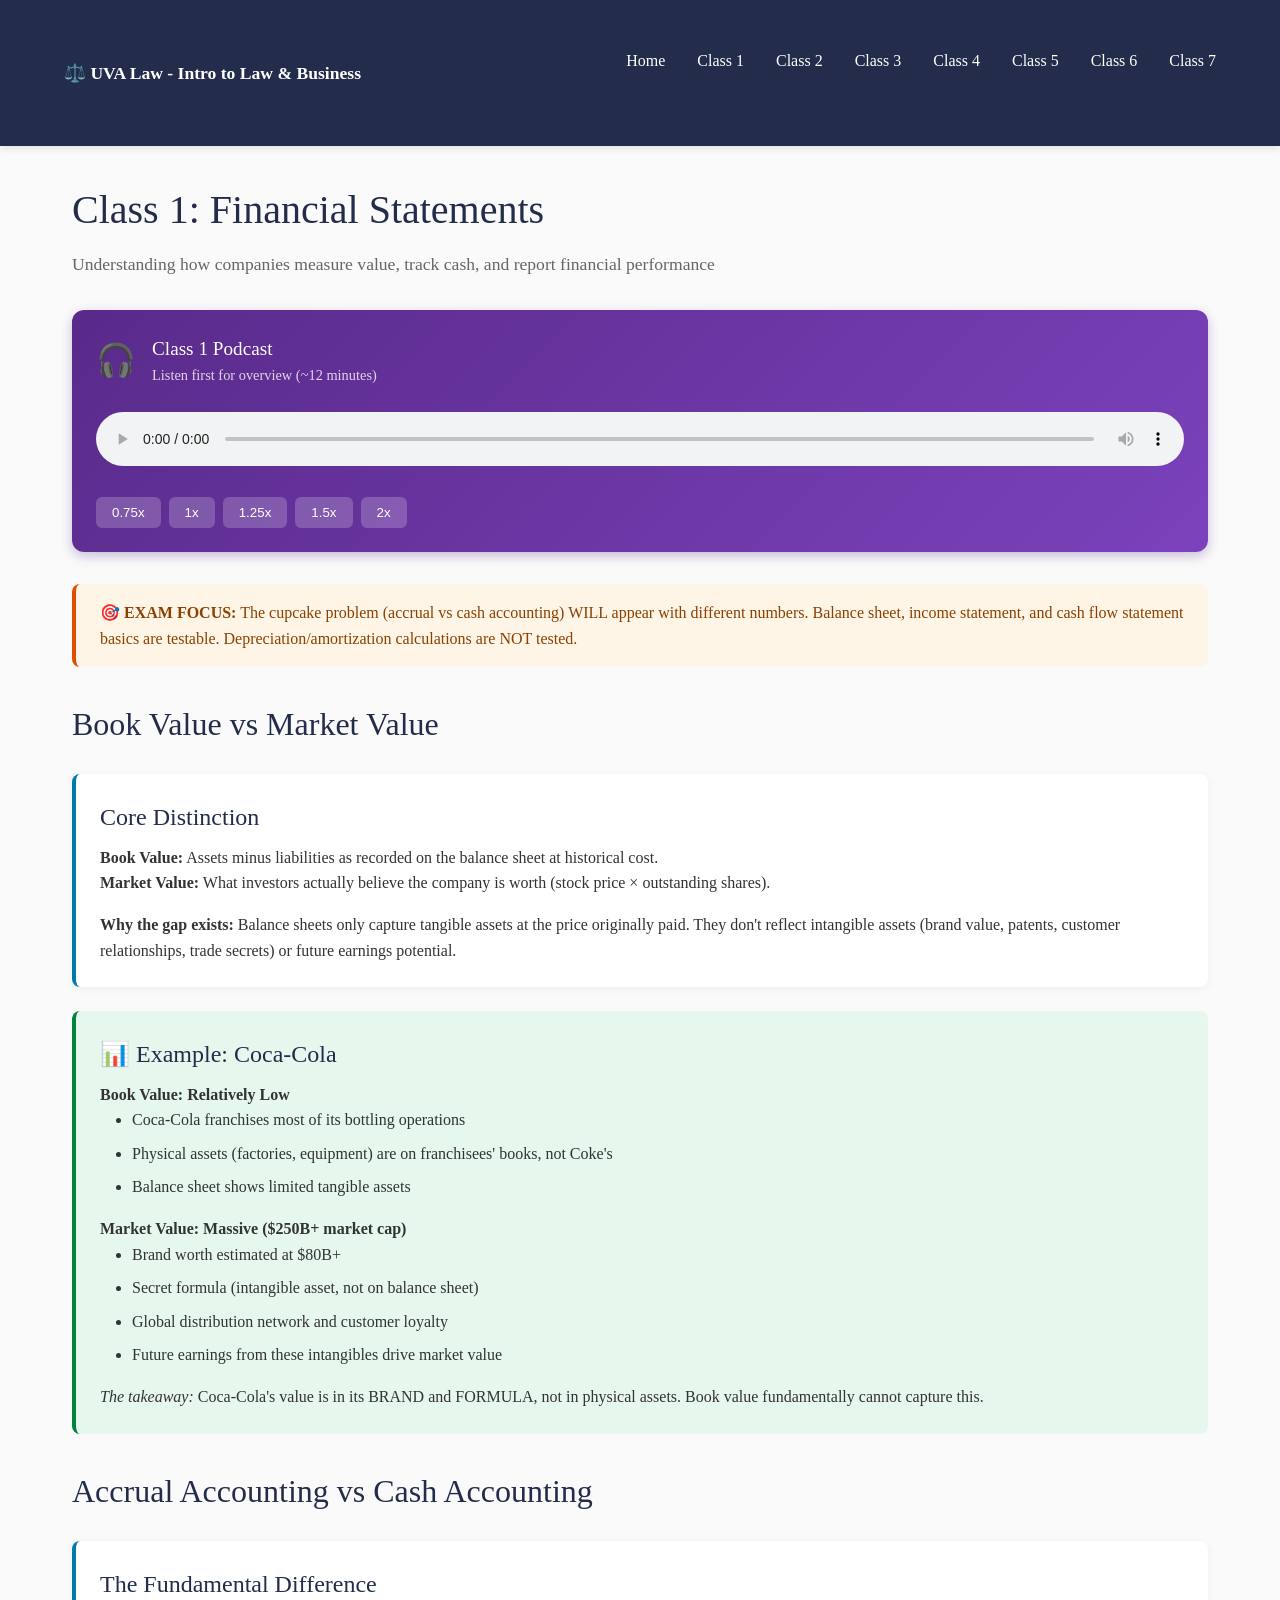
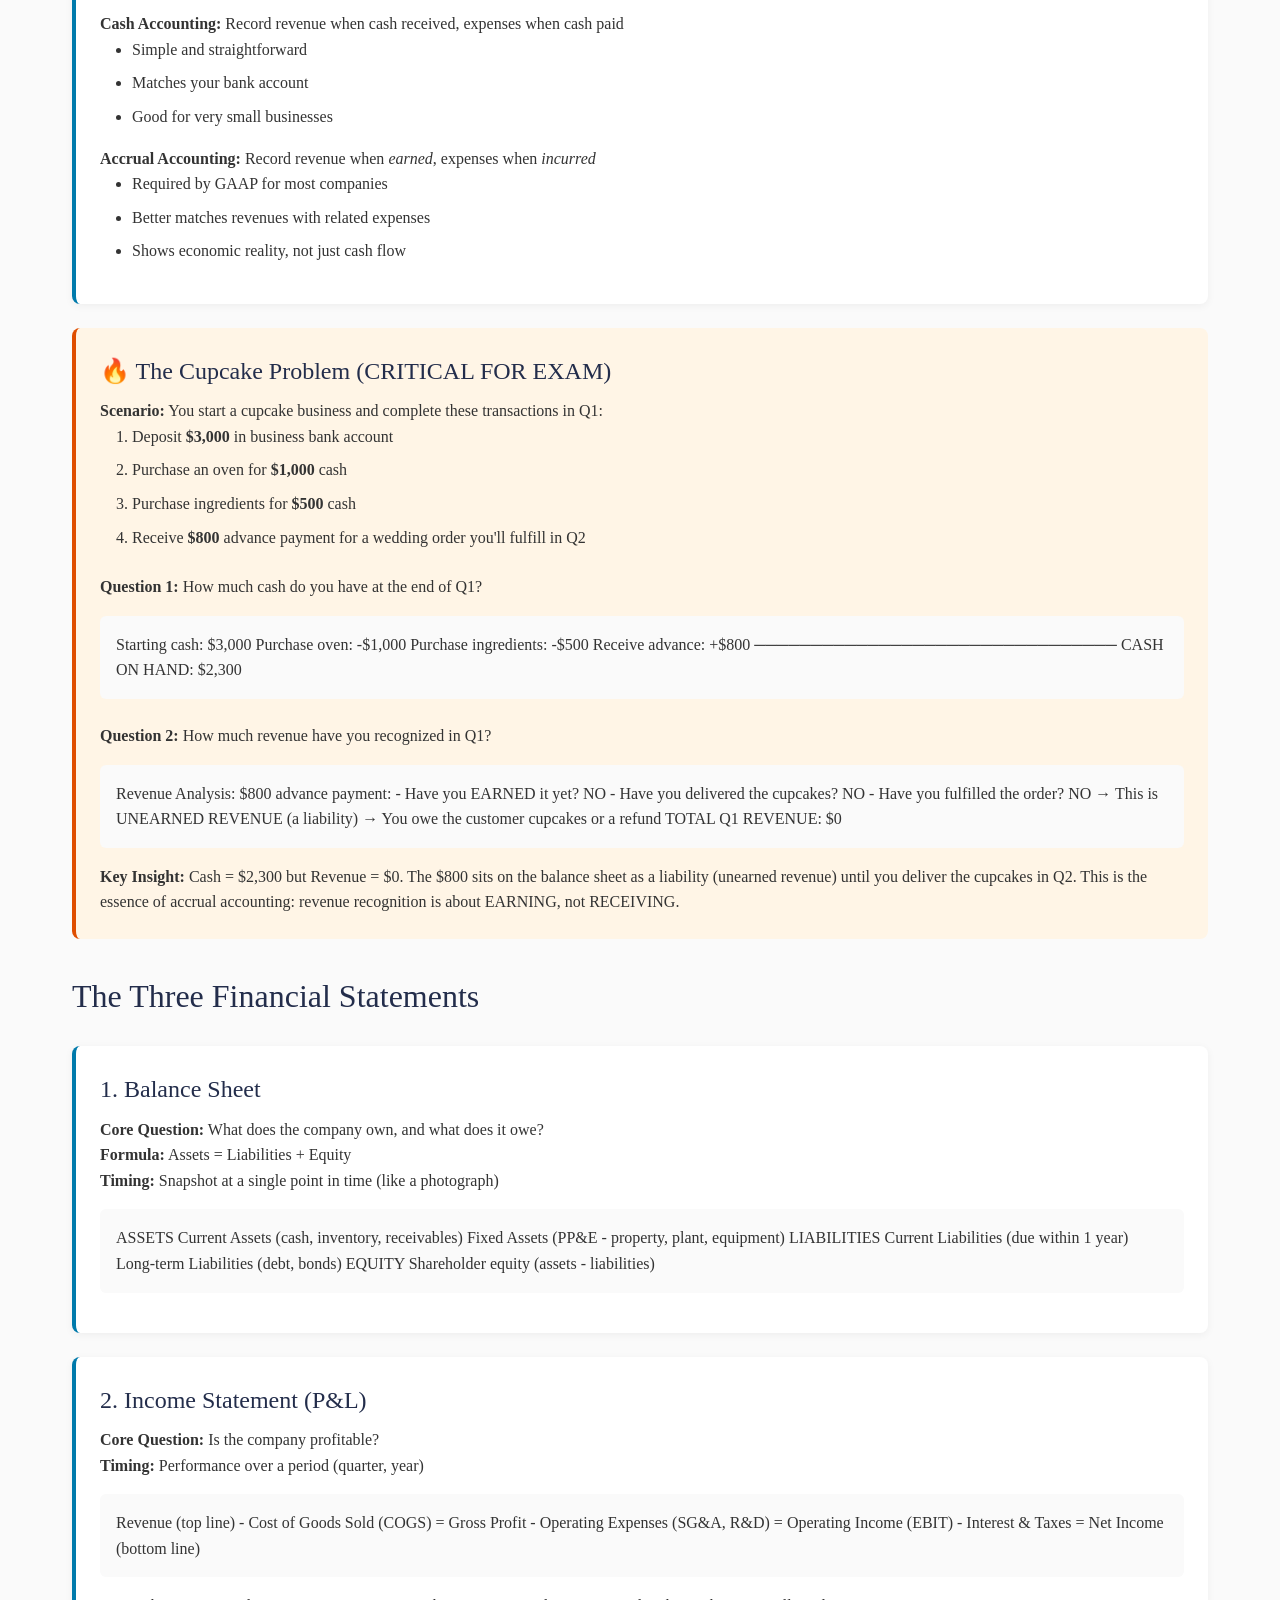
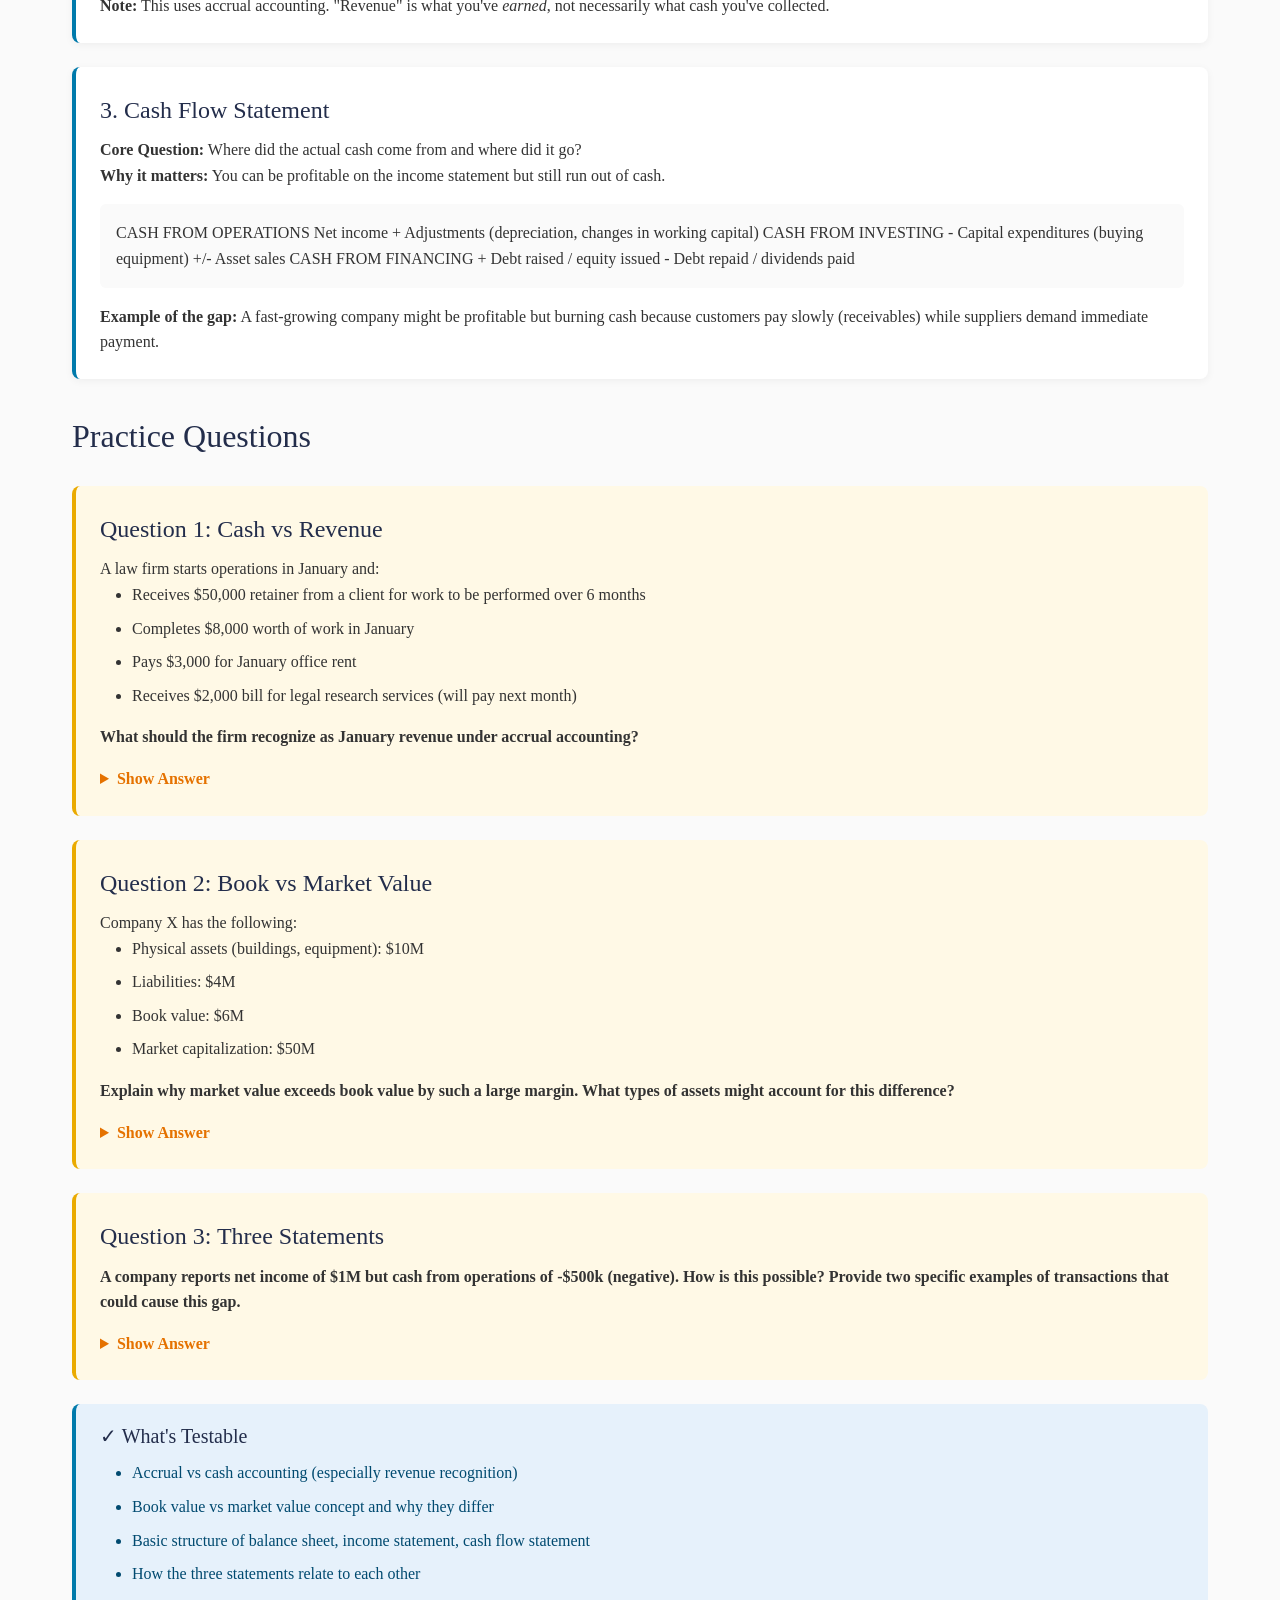
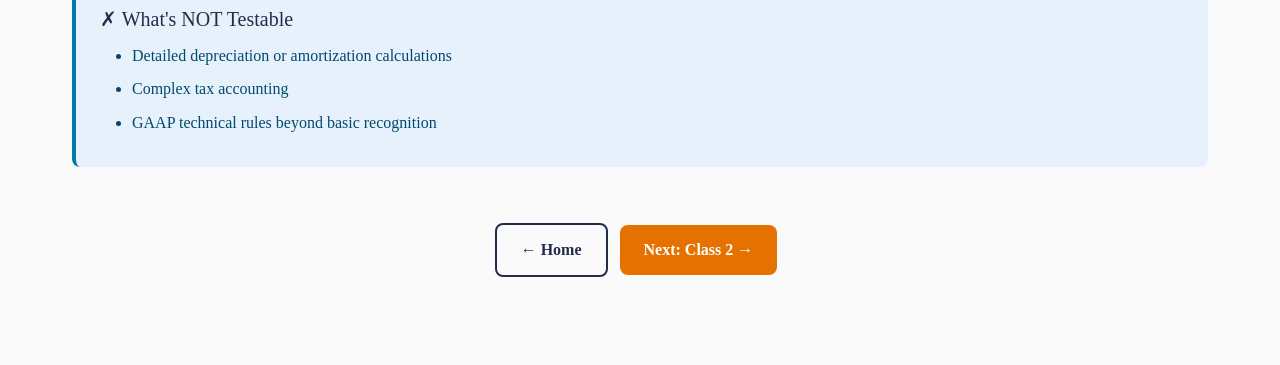
<file: class1.html>
<!DOCTYPE html>
<html lang="en">
<head>
    <meta charset="UTF-8">
    <meta name="viewport" content="width=device-width, initial-scale=1.0">
    <title>Class 1: Financial Statements - UVA Law</title>
    <link rel="stylesheet" href="styles.css">
</head>
<body>
    <nav>
        <div class="container">
            <div class="logo">⚖️ UVA Law - Intro to Law & Business</div>
            <ul>
                <li><a href="index.html">Home</a></li>
                <li><a href="class1.html">Class 1</a></li>
                <li><a href="class2.html">Class 2</a></li>
                <li><a href="class3.html">Class 3</a></li>
                <li><a href="class4.html">Class 4</a></li>
                <li><a href="class5.html">Class 5</a></li>
                <li><a href="class6.html">Class 6</a></li>
                <li><a href="class7.html">Class 7</a></li>
            </ul>
        </div>
    </nav>

    <div class="container">
        <h1>Class 1: Financial Statements</h1>
        <p style="font-size: 1.1rem; color: var(--cool-gray); margin-bottom: 2rem;">
            Understanding how companies measure value, track cash, and report financial performance
        </p>

        <div class="podcast-container">
            <div class="podcast-header">
                <span class="podcast-icon">🎧</span>
                <div>
                    <h3 class="podcast-title">Class 1 Podcast</h3>
                    <p class="podcast-duration">Listen first for overview (~12 minutes)</p>
                </div>
            </div>
            <audio controls>
                <source src="https://drive.google.com/uc?export=download&id=1gFzJrpF_VRwjpzZ8IU78h0iBm5fHb4TP" type="audio/mpeg">
            </audio>
            <div class="speed-controls">
                <button class="speed-btn" onclick="document.querySelector('audio').playbackRate=0.75">0.75x</button>
                <button class="speed-btn" onclick="document.querySelector('audio').playbackRate=1.0">1x</button>
                <button class="speed-btn" onclick="document.querySelector('audio').playbackRate=1.25">1.25x</button>
                <button class="speed-btn" onclick="document.querySelector('audio').playbackRate=1.5">1.5x</button>
                <button class="speed-btn" onclick="document.querySelector('audio').playbackRate=2.0">2x</button>
            </div>
        </div>

        <div class="alert alert-warning">
            <strong>🎯 EXAM FOCUS:</strong> The cupcake problem (accrual vs cash accounting) WILL appear with different numbers. Balance sheet, income statement, and cash flow statement basics are testable. Depreciation/amortization calculations are NOT tested.
        </div>

        <!-- SECTION 1: BOOK VS MARKET VALUE -->
        <h2>Book Value vs Market Value</h2>

        <div class="concept-box">
            <h3>Core Distinction</h3>
            <p><strong>Book Value:</strong> Assets minus liabilities as recorded on the balance sheet at historical cost.</p>
            <p><strong>Market Value:</strong> What investors actually believe the company is worth (stock price × outstanding shares).</p>
            
            <p style="margin-top: 1rem;"><strong>Why the gap exists:</strong> Balance sheets only capture tangible assets at the price originally paid. They don't reflect intangible assets (brand value, patents, customer relationships, trade secrets) or future earnings potential.</p>
        </div>

        <div class="example-box">
            <h3>📊 Example: Coca-Cola</h3>
            <p><strong>Book Value: Relatively Low</strong></p>
            <ul>
                <li>Coca-Cola franchises most of its bottling operations</li>
                <li>Physical assets (factories, equipment) are on franchisees' books, not Coke's</li>
                <li>Balance sheet shows limited tangible assets</li>
            </ul>
            
            <p><strong>Market Value: Massive ($250B+ market cap)</strong></p>
            <ul>
                <li>Brand worth estimated at $80B+</li>
                <li>Secret formula (intangible asset, not on balance sheet)</li>
                <li>Global distribution network and customer loyalty</li>
                <li>Future earnings from these intangibles drive market value</li>
            </ul>
            
            <p style="margin-top: 1rem;"><em>The takeaway:</em> Coca-Cola's value is in its BRAND and FORMULA, not in physical assets. Book value fundamentally cannot capture this.</p>
        </div>

        <!-- SECTION 2: ACCRUAL VS CASH ACCOUNTING -->
        <h2>Accrual Accounting vs Cash Accounting</h2>

        <div class="concept-box">
            <h3>The Fundamental Difference</h3>
            <p><strong>Cash Accounting:</strong> Record revenue when cash received, expenses when cash paid</p>
            <ul>
                <li>Simple and straightforward</li>
                <li>Matches your bank account</li>
                <li>Good for very small businesses</li>
            </ul>

            <p style="margin-top: 1rem;"><strong>Accrual Accounting:</strong> Record revenue when <em>earned</em>, expenses when <em>incurred</em></p>
            <ul>
                <li>Required by GAAP for most companies</li>
                <li>Better matches revenues with related expenses</li>
                <li>Shows economic reality, not just cash flow</li>
            </ul>
        </div>

        <div class="exam-box">
            <h3>🔥 The Cupcake Problem (CRITICAL FOR EXAM)</h3>
            
            <p><strong>Scenario:</strong> You start a cupcake business and complete these transactions in Q1:</p>
            <ol>
                <li>Deposit <strong>$3,000</strong> in business bank account</li>
                <li>Purchase an oven for <strong>$1,000</strong> cash</li>
                <li>Purchase ingredients for <strong>$500</strong> cash</li>
                <li>Receive <strong>$800</strong> advance payment for a wedding order you'll fulfill in Q2</li>
            </ol>

            <p style="margin-top: 1.5rem;"><strong>Question 1:</strong> How much cash do you have at the end of Q1?</p>
            
            <div class="calculation-box">
Starting cash:           $3,000
Purchase oven:          -$1,000
Purchase ingredients:     -$500
Receive advance:          +$800
────────────────────────────────
CASH ON HAND:            $2,300
            </div>

            <p style="margin-top: 1.5rem;"><strong>Question 2:</strong> How much revenue have you recognized in Q1?</p>
            
            <div class="calculation-box">
Revenue Analysis:

$800 advance payment:
- Have you EARNED it yet? NO
- Have you delivered the cupcakes? NO
- Have you fulfilled the order? NO

→ This is UNEARNED REVENUE (a liability)
→ You owe the customer cupcakes or a refund

TOTAL Q1 REVENUE:            $0
            </div>

            <p style="margin-top: 1rem;"><strong>Key Insight:</strong> Cash = $2,300 but Revenue = $0. The $800 sits on the balance sheet as a liability (unearned revenue) until you deliver the cupcakes in Q2. This is the essence of accrual accounting: revenue recognition is about EARNING, not RECEIVING.</p>
        </div>

        <!-- SECTION 3: THE THREE FINANCIAL STATEMENTS -->
        <h2>The Three Financial Statements</h2>

        <div class="concept-box">
            <h3>1. Balance Sheet</h3>
            <p><strong>Core Question:</strong> What does the company own, and what does it owe?</p>
            <p><strong>Formula:</strong> Assets = Liabilities + Equity</p>
            <p><strong>Timing:</strong> Snapshot at a single point in time (like a photograph)</p>
            
            <div class="calculation-box">
ASSETS
  Current Assets (cash, inventory, receivables)
  Fixed Assets (PP&E - property, plant, equipment)
  
LIABILITIES
  Current Liabilities (due within 1 year)
  Long-term Liabilities (debt, bonds)
  
EQUITY
  Shareholder equity (assets - liabilities)
            </div>
        </div>

        <div class="concept-box">
            <h3>2. Income Statement (P&L)</h3>
            <p><strong>Core Question:</strong> Is the company profitable?</p>
            <p><strong>Timing:</strong> Performance over a period (quarter, year)</p>
            
            <div class="calculation-box">
Revenue (top line)
- Cost of Goods Sold (COGS)
= Gross Profit
- Operating Expenses (SG&A, R&D)
= Operating Income (EBIT)
- Interest & Taxes
= Net Income (bottom line)
            </div>
            
            <p style="margin-top: 1rem;"><strong>Note:</strong> This uses accrual accounting. "Revenue" is what you've <em>earned</em>, not necessarily what cash you've collected.</p>
        </div>

        <div class="concept-box">
            <h3>3. Cash Flow Statement</h3>
            <p><strong>Core Question:</strong> Where did the actual cash come from and where did it go?</p>
            <p><strong>Why it matters:</strong> You can be profitable on the income statement but still run out of cash.</p>
            
            <div class="calculation-box">
CASH FROM OPERATIONS
  Net income
  + Adjustments (depreciation, changes in working capital)
  
CASH FROM INVESTING
  - Capital expenditures (buying equipment)
  +/- Asset sales
  
CASH FROM FINANCING
  + Debt raised / equity issued
  - Debt repaid / dividends paid
            </div>
            
            <p style="margin-top: 1rem;"><strong>Example of the gap:</strong> A fast-growing company might be profitable but burning cash because customers pay slowly (receivables) while suppliers demand immediate payment.</p>
        </div>

        <!-- PRACTICE QUESTIONS -->
        <h2>Practice Questions</h2>

        <div class="practice-box">
            <h3>Question 1: Cash vs Revenue</h3>
            <p>A law firm starts operations in January and:</p>
            <ul>
                <li>Receives $50,000 retainer from a client for work to be performed over 6 months</li>
                <li>Completes $8,000 worth of work in January</li>
                <li>Pays $3,000 for January office rent</li>
                <li>Receives $2,000 bill for legal research services (will pay next month)</li>
            </ul>
            
            <p><strong>What should the firm recognize as January revenue under accrual accounting?</strong></p>
            
            <details style="margin-top: 1rem;">
                <summary style="cursor: pointer; color: var(--uva-orange); font-weight: 600;">Show Answer</summary>
                <div style="margin-top: 1rem; padding: 1rem; background: white; border-radius: 6px;">
                    <p><strong>Answer: $8,000</strong></p>
                    <p><strong>Explanation:</strong></p>
                    <ul>
                        <li>The $50,000 retainer is unearned revenue (liability) until work is performed</li>
                        <li>Only $8,000 of work was actually completed in January</li>
                        <li>Therefore, only $8,000 is recognized as revenue</li>
                        <li>The remaining $42,000 stays as a liability on the balance sheet</li>
                    </ul>
                    <p><strong>Cash received ≠ Revenue earned.</strong> This is the core of accrual accounting.</p>
                </div>
            </details>
        </div>

        <div class="practice-box">
            <h3>Question 2: Book vs Market Value</h3>
            <p>Company X has the following:</p>
            <ul>
                <li>Physical assets (buildings, equipment): $10M</li>
                <li>Liabilities: $4M</li>
                <li>Book value: $6M</li>
                <li>Market capitalization: $50M</li>
            </ul>
            
            <p><strong>Explain why market value exceeds book value by such a large margin. What types of assets might account for this difference?</strong></p>
            
            <details style="margin-top: 1rem;">
                <summary style="cursor: pointer; color: var(--uva-orange); font-weight: 600;">Show Answer</summary>
                <div style="margin-top: 1rem; padding: 1rem; background: white; border-radius: 6px;">
                    <p><strong>Explanation:</strong></p>
                    <p>The $44M gap between book value ($6M) and market value ($50M) likely reflects intangible assets not captured on the balance sheet:</p>
                    <ul>
                        <li><strong>Brand value:</strong> Customer recognition and loyalty</li>
                        <li><strong>Intellectual property:</strong> Patents, trademarks, proprietary technology</li>
                        <li><strong>Human capital:</strong> Skilled workforce, management expertise</li>
                        <li><strong>Customer relationships:</strong> Long-term contracts, recurring revenue</li>
                        <li><strong>Market position:</strong> Network effects, competitive moat</li>
                        <li><strong>Future earnings potential:</strong> Expected growth and profitability</li>
                    </ul>
                    <p>Balance sheets use historical cost and only record tangible assets. Market value reflects what investors believe all assets—tangible and intangible—are worth based on future cash flows.</p>
                </div>
            </details>
        </div>

        <div class="practice-box">
            <h3>Question 3: Three Statements</h3>
            <p><strong>A company reports net income of $1M but cash from operations of -$500k (negative). How is this possible? Provide two specific examples of transactions that could cause this gap.</strong></p>
            
            <details style="margin-top: 1rem;">
                <summary style="cursor: pointer; color: var(--uva-orange); font-weight: 600;">Show Answer</summary>
                <div style="margin-top: 1rem; padding: 1rem; background: white; border-radius: 6px;">
                    <p><strong>Answer:</strong> This is possible because the income statement uses accrual accounting while the cash flow statement tracks actual cash movements.</p>
                    
                    <p><strong>Example 1: Accounts Receivable Increase</strong></p>
                    <ul>
                        <li>Company makes $2M in sales (recognized as revenue)</li>
                        <li>But customers haven't paid yet (sales on credit)</li>
                        <li>Income statement shows the revenue, cash flow statement shows no cash received</li>
                    </ul>
                    
                    <p><strong>Example 2: Inventory Build-Up</strong></p>
                    <ul>
                        <li>Company spends $1M cash buying inventory</li>
                        <li>Inventory doesn't become an expense until sold</li>
                        <li>Cash goes out immediately, but expense is deferred</li>
                    </ul>
                    
                    <p><strong>Key Insight:</strong> Growing companies often show this pattern—profitable but cash-burning because they're investing in receivables and inventory faster than they're collecting cash.</p>
                </div>
            </details>
        </div>

        <!-- EXAM TIP -->
        <div class="alert alert-info">
            <h4>✓ What's Testable</h4>
            <ul>
                <li>Accrual vs cash accounting (especially revenue recognition)</li>
                <li>Book value vs market value concept and why they differ</li>
                <li>Basic structure of balance sheet, income statement, cash flow statement</li>
                <li>How the three statements relate to each other</li>
            </ul>
            
            <h4 style="margin-top: 1rem;">✗ What's NOT Testable</h4>
            <ul>
                <li>Detailed depreciation or amortization calculations</li>
                <li>Complex tax accounting</li>
                <li>GAAP technical rules beyond basic recognition</li>
            </ul>
        </div>

        <div style="margin: 3rem 0; text-align: center;">
            <a href="index.html" class="btn btn-secondary">← Home</a>
            <a href="class2.html" class="btn btn-primary">Next: Class 2 →</a>
        </div>
    </div>
</body>
</html>
</file>
<file: styles.css>
* { 
    margin: 0; 
    padding: 0; 
    box-sizing: border-box; 
}

:root {
    --uva-blue: #232D4B;
    --uva-orange: #E57200;
    --rotunda-orange: #DF4E00;
    --lawn-green: #00843D;
    --cool-gray: #666666;
    --light-gray: #FAFAFA;
    --medium-gray: #DDDDDD;
    --podcast-purple: #592A8A;
    --success: #00843D;
    --warning: #EAAA00;
    --error: #DF4E00;
    --info: #007AAB;
}

body {
    font-family: 'Spectral', Georgia, serif;
    background: var(--light-gray);
    color: #333;
    line-height: 1.6;
}

h1, h2, h3, h4 { 
    font-family: 'Spectral', Georgia, serif;
    font-weight: 500;
    color: var(--uva-blue);
}

h1 { font-size: 2.5rem; margin-bottom: 0.5rem; }
h2 { font-size: 2rem; margin: 2rem 0 1rem; }
h3 { font-size: 1.5rem; margin-bottom: 0.5rem; }
h4 { font-size: 1.25rem; margin-bottom: 0.5rem; }

/* Navigation */
nav {
    background: var(--uva-blue);
    color: white;
    padding: 1rem 2rem;
    position: sticky;
    top: 0;
    z-index: 1000;
    box-shadow: 0 2px 8px rgba(0,0,0,0.1);
}

nav .container {
    max-width: 1400px;
    margin: 0 auto;
    display: flex;
    justify-content: space-between;
    align-items: center;
}

nav .logo {
    font-size: 1.1rem;
    font-weight: 600;
}

nav ul {
    display: flex;
    gap: 2rem;
    list-style: none;
}

nav a {
    color: white;
    text-decoration: none;
    transition: opacity 0.2s;
}

nav a:hover { 
    opacity: 0.8; 
}

/* Container */
.container {
    max-width: 1200px;
    margin: 0 auto;
    padding: 2rem;
}

/* Content Boxes */
.concept-box {
    background: white;
    border-left: 4px solid var(--info);
    padding: 1.5rem;
    margin: 1.5rem 0;
    border-radius: 8px;
    box-shadow: 0 2px 8px rgba(0,0,0,0.05);
}

.example-box {
    background: #E6F7EE;
    border-left: 4px solid var(--lawn-green);
    padding: 1.5rem;
    margin: 1.5rem 0;
    border-radius: 8px;
}

.practice-box {
    background: #FFF9E6;
    border-left: 4px solid var(--warning);
    padding: 1.5rem;
    margin: 1.5rem 0;
    border-radius: 8px;
}

.exam-box {
    background: #FFF5E6;
    border-left: 4px solid var(--rotunda-orange);
    padding: 1.5rem;
    margin: 1.5rem 0;
    border-radius: 8px;
}

.calculation-box {
    background: var(--light-gray);
    padding: 1rem;
    border-radius: 6px;
    font-family: 'Spectral', Georgia, serif;
    margin: 1rem 0;
    overflow-x: auto;
}

/* Alerts */
.alert {
    padding: 1rem 1.5rem;
    border-radius: 8px;
    margin: 1.5rem 0;
    border-left: 4px solid;
}

.alert-warning {
    background: #FFF5E6;
    border-left-color: var(--rotunda-orange);
    color: #8B4000;
}

.alert-info {
    background: #E6F1FB;
    border-left-color: var(--info);
    color: #004A70;
}

.alert-success {
    background: #E6F7EE;
    border-left-color: var(--lawn-green);
    color: #005A2B;
}

/* Badges */
.badge {
    display: inline-block;
    padding: 0.25rem 0.75rem;
    border-radius: 20px;
    font-size: 0.75rem;
    font-weight: 600;
    margin-right: 0.5rem;
}

.badge-critical { background: #FFF5E6; color: var(--rotunda-orange); }
.badge-calculation { background: #E6F1FB; color: var(--info); }
.badge-testable { background: #E6F7EE; color: var(--lawn-green); }

/* Buttons */
.btn {
    display: inline-block;
    padding: 0.75rem 1.5rem;
    border-radius: 8px;
    font-weight: 600;
    text-decoration: none;
    transition: all 0.2s;
    border: none;
    cursor: pointer;
    font-size: 1rem;
    margin: 0.5rem 0.5rem 0.5rem 0;
}

.btn-primary {
    background: var(--uva-orange);
    color: white;
}

.btn-primary:hover {
    background: var(--rotunda-orange);
}

.btn-secondary {
    background: transparent;
    border: 2px solid var(--uva-blue);
    color: var(--uva-blue);
}

.btn-secondary:hover {
    background: var(--uva-blue);
    color: white;
}

/* Lists */
ul, ol {
    margin-left: 2rem;
    margin-bottom: 1rem;
}

li {
    margin-bottom: 0.5rem;
}

/* Podcast Player */
.podcast-container {
    background: linear-gradient(135deg, #592A8A 0%, #7B42BC 100%);
    padding: 1.5rem;
    border-radius: 12px;
    margin: 2rem 0;
    box-shadow: 0 4px 12px rgba(89, 42, 138, 0.3);
}

.podcast-header {
    display: flex;
    align-items: center;
    gap: 1rem;
    margin-bottom: 1rem;
}

.podcast-icon {
    font-size: 2rem;
}

.podcast-title {
    color: white;
    margin: 0;
    font-size: 1.2rem;
}

.podcast-duration {
    color: rgba(255,255,255,0.8);
    margin: 0;
    font-size: 0.9rem;
}

audio {
    width: 100%;
    margin: 0.5rem 0;
}

.speed-controls {
    display: flex;
    gap: 0.5rem;
    margin-top: 1rem;
    flex-wrap: wrap;
}

.speed-btn {
    background: rgba(255,255,255,0.2);
    color: white;
    border: none;
    padding: 0.5rem 1rem;
    border-radius: 6px;
    cursor: pointer;
    transition: background 0.2s;
}

.speed-btn:hover {
    background: rgba(255,255,255,0.3);
}

/* Tables */
table {
    width: 100%;
    border-collapse: collapse;
    margin: 1rem 0;
    background: white;
    border-radius: 8px;
    overflow: hidden;
}

th {
    background: var(--uva-blue);
    color: white;
    padding: 1rem;
    text-align: left;
    font-weight: 600;
}

td {
    padding: 1rem;
    border-bottom: 1px solid var(--medium-gray);
}

tr:last-child td {
    border-bottom: none;
}

/* Utility Classes */
.text-center { text-align: center; }
.mt-2 { margin-top: 2rem; }
.mb-2 { margin-bottom: 2rem; }

/* Responsive */
@media (max-width: 768px) {
    nav ul {
        display: none;
    }
    
    .container {
        padding: 1rem;
    }
    
    h1 { font-size: 2rem; }
    h2 { font-size: 1.5rem; }
}
</file>
